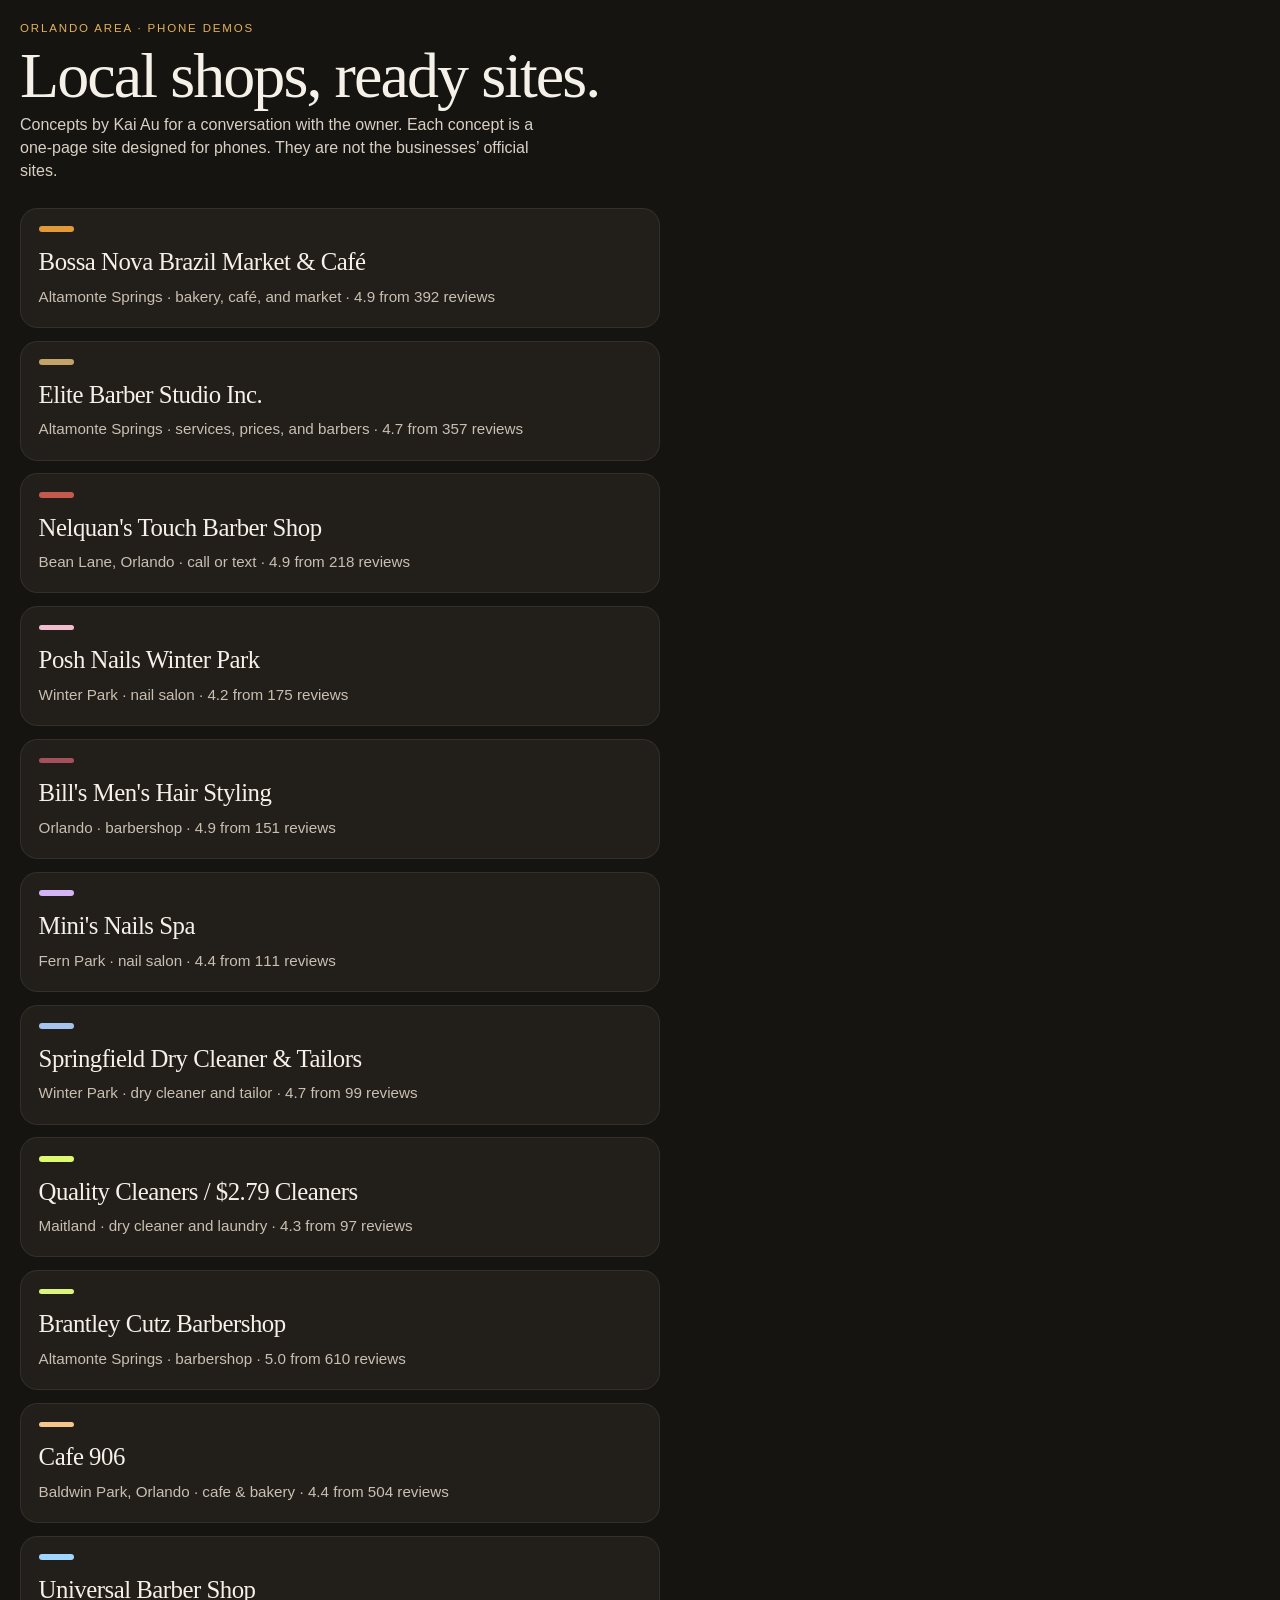
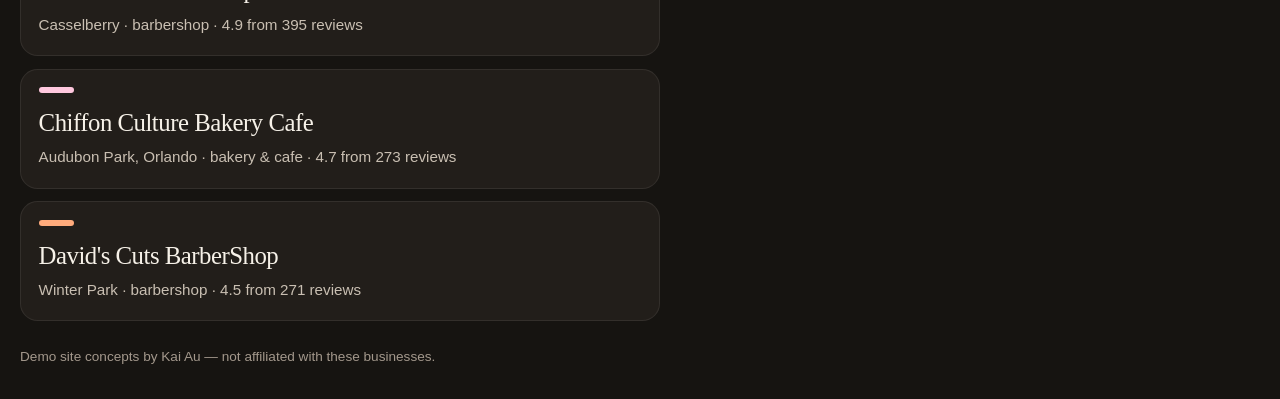
<file: index.html>
<!DOCTYPE html>
<html lang="en">
<head>
  <meta charset="utf-8">
  <meta name="viewport" content="width=device-width, initial-scale=1">
  <meta name="robots" content="noindex">
  <meta name="theme-color" content="#161411">
  <meta name="description" content="Phone-ready website concepts by Kai Au for thirteen local businesses in the Orlando area.">
  <title>Site concepts · Kai Au</title>
  <style>
    :root { color-scheme: dark; }
    * { box-sizing: border-box; }
    body {
      margin: 0;
      min-height: 100vh;
      background: #161411;
      color: #f6f1e8;
      font-family: "Iowan Old Style", Palatino, Georgia, "Liberation Serif", serif;
      line-height: 1.45;
      padding: 1.25rem 1.25rem calc(2rem + env(safe-area-inset-bottom));
    }
    a { color: inherit; }
    :focus-visible { outline: 3px solid #e1b15a; outline-offset: 3px; }
    header { max-width: 40rem; }
    .kicker {
      font-family: "Avenir Next", "Segoe UI", sans-serif;
      letter-spacing: 0.16em;
      text-transform: uppercase;
      font-size: 0.72rem;
      color: #e1b15a;
      margin: 0 0 0.6rem;
    }
    h1 {
      font-weight: 500;
      font-size: clamp(2.4rem, 11vw, 4rem);
      line-height: 0.95;
      letter-spacing: -0.03em;
      margin: 0;
    }
    .lede {
      font-family: "Avenir Next", "Segoe UI", sans-serif;
      color: #d9d0c3;
      max-width: 34rem;
    }
    main {
      display: grid;
      gap: 0.8rem;
      margin-top: 1.6rem;
      max-width: 40rem;
    }
    .card {
      display: block;
      text-decoration: none;
      background: #221e1a;
      border-radius: 1.1rem;
      padding: 1.1rem 1.1rem 1.15rem;
      border: 1px solid rgba(246, 241, 232, 0.08);
      min-height: 7.5rem;
    }
    .card:hover, .card:focus-visible { border-color: rgba(225, 177, 90, 0.7); }
    .swatch {
      width: 2.2rem;
      height: 0.35rem;
      border-radius: 99px;
      margin-bottom: 0.75rem;
    }
    .bossa { background: #e19a3a; }
    .elite { background: #c4a36a; }
    .nel { background: #c45a4e; }
    .posh-nails { background: #efbdcd; }
    .bills-mens-hair { background: #a6505c; }
    .minis-nails { background: #d3b5f5; }
    .springfield-cleaners { background: #a4c3ef; }
    .quality-cleaners { background: #dcf96f; }
    .brantley-cutz { background: #dcf37c; }
    .cafe-906 { background: #f5c58a; }
    .universal-barber { background: #9ed6ff; }
    .chiffon-culture { background: #ffc8de; }
    .davids-cuts { background: #ffab7c; }
    h2 {
      margin: 0;
      font-size: 1.55rem;
      font-weight: 500;
      letter-spacing: -0.02em;
    }
    p { margin: 0.35rem 0 0; }
    .meta {
      font-family: "Avenir Next", "Segoe UI", sans-serif;
      color: #c9bfb2;
      font-size: 0.95rem;
    }
    footer {
      max-width: 40rem;
      margin-top: 1.6rem;
      font-family: "Avenir Next", "Segoe UI", sans-serif;
      color: #a3988c;
      font-size: 0.85rem;
    }
  </style>
</head>
<body>
  <header>
    <p class="kicker">Orlando area · phone demos</p>
    <h1>Local shops, ready sites.</h1>
    <p class="lede">Concepts by Kai Au for a conversation with the owner. Each concept is a one-page site designed for phones. They are not the businesses’ official sites.</p>
  </header>
  <main>
    <a class="card" href="bossa-nova/">
      <div class="swatch bossa" aria-hidden="true"></div>
      <h2>Bossa Nova Brazil Market &amp; Café</h2>
      <p class="meta">Altamonte Springs · bakery, café, and market · 4.9 from 392 reviews</p>
    </a>
    <a class="card" href="elite-barber/">
      <div class="swatch elite" aria-hidden="true"></div>
      <h2>Elite Barber Studio Inc.</h2>
      <p class="meta">Altamonte Springs · services, prices, and barbers · 4.7 from 357 reviews</p>
    </a>
    <a class="card" href="nelquans-touch/">
      <div class="swatch nel" aria-hidden="true"></div>
      <h2>Nelquan's Touch Barber Shop</h2>
      <p class="meta">Bean Lane, Orlando · call or text · 4.9 from 218 reviews</p>
    </a>
    <a class="card" href="posh-nails/">
      <div class="swatch posh-nails" aria-hidden="true"></div>
      <h2>Posh Nails Winter Park</h2>
      <p class="meta">Winter Park · nail salon · 4.2 from 175 reviews</p>
    </a>
    <a class="card" href="bills-mens-hair/">
      <div class="swatch bills-mens-hair" aria-hidden="true"></div>
      <h2>Bill&#x27;s Men&#x27;s Hair Styling</h2>
      <p class="meta">Orlando · barbershop · 4.9 from 151 reviews</p>
    </a>
    <a class="card" href="minis-nails/">
      <div class="swatch minis-nails" aria-hidden="true"></div>
      <h2>Mini&#x27;s Nails Spa</h2>
      <p class="meta">Fern Park · nail salon · 4.4 from 111 reviews</p>
    </a>
    <a class="card" href="springfield-cleaners/">
      <div class="swatch springfield-cleaners" aria-hidden="true"></div>
      <h2>Springfield Dry Cleaner &amp; Tailors</h2>
      <p class="meta">Winter Park · dry cleaner and tailor · 4.7 from 99 reviews</p>
    </a>
    <a class="card" href="quality-cleaners/">
      <div class="swatch quality-cleaners" aria-hidden="true"></div>
      <h2>Quality Cleaners / $2.79 Cleaners</h2>
      <p class="meta">Maitland · dry cleaner and laundry · 4.3 from 97 reviews</p>
    </a>
    <a class="card" href="brantley-cutz/">
      <div class="swatch brantley-cutz" aria-hidden="true"></div>
      <h2>Brantley Cutz Barbershop</h2>
      <p class="meta">Altamonte Springs · barbershop · 5.0 from 610 reviews</p>
    </a>
    <a class="card" href="cafe-906/">
      <div class="swatch cafe-906" aria-hidden="true"></div>
      <h2>Cafe 906</h2>
      <p class="meta">Baldwin Park, Orlando · cafe &amp; bakery · 4.4 from 504 reviews</p>
    </a>
    <a class="card" href="universal-barber/">
      <div class="swatch universal-barber" aria-hidden="true"></div>
      <h2>Universal Barber Shop</h2>
      <p class="meta">Casselberry · barbershop · 4.9 from 395 reviews</p>
    </a>
    <a class="card" href="chiffon-culture/">
      <div class="swatch chiffon-culture" aria-hidden="true"></div>
      <h2>Chiffon Culture Bakery Cafe</h2>
      <p class="meta">Audubon Park, Orlando · bakery &amp; cafe · 4.7 from 273 reviews</p>
    </a>
    <a class="card" href="davids-cuts/">
      <div class="swatch davids-cuts" aria-hidden="true"></div>
      <h2>David&#x27;s Cuts BarberShop</h2>
      <p class="meta">Winter Park · barbershop · 4.5 from 271 reviews</p>
    </a>
  </main>
  <footer>
    <p>Demo site concepts by Kai Au — not affiliated with these businesses.</p>
  </footer>
</body>
</html>
</file>
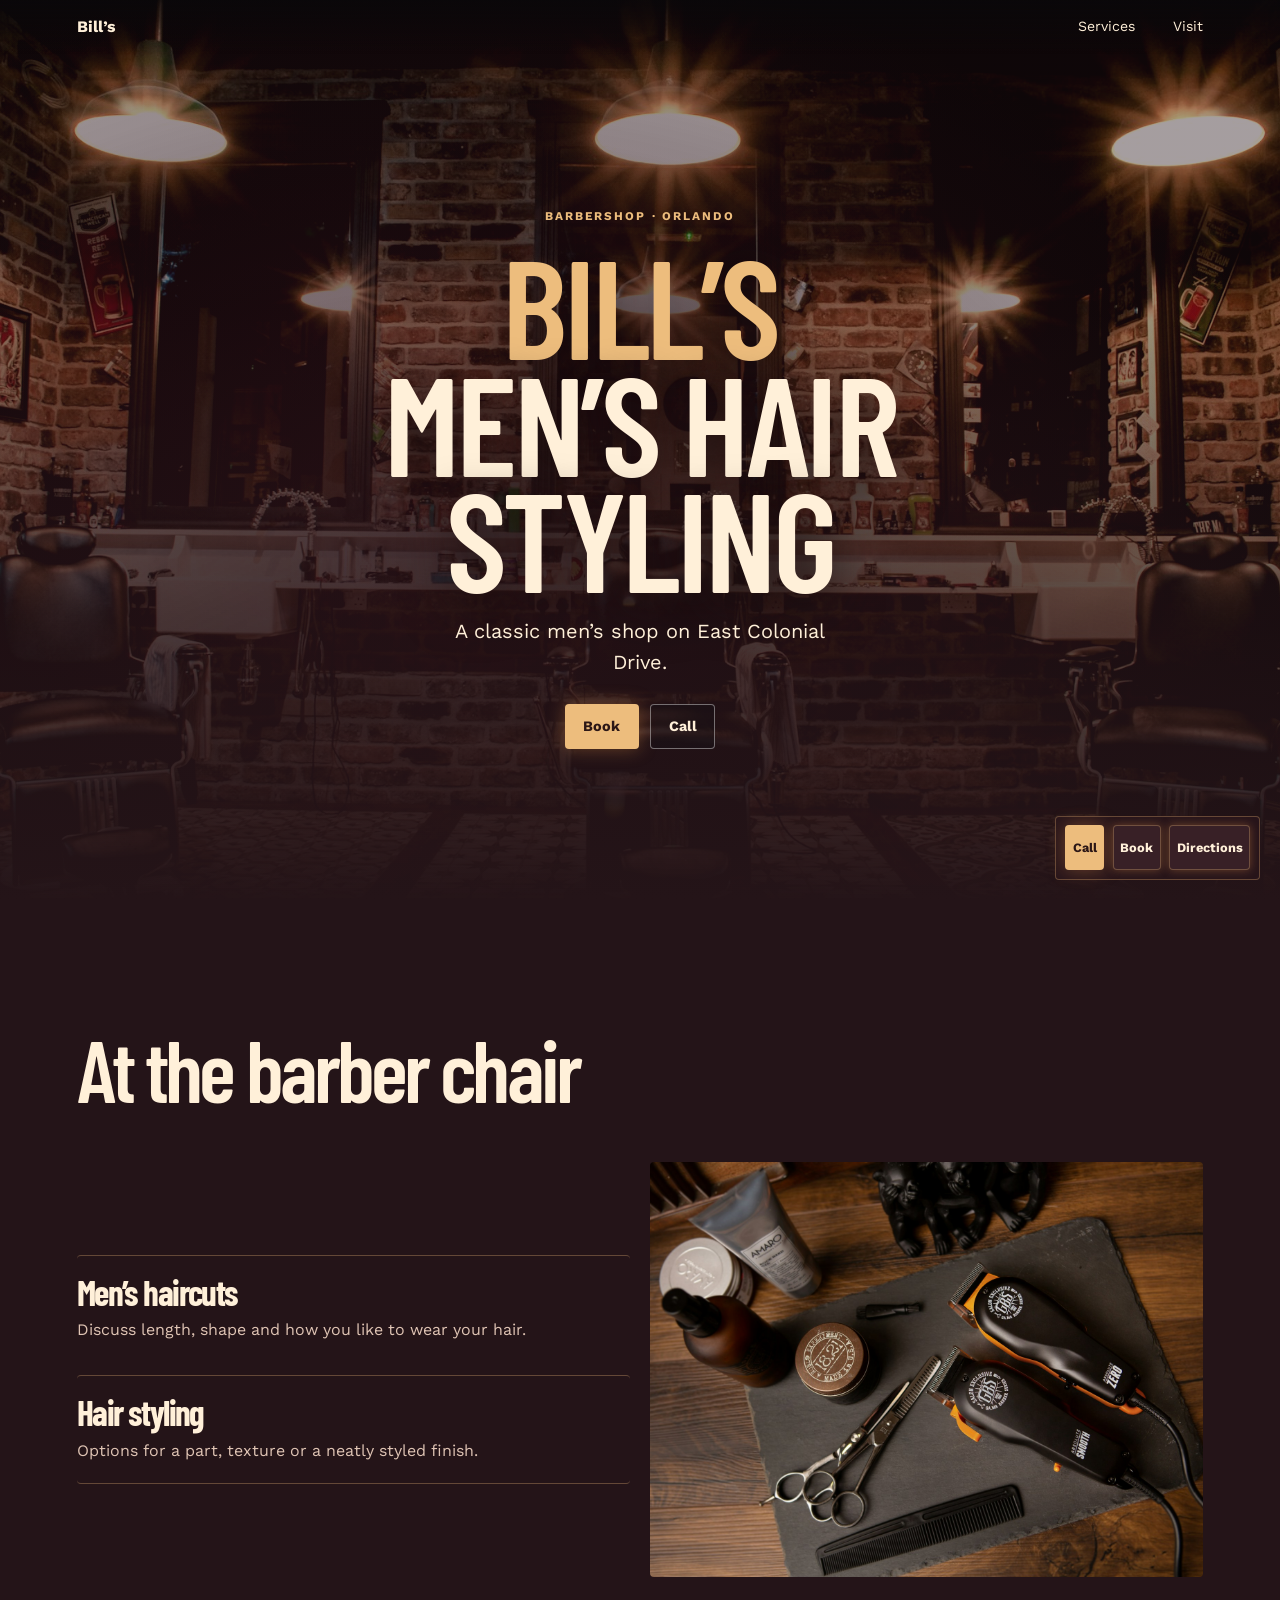
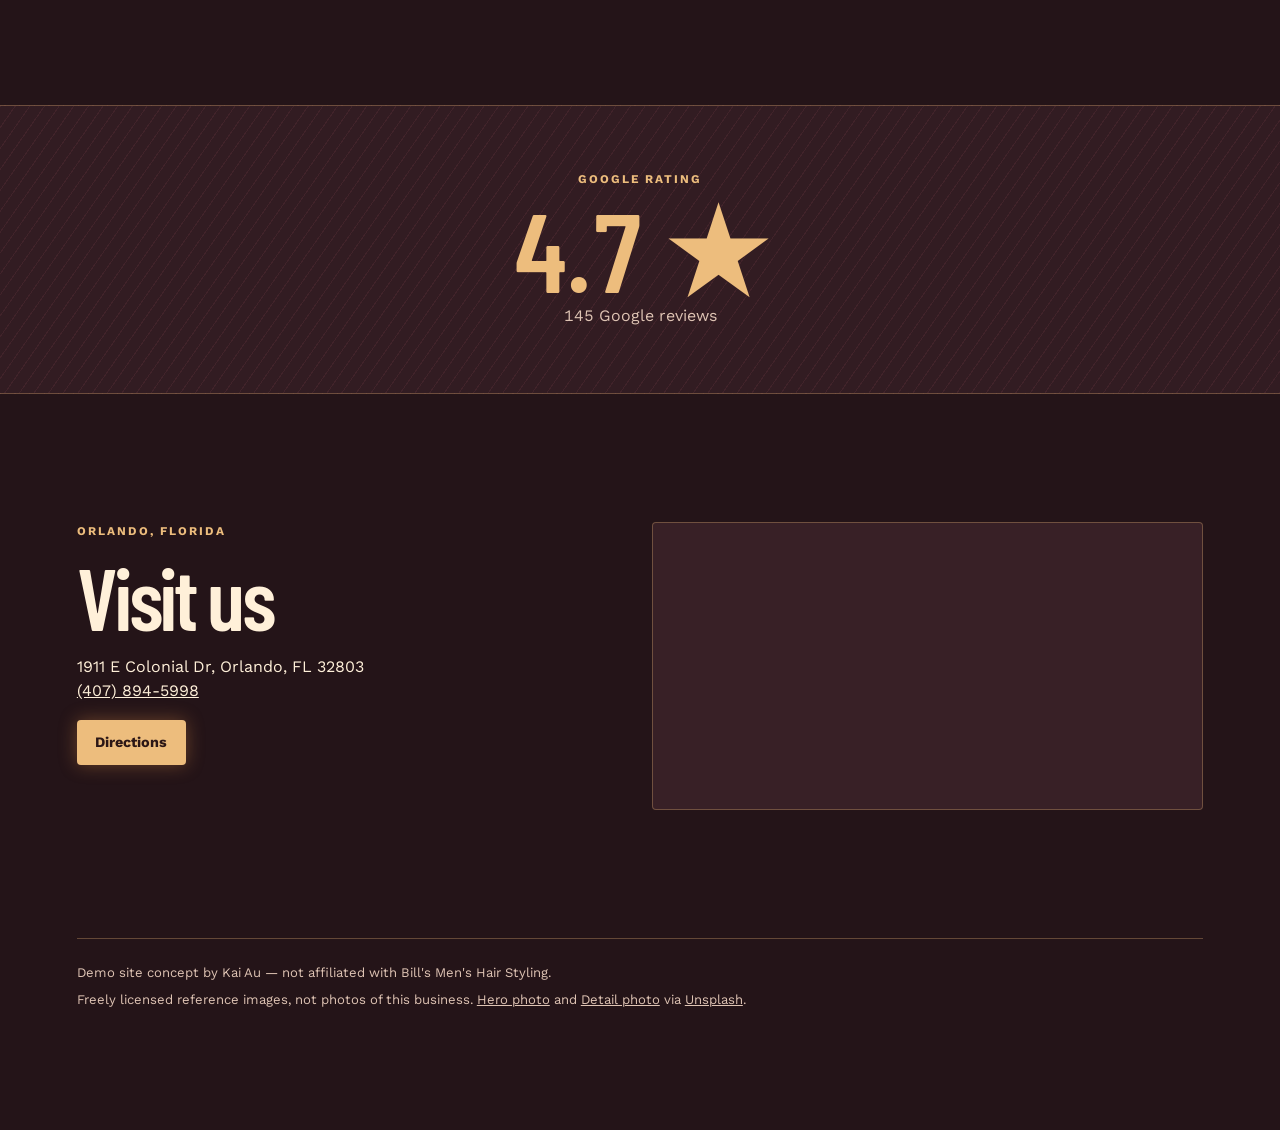
<file: bills-mens-hair/index.html>
<!DOCTYPE html>
<html lang="en">
<head>
  <meta charset="utf-8">
  <meta name="viewport" content="width=device-width, initial-scale=1, viewport-fit=cover">
  <meta name="robots" content="noindex">
  <meta name="theme-color" content="#241418">
  <meta name="description" content="Demo concept for Bill&#x27;s Men&#x27;s Hair Styling, barbershop in Orlando, Florida.">
  <title>Bill&#x27;s Men&#x27;s Hair Styling · Orlando</title>
  <link rel="icon" href="data:,">
  <link rel="preconnect" href="https://fonts.googleapis.com">
  <link rel="preconnect" href="https://fonts.gstatic.com" crossorigin>
  <link rel="stylesheet" href="https://fonts.googleapis.com/css2?family=Barlow+Condensed:wght@700&amp;family=Work+Sans:wght@400;500;700&amp;display=swap">
  <link rel="stylesheet" href="../assets/demo.css">
  <link rel="stylesheet" href="styles.css">
  <script src="../assets/demo.js" defer></script>
  <!-- Freely licensed reference photos, not photos of this business.
    img/hero.jpg — Unsplash License — https://images.unsplash.com/photo-1585747860715-2ba37e788b70
    img/detail.jpg — Unsplash License — https://images.unsplash.com/photo-1621605815971-fbc98d665033
  -->
</head>
<body>
  <a class="skip" href="#content">Skip to content</a>
  <header class="top">
    <a class="brand" href="#title">Bill’s</a>
    <nav aria-label="On this page">
      <a href="#services">Services</a>
      <a href="#visit">Visit</a>
    </nav>
  </header>

  <main id="content" tabindex="-1">
    <section class="hero" aria-labelledby="title">
      <div class="hero-media"><img src="img/hero.jpg" width="1800" height="1196" fetchpriority="high" alt="A row of barber chairs under warm lights. Reference photo, not a photo of this business."></div>
      <div class="hero-copy">
        <p class="eyebrow" data-intro>Barbershop · Orlando</p>
        <h1 id="title">
            <span data-intro style="--step: 1">Bill’s</span>
            <span data-intro style="--step: 2">Men’s Hair</span>
            <span data-intro style="--step: 3">Styling</span>
        </h1>
        <p class="lede" data-intro style="--step: 4">A classic men’s shop on East Colonial Drive.</p>
        <div class="actions" data-intro style="--step: 5">
          <a class="button primary" href="https://www.appointmentquest.com/scheduler/2050089321" target="_blank" rel="noopener noreferrer">Book</a>
          <a class="button secondary" href="tel:+14078945998">Call</a>
        </div>
      </div>
    </section>

    <section class="section wrap" id="services" aria-labelledby="services-title">
      <h2 class="section-heading" id="services-title" data-reveal>At the barber chair</h2>
      <div class="services">
        <ul class="service-list">
            <li class="service" data-reveal style="--delay: 0ms">
              <h3>Men’s haircuts</h3>
              <p>Discuss length, shape and how you like to wear your hair.</p>
            </li>
            <li class="service" data-reveal style="--delay: 100ms">
              <h3>Hair styling</h3>
              <p>Options for a part, texture or a neatly styled finish.</p>
            </li>
        </ul>
        <figure class="detail-photo" data-reveal><img src="img/detail.jpg" width="1800" height="1200" loading="lazy" decoding="async" alt="Clippers, combs and shears on a work surface. Reference photo, not a photo of this business."></figure>
      </div>
    </section>

    <section class="rating" aria-labelledby="rating-title">
      <div data-reveal>
        <p class="eyebrow" id="rating-title">Google rating</p>
        <div aria-hidden="true">
          <p class="score"><span data-count>4.9</span><span> ★</span></p>
          <p class="reviews"><span data-count>151</span> Google reviews</p>
        </div>
        <p class="sr-only">4.9 out of 5 from 151 Google reviews</p>
      </div>
    </section>

    <section class="section wrap visit" id="visit" aria-labelledby="visit-title">
      <div data-reveal>
        <p class="eyebrow">Orlando, Florida</p>
        <h2 id="visit-title">Visit us</h2>
        <address>1911 E Colonial Dr, Orlando, FL 32803<br>
          <a href="tel:+14078945998">(407) 894-5998</a>
        </address>
        <a class="button primary" href="https://www.google.com/maps/dir/?api=1&amp;destination=1911%20E%20Colonial%20Dr%2C%20Orlando%2C%20FL%2032803" target="_blank" rel="noopener noreferrer">Directions</a>
      </div>
      <iframe class="map" title="Map to Bill&#x27;s Men&#x27;s Hair Styling in Orlando" loading="lazy"
        referrerpolicy="no-referrer-when-downgrade"
        src="https://maps.google.com/maps?q=1911%20E%20Colonial%20Dr%2C%20Orlando%2C%20FL%2032803&amp;hl=en&amp;z=16&amp;output=embed"></iframe>
    </section>
  </main>

  <footer class="wrap">
    <p>Demo site concept by Kai Au — not affiliated with Bill&#x27;s Men&#x27;s Hair Styling.</p>
    <p>Freely licensed reference images, not photos of this business. <a href="https://images.unsplash.com/photo-1585747860715-2ba37e788b70">Hero photo</a> and <a href="https://images.unsplash.com/photo-1621605815971-fbc98d665033">Detail photo</a> via <a href="https://unsplash.com/license">Unsplash</a>.</p>
  </footer>

  <nav class="sticky" aria-label="Contact and directions">
    <a class="button primary" href="tel:+14078945998">Call</a>
    <a class="button secondary" href="https://www.appointmentquest.com/scheduler/2050089321" target="_blank" rel="noopener noreferrer">Book</a>
    <a class="button secondary" href="https://www.google.com/maps/dir/?api=1&amp;destination=1911%20E%20Colonial%20Dr%2C%20Orlando%2C%20FL%2032803" target="_blank" rel="noopener noreferrer">Directions</a>
  </nav>
</body>
</html>
</file>
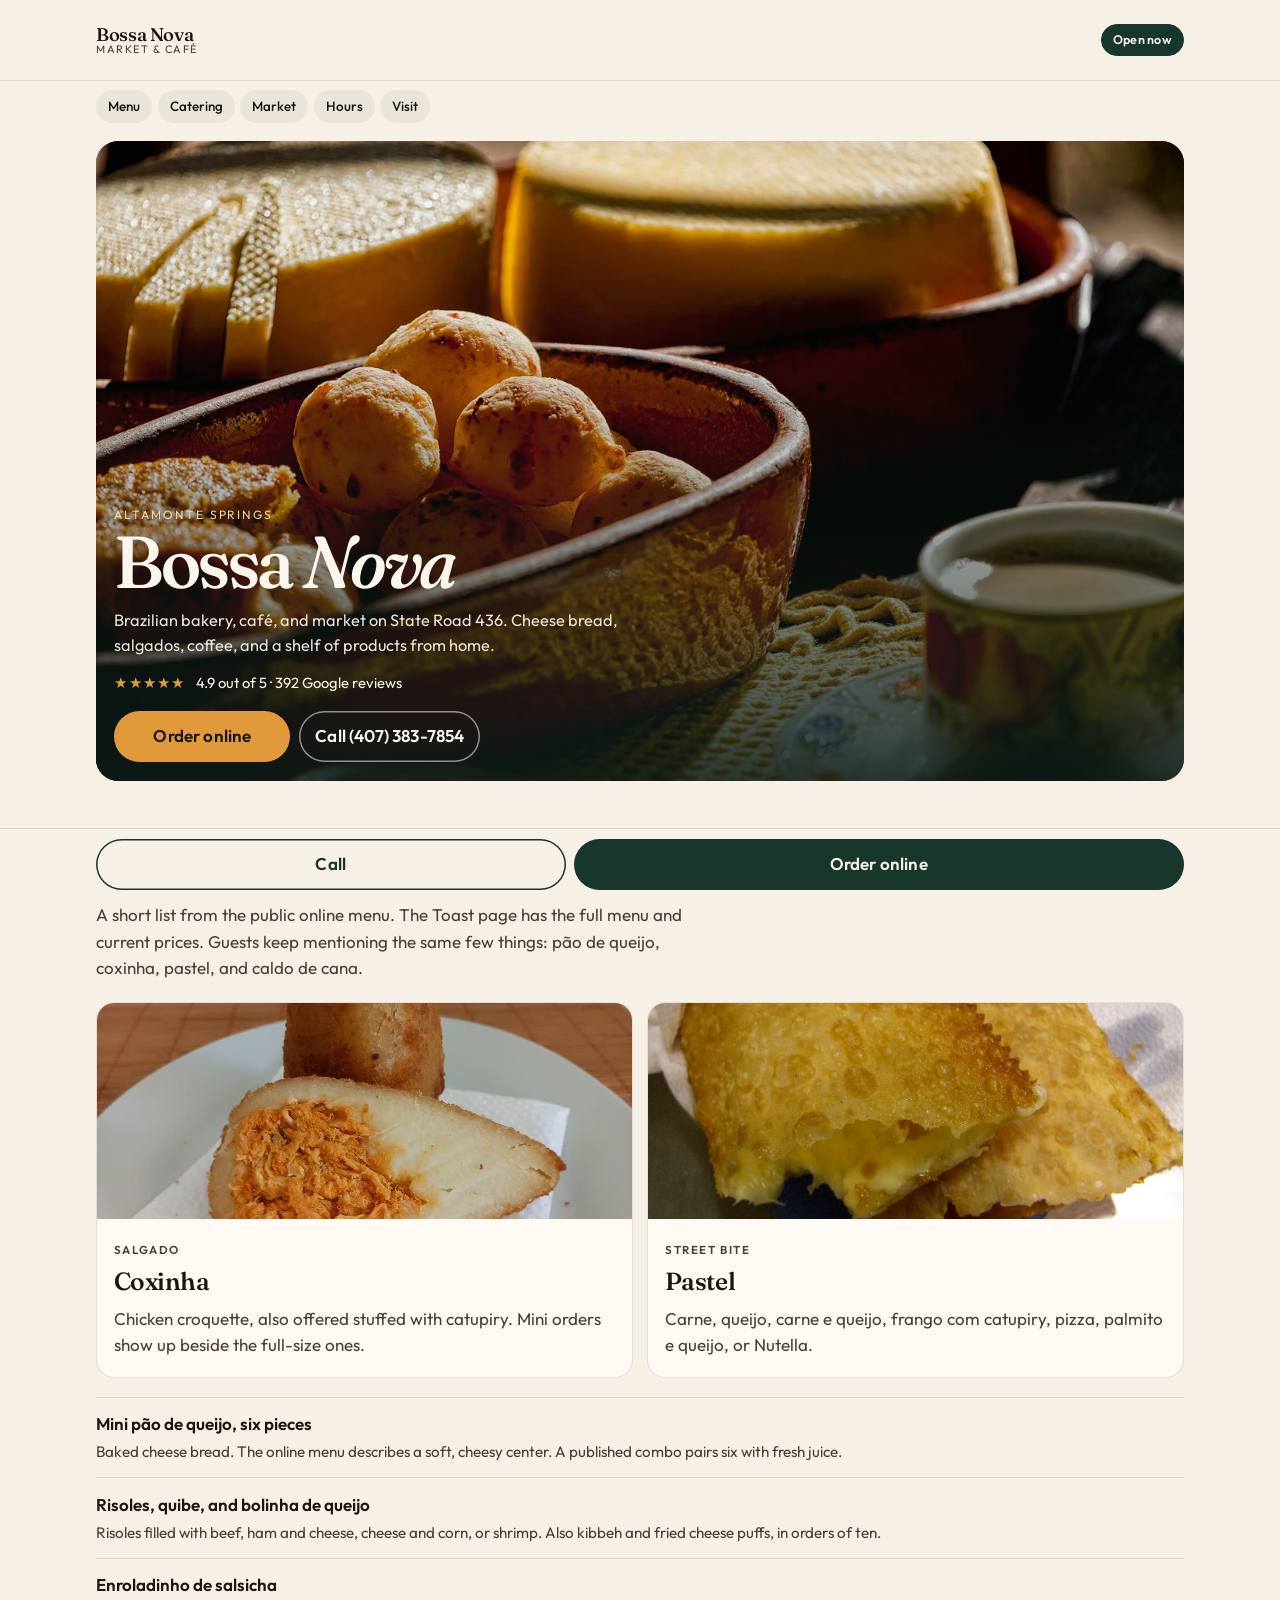
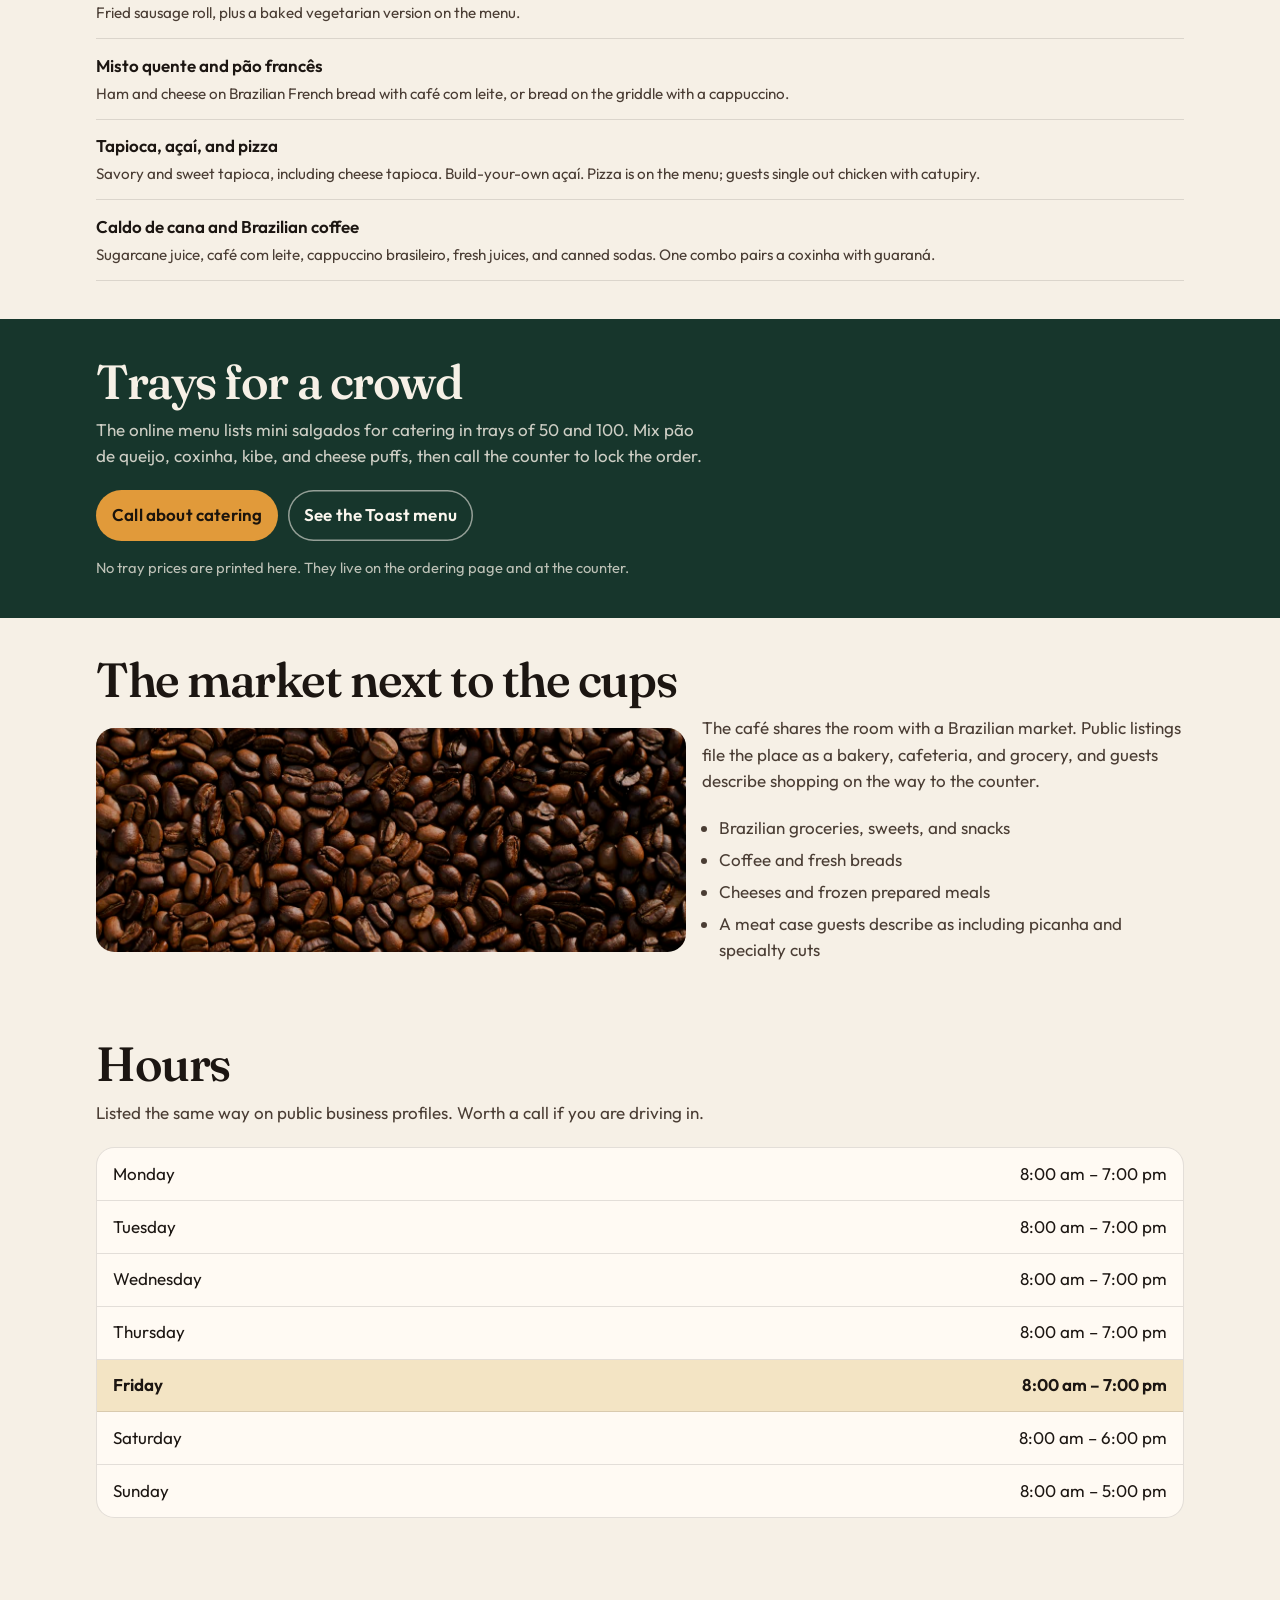
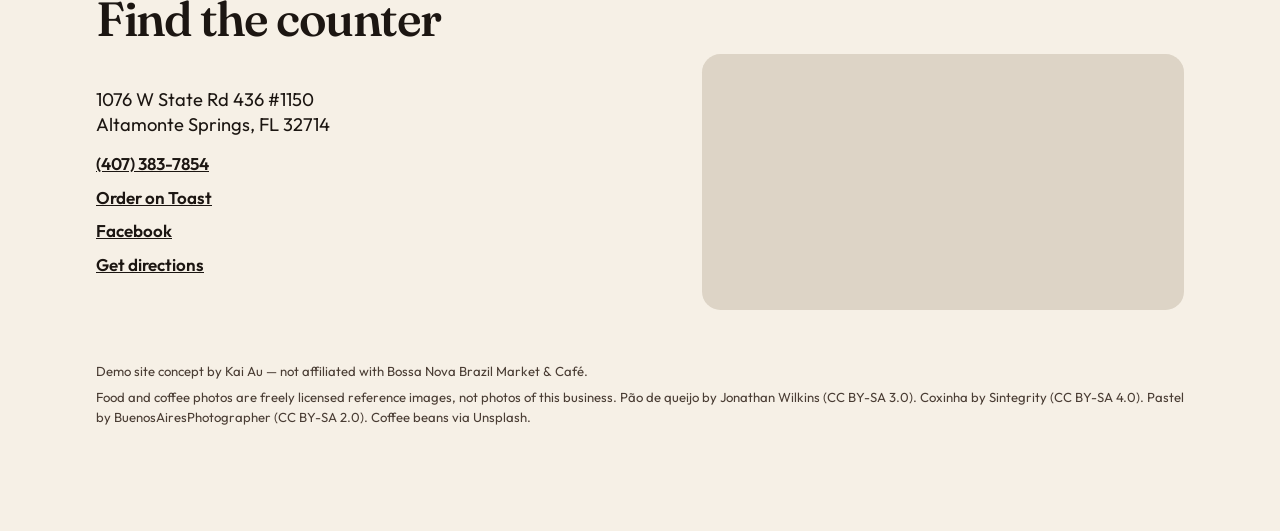
<file: bossa-nova/index.html>
<!DOCTYPE html>
<html lang="en">
<head>
  <meta charset="utf-8">
  <meta name="viewport" content="width=device-width, initial-scale=1">
  <meta name="robots" content="noindex">
  <meta name="theme-color" content="#17362c">
  <meta name="description" content="Demo concept for Bossa Nova Brazil Market &amp; Café in Altamonte Springs — bakery, café, and Brazilian market.">
  <title>Bossa Nova Brazil Market &amp; Café · Altamonte Springs</title>
  <link rel="icon" href="data:image/svg+xml,%3Csvg xmlns='http://www.w3.org/2000/svg' viewBox='0 0 32 32'%3E%3Crect width='32' height='32' rx='8' fill='%2317362c'/%3E%3Ccircle cx='16' cy='16' r='5' fill='%23e19a3a'/%3E%3C/svg%3E">
  <link rel="preconnect" href="https://fonts.googleapis.com">
  <link rel="preconnect" href="https://fonts.gstatic.com" crossorigin>
  <link href="https://fonts.googleapis.com/css2?family=Fraunces:ital,opsz,wght@0,9..144,560;1,9..144,500&family=Outfit:wght@400;500;600&display=swap" rel="stylesheet">
  <link rel="stylesheet" href="styles.css">
  <!--
    Reference photos, not pictures of this business:
    - img/pao-de-queijo.jpg — "Pão de Queijo - cheese bread" by Jonathan Wilkins, CC BY-SA 3.0
      https://commons.wikimedia.org/wiki/File:P%C3%A3o_de_Queijo_-_cheese_bread.jpg
    - img/coxinha.jpg — "Coxinha - iguaria brasileira 02" by Sintegrity, CC BY-SA 4.0
      https://commons.wikimedia.org/wiki/File:Coxinha_-_iguaria_brasileira_02.jpg
    - img/pastel.jpg — "Brazilian pastel" by BuenosAiresPhotographer, CC BY-SA 2.0
      https://commons.wikimedia.org/wiki/File:Brazilian_pastel.jpg
    - img/coffee-beans.jpg — Unsplash photo-1447933601403-0c6688de566e, Unsplash License
      https://unsplash.com/photos/1447933601403
  -->
</head>
<body>
  <a class="skip" href="#content">Skip to content</a>
  <header class="top">
    <a class="brand" href="#content">
      <strong>Bossa Nova</strong>
      <span>Market &amp; Café</span>
    </a>
    <p class="pill" id="open-state">See hours</p>
  </header>
  <nav class="nav" aria-label="On this page">
    <a href="#menu">Menu</a>
    <a href="#catering">Catering</a>
    <a href="#market">Market</a>
    <a href="#hours">Hours</a>
    <a href="#visit">Visit</a>
  </nav>

  <main id="content">
    <section class="hero" aria-labelledby="title">
      <div class="hero-photo">
        <img src="img/pao-de-queijo.jpg" width="1400" height="934" alt="Pão de queijo, cheese, and coffee. A reference photo, not taken at the café.">
        <div class="hero-copy">
          <p class="kicker">Altamonte Springs</p>
          <h1 id="title">Bossa <em>Nova</em></h1>
          <p class="lede">Brazilian bakery, café, and market on State Road 436. Cheese bread, salgados, coffee, and a shelf of products from home.</p>
          <p class="rating">
            <span class="stars" aria-hidden="true">★★★★★</span>
            <span>4.9 out of 5 · 392 Google reviews</span>
          </p>
          <div class="hero-actions">
            <a class="btn btn-primary" href="https://bossanovabrazil.toast.site/order" target="_blank" rel="noopener noreferrer">Order online</a>
            <a class="btn btn-ghost" href="tel:+14073837854">Call (407) 383-7854</a>
          </div>
        </div>
      </div>
    </section>

    <section class="section" id="menu" aria-labelledby="menu-title">
      <h2 id="menu-title">From the counter</h2>
      <p class="intro">A short list from the public online menu. The Toast page has the full menu and current prices. Guests keep mentioning the same few things: pão de queijo, coxinha, pastel, and caldo de cana.</p>
      <div class="feature-grid">
        <article class="card">
          <img src="img/coxinha.jpg" width="900" height="1200" alt="A coxinha, one whole and one cut open to show shredded chicken. Reference photo, not the café.">
          <div class="card-body">
            <p class="tag">Salgado</p>
            <h3>Coxinha</h3>
            <p>Chicken croquette, also offered stuffed with catupiry. Mini orders show up beside the full-size ones.</p>
          </div>
        </article>
        <article class="card">
          <img src="img/pastel.jpg" width="1200" height="900" alt="A Brazilian cheese pastel on a paper napkin. Reference photo, not the café.">
          <div class="card-body">
            <p class="tag">Street bite</p>
            <h3>Pastel</h3>
            <p>Carne, queijo, carne e queijo, frango com catupiry, pizza, palmito e queijo, or Nutella.</p>
          </div>
        </article>
      </div>
      <ul class="menu-list">
        <li>
          <strong>Mini pão de queijo, six pieces</strong>
          <span>Baked cheese bread. The online menu describes a soft, cheesy center. A published combo pairs six with fresh juice.</span>
        </li>
        <li>
          <strong>Risoles, quibe, and bolinha de queijo</strong>
          <span>Risoles filled with beef, ham and cheese, cheese and corn, or shrimp. Also kibbeh and fried cheese puffs, in orders of ten.</span>
        </li>
        <li>
          <strong>Enroladinho de salsicha</strong>
          <span>Fried sausage roll, plus a baked vegetarian version on the menu.</span>
        </li>
        <li>
          <strong>Misto quente and pão francês</strong>
          <span>Ham and cheese on Brazilian French bread with café com leite, or bread on the griddle with a cappuccino.</span>
        </li>
        <li>
          <strong>Tapioca, açaí, and pizza</strong>
          <span>Savory and sweet tapioca, including cheese tapioca. Build-your-own açaí. Pizza is on the menu; guests single out chicken with catupiry.</span>
        </li>
        <li>
          <strong>Caldo de cana and Brazilian coffee</strong>
          <span>Sugarcane juice, café com leite, cappuccino brasileiro, fresh juices, and canned sodas. One combo pairs a coxinha with guaraná.</span>
        </li>
      </ul>
    </section>

    <section class="section band" id="catering" aria-labelledby="catering-title">
      <h2 id="catering-title">Trays for a crowd</h2>
      <p class="intro">The online menu lists mini salgados for catering in trays of 50 and 100. Mix pão de queijo, coxinha, kibe, and cheese puffs, then call the counter to lock the order.</p>
      <div class="band-actions">
        <a class="btn btn-primary" href="tel:+14073837854">Call about catering</a>
        <a class="btn btn-ghost" href="https://bossanovabrazil.toast.site/order" target="_blank" rel="noopener noreferrer">See the Toast menu</a>
      </div>
      <p class="note">No tray prices are printed here. They live on the ordering page and at the counter.</p>
    </section>

    <section class="section" id="market" aria-labelledby="market-title">
      <h2 id="market-title">The market next to the cups</h2>
      <div class="market">
        <img src="img/coffee-beans.jpg" width="1200" height="916" alt="Roasted coffee beans. A reference photo, not the shop’s inventory.">
        <div>
          <p class="intro">The café shares the room with a Brazilian market. Public listings file the place as a bakery, cafeteria, and grocery, and guests describe shopping on the way to the counter.</p>
          <ul>
            <li>Brazilian groceries, sweets, and snacks</li>
            <li>Coffee and fresh breads</li>
            <li>Cheeses and frozen prepared meals</li>
            <li>A meat case guests describe as including picanha and specialty cuts</li>
          </ul>
        </div>
      </div>
    </section>

    <section class="section" id="hours" aria-labelledby="hours-title">
      <h2 id="hours-title">Hours</h2>
      <p class="intro">Listed the same way on public business profiles. Worth a call if you are driving in.</p>
      <ul class="hours">
        <li data-day="1"><span>Monday</span><span>8:00 am – 7:00 pm</span></li>
        <li data-day="2"><span>Tuesday</span><span>8:00 am – 7:00 pm</span></li>
        <li data-day="3"><span>Wednesday</span><span>8:00 am – 7:00 pm</span></li>
        <li data-day="4"><span>Thursday</span><span>8:00 am – 7:00 pm</span></li>
        <li data-day="5"><span>Friday</span><span>8:00 am – 7:00 pm</span></li>
        <li data-day="6"><span>Saturday</span><span>8:00 am – 6:00 pm</span></li>
        <li data-day="0"><span>Sunday</span><span>8:00 am – 5:00 pm</span></li>
      </ul>
    </section>

    <section class="section" id="visit" aria-labelledby="visit-title">
      <h2 id="visit-title">Find the counter</h2>
      <div class="visit-grid">
        <div>
          <address class="address">
            1076 W State Rd 436 #1150<br>
            Altamonte Springs, FL 32714
          </address>
          <div class="contact-links">
            <a href="tel:+14073837854">(407) 383-7854</a>
            <a href="https://bossanovabrazil.toast.site/order" target="_blank" rel="noopener noreferrer">Order on Toast</a>
            <a href="https://www.facebook.com/685400897983133" target="_blank" rel="noopener noreferrer">Facebook</a>
            <a href="https://www.google.com/maps/dir/?api=1&amp;destination=1076%20W%20State%20Rd%20436%20%231150%2C%20Altamonte%20Springs%2C%20FL%2032714" target="_blank" rel="noopener noreferrer">Get directions</a>
          </div>
        </div>
        <iframe class="map" title="Map to Bossa Nova Brazil Market and Café, 1076 W State Rd 436, Altamonte Springs" loading="lazy" referrerpolicy="no-referrer-when-downgrade" src="https://maps.google.com/maps?q=1076%20W%20State%20Rd%20436%20%231150%2C%20Altamonte%20Springs%2C%20FL%2032714&amp;hl=en&amp;z=16&amp;output=embed"></iframe>
      </div>
    </section>
  </main>

  <footer class="site-footer">
    <p>Demo site concept by Kai Au — not affiliated with Bossa Nova Brazil Market &amp; Café.</p>
    <p>Food and coffee photos are freely licensed reference images, not photos of this business. Pão de queijo by Jonathan Wilkins (CC BY-SA 3.0). Coxinha by Sintegrity (CC BY-SA 4.0). Pastel by BuenosAiresPhotographer (CC BY-SA 2.0). Coffee beans via Unsplash.</p>
  </footer>

  <div class="bar" role="navigation" aria-label="Order or call">
    <a class="btn btn-line" href="tel:+14073837854">Call</a>
    <a class="btn btn-ink" href="https://bossanovabrazil.toast.site/order" target="_blank" rel="noopener noreferrer">Order online</a>
  </div>

  <script>
    (function () {
      var schedule = {
        0: [8, 0, 17, 0],
        1: [8, 0, 19, 0],
        2: [8, 0, 19, 0],
        3: [8, 0, 19, 0],
        4: [8, 0, 19, 0],
        5: [8, 0, 19, 0],
        6: [8, 0, 18, 0]
      };
      var parts = new Intl.DateTimeFormat("en-US", {
        timeZone: "America/New_York",
        weekday: "short",
        hour: "2-digit",
        minute: "2-digit",
        hourCycle: "h23"
      }).formatToParts(new Date());
      var map = {};
      parts.forEach(function (p) { if (p.type !== "literal") map[p.type] = p.value; });
      var days = { Sun: 0, Mon: 1, Tue: 2, Wed: 3, Thu: 4, Fri: 5, Sat: 6 };
      var day = days[map.weekday];
      var mins = parseInt(map.hour, 10) * 60 + parseInt(map.minute, 10);
      var row = document.querySelector('[data-day="' + day + '"]');
      if (row) row.classList.add("is-today");
      var el = document.getElementById("open-state");
      var span = schedule[day];
      var open = !!(span && mins >= span[0] * 60 + span[1] && mins < span[2] * 60 + span[3]);
      el.textContent = open ? "Open now" : "Closed now";
      el.classList.add(open ? "is-open" : "is-closed");
    })();
  </script>
</body>
</html>
</file>
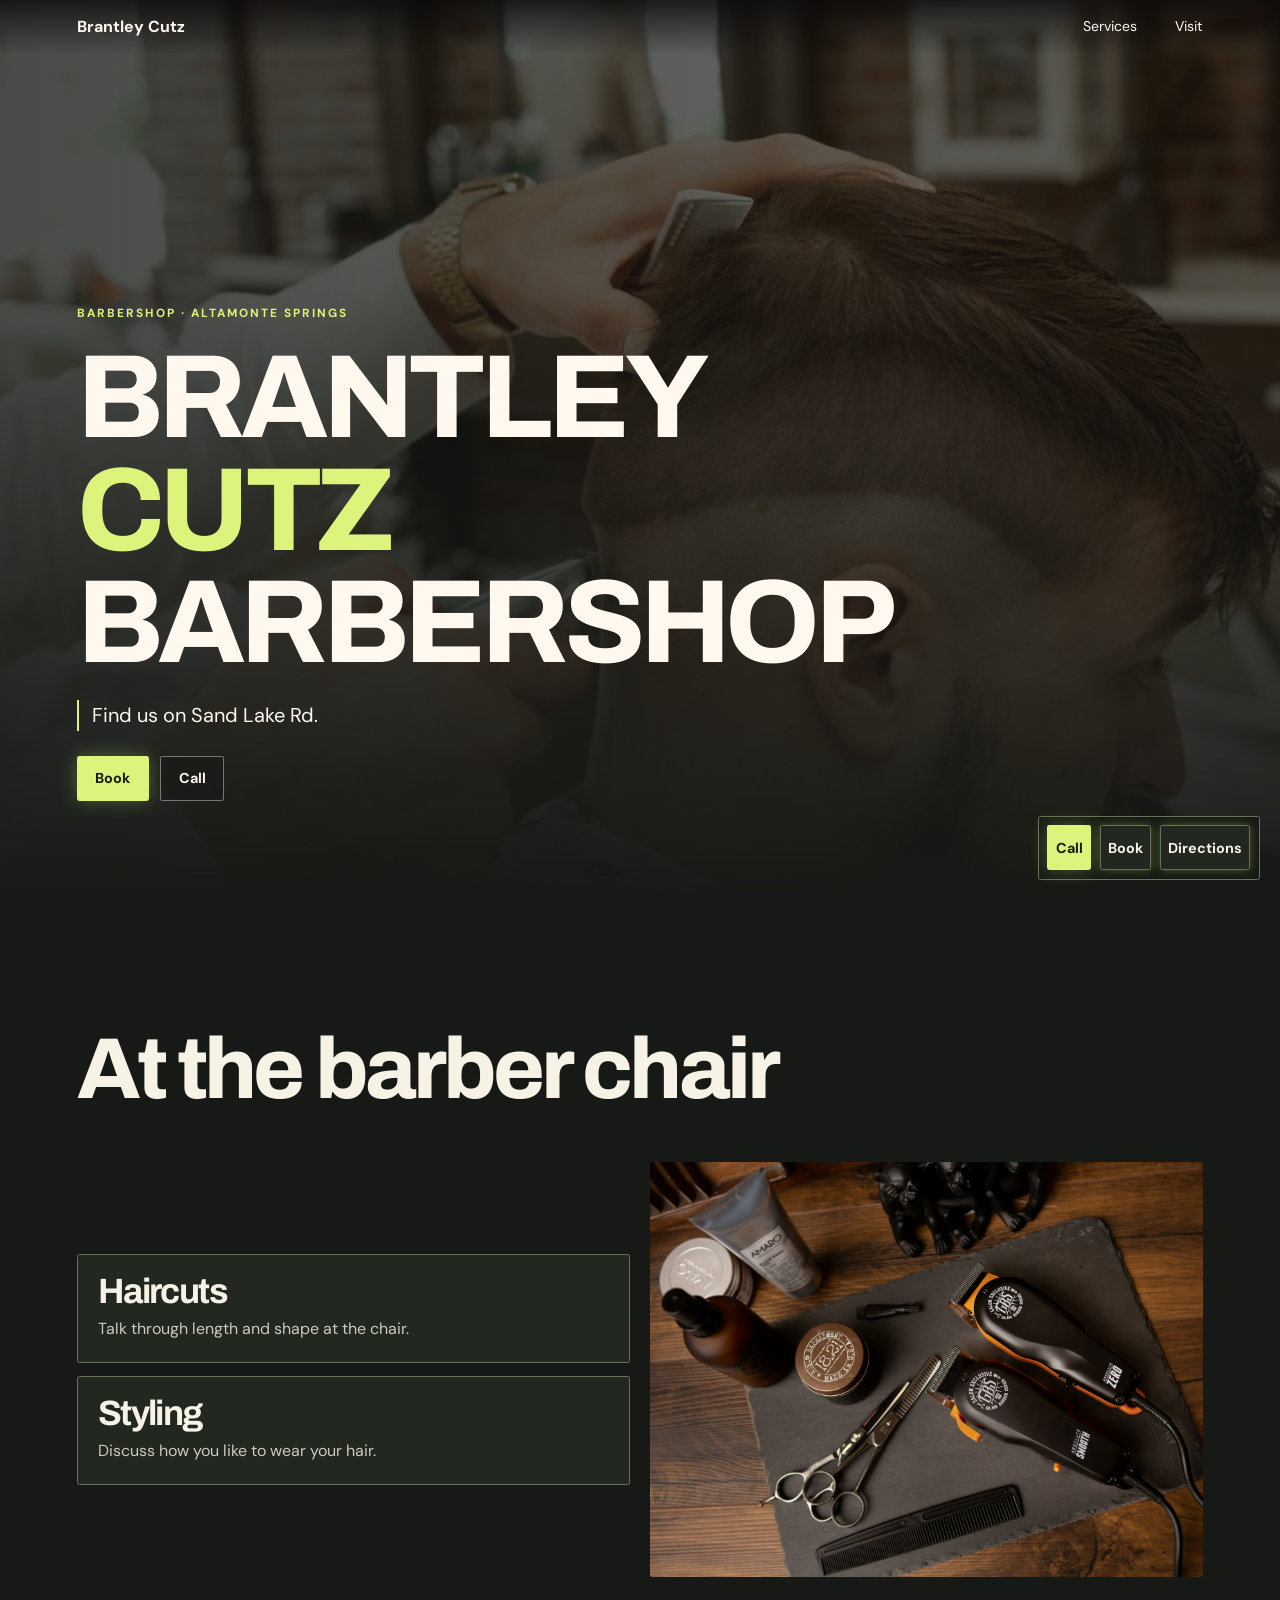
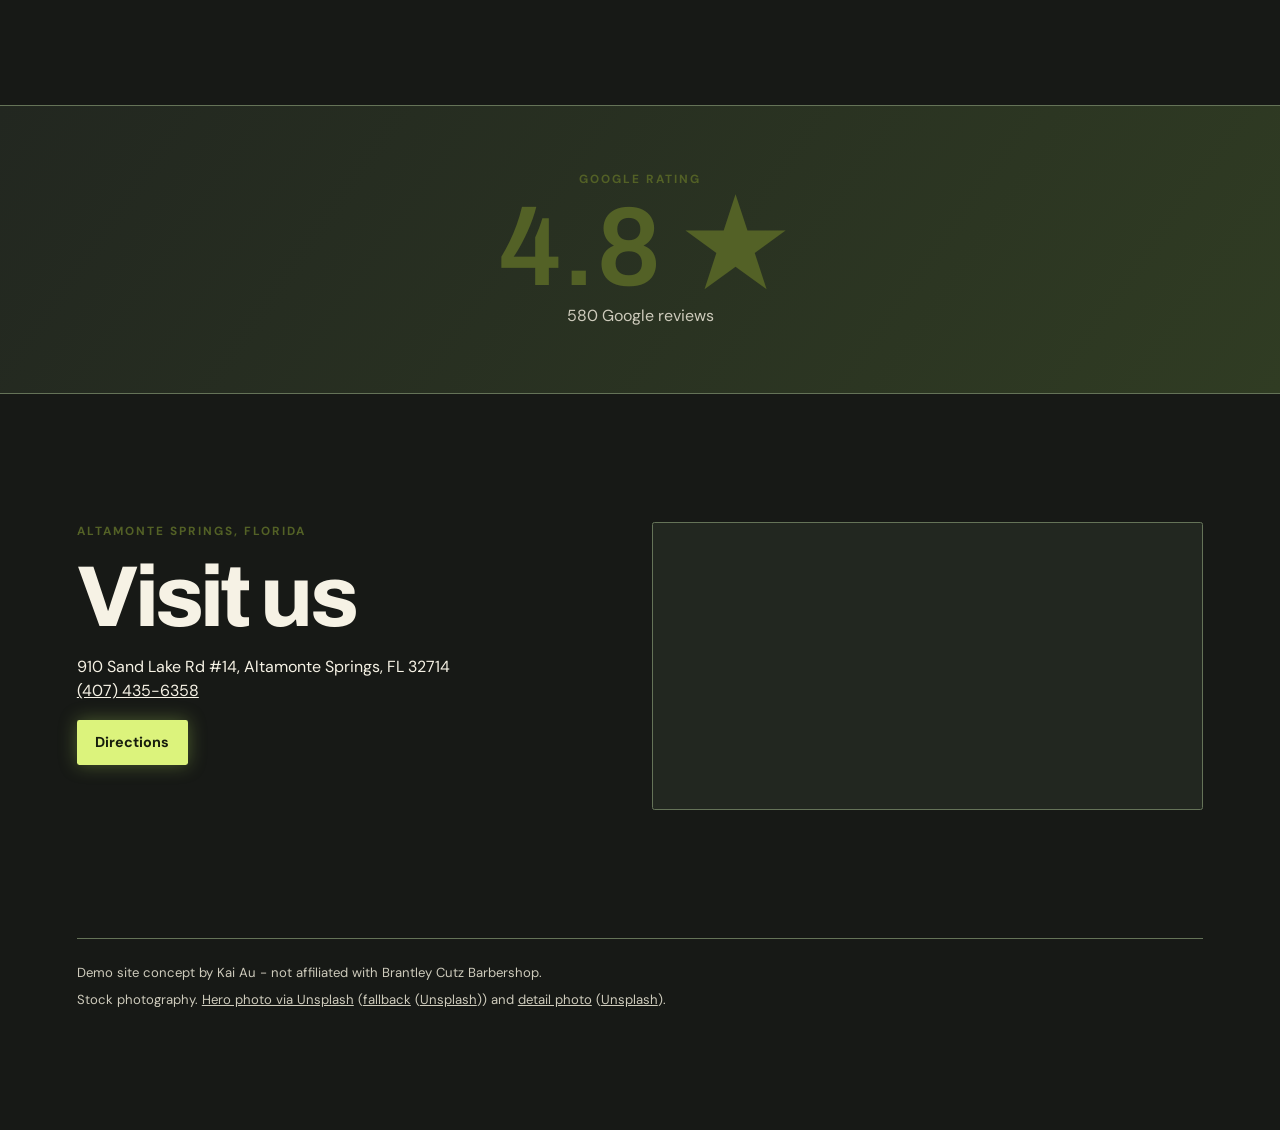
<file: brantley-cutz/index.html>
<!DOCTYPE html>
<html lang="en">
<head>
  <meta charset="utf-8">
  <meta name="viewport" content="width=device-width, initial-scale=1, viewport-fit=cover">
  <meta name="robots" content="noindex">
  <meta name="theme-color" content="#171916">
  <meta name="description" content="Demo concept for Brantley Cutz Barbershop, barbershop in Altamonte Springs, Florida.">
  <title>Brantley Cutz Barbershop · Altamonte Springs</title>
  <link rel="icon" href="data:,">
  <link rel="preconnect" href="https://fonts.googleapis.com">
  <link rel="preconnect" href="https://fonts.gstatic.com" crossorigin>
  <link rel="stylesheet" href="https://fonts.googleapis.com/css2?family=Archivo:wght@750&amp;family=DM+Sans:wght@400;700&amp;display=swap">
  <link rel="stylesheet" href="../assets/demo.css">
  <link rel="stylesheet" href="styles.css">
  <script src="../assets/demo.js" defer></script>
  <!-- Reference photos. Sources and licenses:
    Hero — Unsplash License — https://unsplash.com/photos/a-barber-is-cutting-a-clients-hair-RxEjW5oADRk
    Hero fallback — Unsplash — https://images.unsplash.com/photo-1593702275687-f8b402bf1fb5 — https://unsplash.com/license
    Detail — Unsplash — https://images.unsplash.com/photo-1621605815971-fbc98d665033 — https://unsplash.com/license
  -->
</head>
<body>
  <a class="skip" href="#content">Skip to content</a>
  <header class="top">
    <a class="brand" href="#title">Brantley Cutz</a>
    <nav aria-label="On this page">
      <a href="#services">Services</a>
      <a href="#visit">Visit</a>
    </nav>
  </header>

  <main id="content" tabindex="-1">
    <section class="hero" aria-labelledby="title">
      <div class="hero-media"><img src="https://images.unsplash.com/photo-1747832910187-f27508ac4c60?auto=format&amp;fit=max&amp;w=1800&amp;q=82" width="1400" height="934" fetchpriority="high" alt="A barber cutting hair in green and gold light. Reference photo." onerror="this.onerror=null; this.alt=&#x27;A barber lining up a fade with clippers. Reference photo.&#x27;; this.src=&#x27;../nelquans-touch/img/fade.jpg&#x27;;"></div>
      <div class="hero-copy">
        <p class="eyebrow" data-intro>Barbershop · Altamonte Springs</p>
        <h1 id="title" aria-label="Brantley Cutz Barbershop">
          <span data-intro style="--step: 1">Brantley</span>
          <span data-intro style="--step: 2">Cutz</span>
          <span data-intro style="--step: 3">Barbershop</span>
        </h1>
        <p class="lede" data-intro style="--step: 4">Find us on Sand Lake Rd.</p>
        <div class="actions" data-intro style="--step: 5">
          <a class="button primary" href="https://booksy.com/en-us/1547824_brantley-cutz-barbershop_barber-shop_16055_altamonte-springs" target="_blank" rel="noopener noreferrer">Book</a>
          <a class="button secondary" href="tel:+14074356358">Call</a>
        </div>
      </div>
    </section>

    <section class="section wrap" id="services" aria-labelledby="services-title">
      <h2 class="section-heading" id="services-title" data-reveal>At the barber chair</h2>
      <div class="services">
        <ul class="service-list">
          <li class="service" data-reveal style="--delay: 0ms">
            <h3>Haircuts</h3>
            <p>Talk through length and shape at the chair.</p>
          </li>
          <li class="service" data-reveal style="--delay: 100ms">
            <h3>Styling</h3>
            <p>Discuss how you like to wear your hair.</p>
          </li>
        </ul>
        <figure class="detail-photo" data-reveal><img src="../bills-mens-hair/img/detail.jpg" width="1800" height="1200" loading="lazy" decoding="async" alt="Clippers, combs and shears on a work surface. Reference photo."></figure>
      </div>
    </section>

    <section class="rating" aria-labelledby="rating-title">
      <div data-reveal>
        <p class="eyebrow" id="rating-title">Google rating</p>
        <div aria-hidden="true">
          <p class="score"><span data-count>5.0</span><span> ★</span></p>
          <p class="reviews"><span data-count>610</span> Google reviews</p>
        </div>
        <p class="sr-only">5.0 out of 5 from 610 Google reviews</p>
      </div>
    </section>

    <section class="section wrap visit" id="visit" aria-labelledby="visit-title">
      <div data-reveal>
        <p class="eyebrow">Altamonte Springs, Florida</p>
        <h2 id="visit-title">Visit us</h2>
        <address>910 Sand Lake Rd #14, Altamonte Springs, FL 32714<br>
          <a href="tel:+14074356358">(407) 435-6358</a>
        </address>
        <a class="button primary" href="https://www.google.com/maps/dir/?api=1&amp;destination=910%20Sand%20Lake%20Rd%20%2314%2C%20Altamonte%20Springs%2C%20FL%2032714" target="_blank" rel="noopener noreferrer">Directions</a>
      </div>
      <iframe class="map" title="Map to Brantley Cutz Barbershop" loading="lazy"
        referrerpolicy="no-referrer-when-downgrade"
        src="https://maps.google.com/maps?q=910%20Sand%20Lake%20Rd%20%2314%2C%20Altamonte%20Springs%2C%20FL%2032714&amp;hl=en&amp;z=16&amp;output=embed"></iframe>
    </section>
  </main>

  <footer class="wrap">
    <p>Demo site concept by Kai Au - not affiliated with Brantley Cutz Barbershop.</p>
    <p>Stock photography. <a href="https://unsplash.com/photos/a-barber-is-cutting-a-clients-hair-RxEjW5oADRk">Hero photo via Unsplash</a> (<a href="https://images.unsplash.com/photo-1593702275687-f8b402bf1fb5">fallback</a> (<a href="https://unsplash.com/license">Unsplash</a>)) and <a href="https://images.unsplash.com/photo-1621605815971-fbc98d665033">detail photo</a> (<a href="https://unsplash.com/license">Unsplash</a>).</p>
  </footer>

  <nav class="sticky" aria-label="Contact and directions">
    <a class="button primary" href="tel:+14074356358">Call</a>
    <a class="button secondary" href="https://booksy.com/en-us/1547824_brantley-cutz-barbershop_barber-shop_16055_altamonte-springs" target="_blank" rel="noopener noreferrer">Book</a>
    <a class="button secondary" href="https://www.google.com/maps/dir/?api=1&amp;destination=910%20Sand%20Lake%20Rd%20%2314%2C%20Altamonte%20Springs%2C%20FL%2032714" target="_blank" rel="noopener noreferrer">Directions</a>
  </nav>
</body>
</html>
</file>
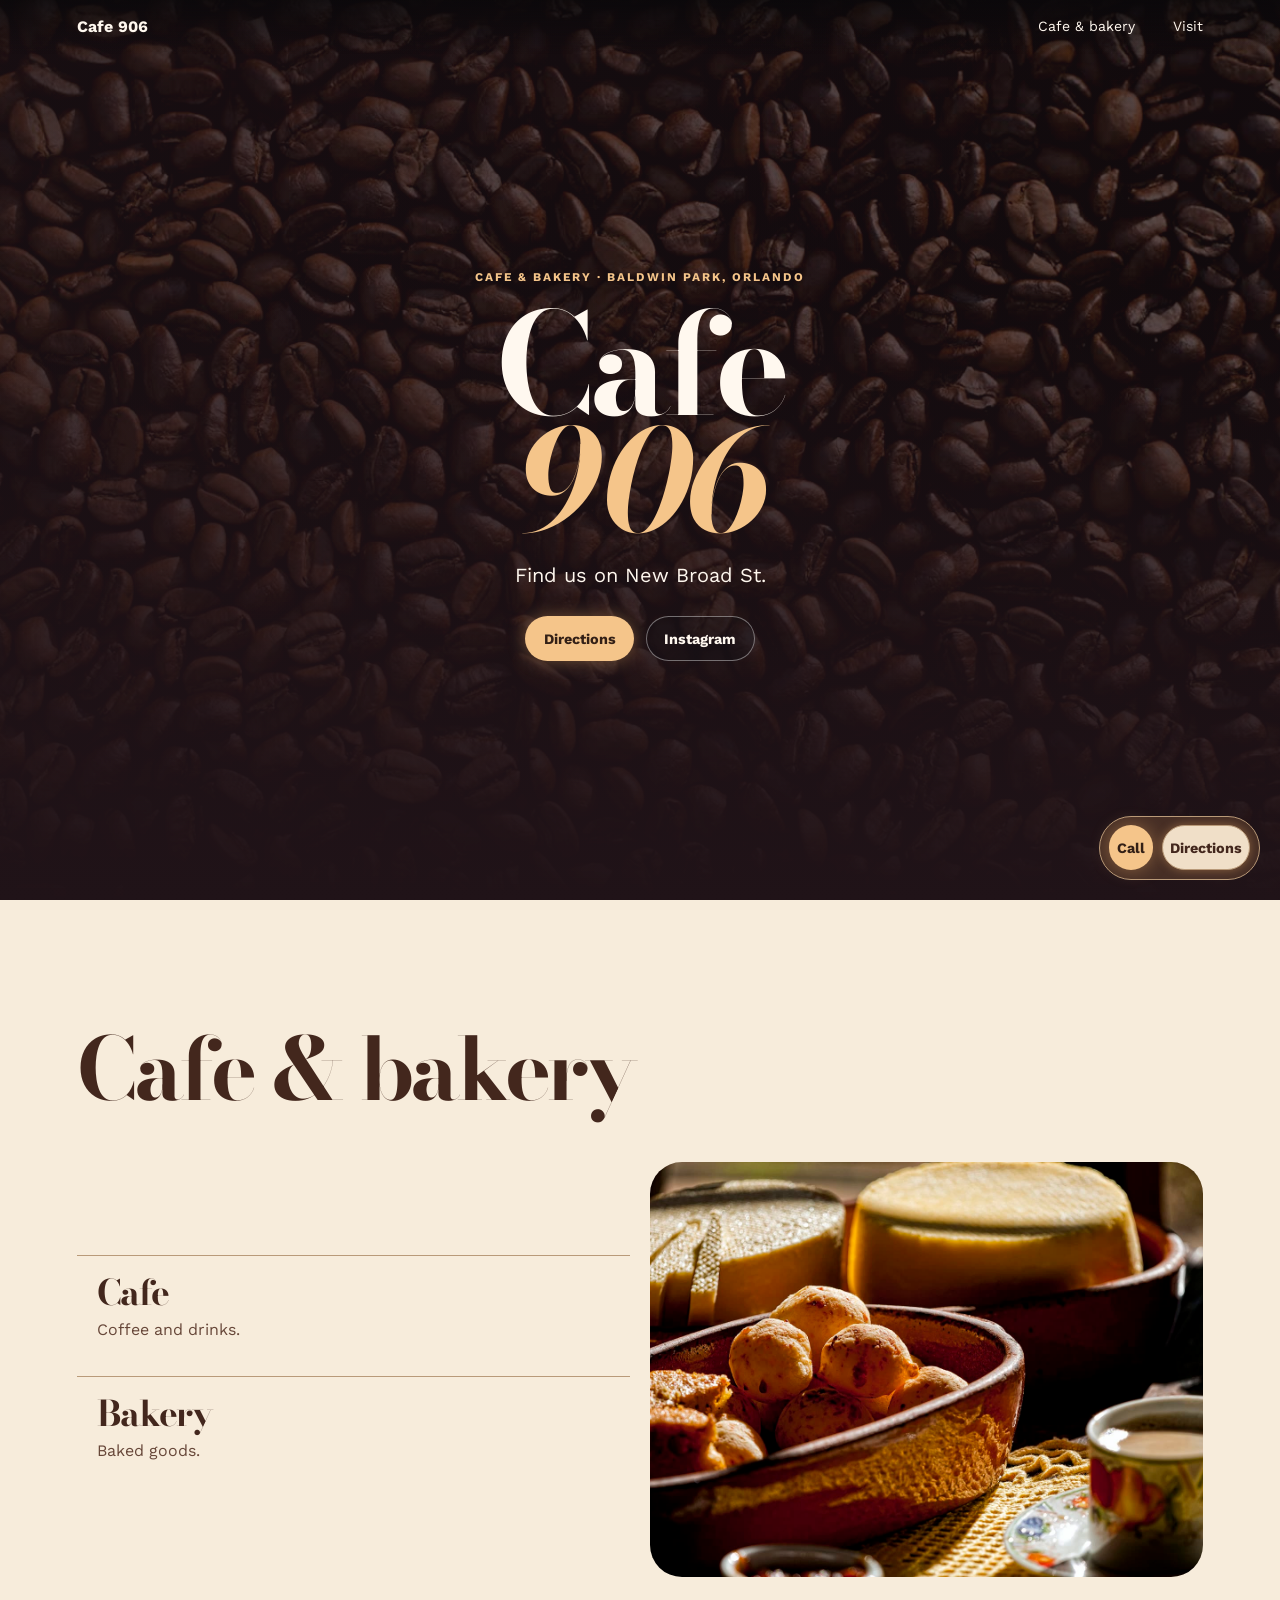
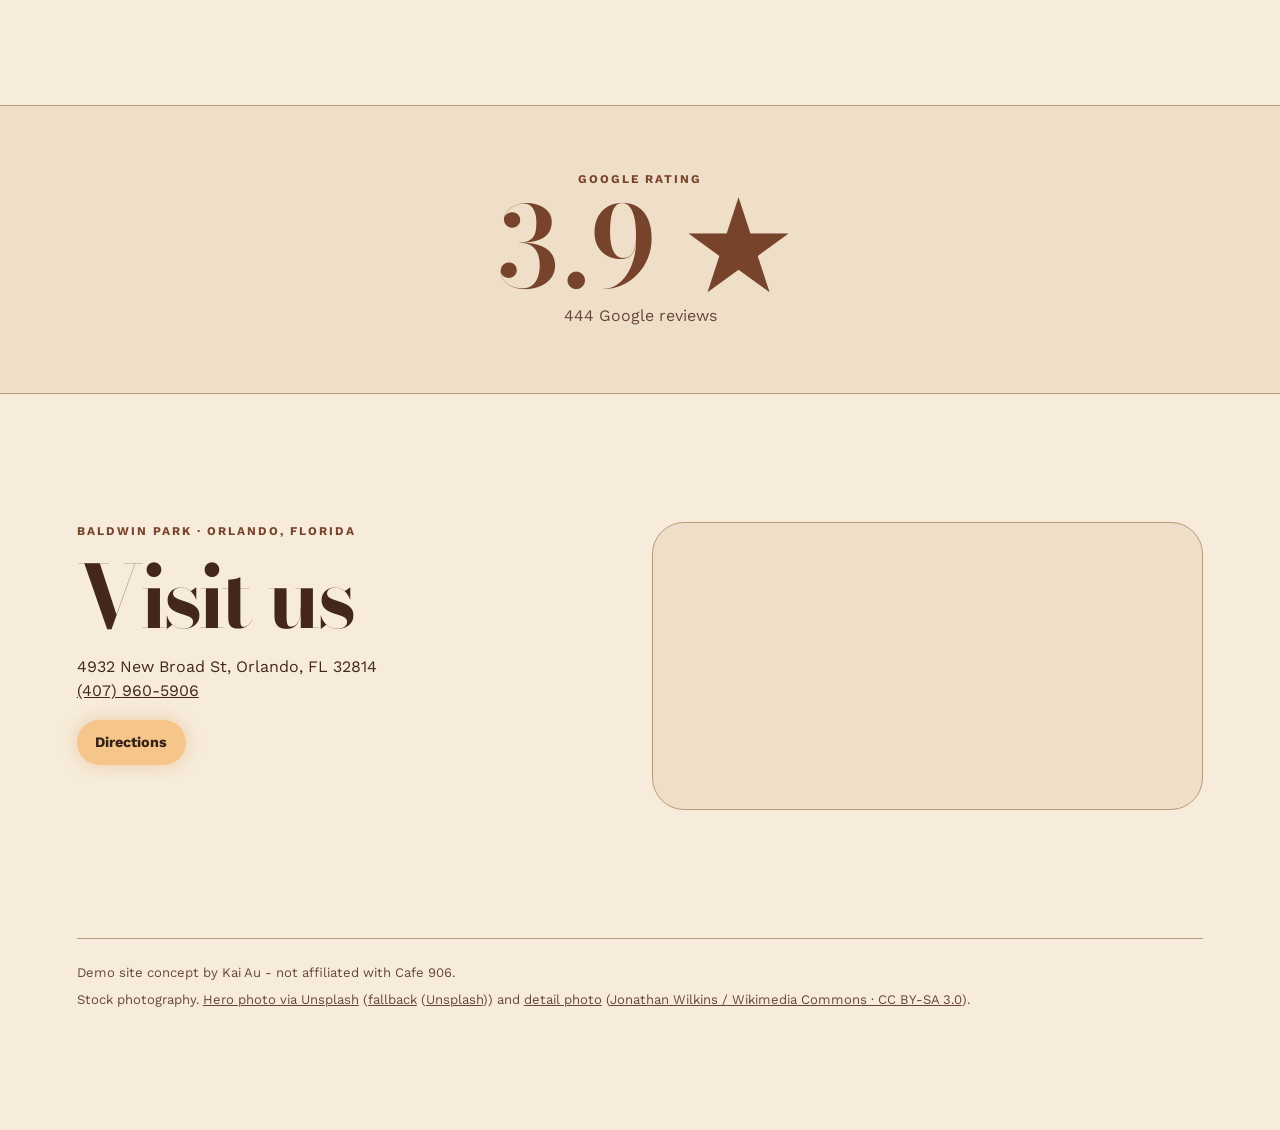
<file: cafe-906/index.html>
<!DOCTYPE html>
<html lang="en">
<head>
  <meta charset="utf-8">
  <meta name="viewport" content="width=device-width, initial-scale=1, viewport-fit=cover">
  <meta name="robots" content="noindex">
  <meta name="theme-color" content="#f7ecdb">
  <meta name="description" content="Demo concept for Cafe 906, cafe &amp; bakery in Orlando, Florida.">
  <title>Cafe 906 · Orlando</title>
  <link rel="icon" href="data:,">
  <link rel="preconnect" href="https://fonts.googleapis.com">
  <link rel="preconnect" href="https://fonts.gstatic.com" crossorigin>
  <link rel="stylesheet" href="https://fonts.googleapis.com/css2?family=Bodoni+Moda:ital,wght@0,700;1,700&amp;family=Work+Sans:wght@400;700&amp;display=swap">
  <link rel="stylesheet" href="../assets/demo.css">
  <link rel="stylesheet" href="styles.css">
  <script src="../assets/demo.js" defer></script>
  <!-- Reference photos. Sources and licenses:
    Hero — Unsplash License — https://unsplash.com/photos/interior-of-a-cafe-with-tables-and-chairs-XHjf8p3McV0
    Hero fallback — Unsplash — https://images.unsplash.com/photo-1447933601403-0c6688de566e — https://unsplash.com/license
    Detail — Jonathan Wilkins / Wikimedia Commons · CC BY-SA 3.0 — https://commons.wikimedia.org/wiki/File:P%C3%A3o_de_Queijo_-_cheese_bread.jpg — https://creativecommons.org/licenses/by-sa/3.0/
  -->
</head>
<body>
  <a class="skip" href="#content">Skip to content</a>
  <header class="top">
    <a class="brand" href="#title">Cafe 906</a>
    <nav aria-label="On this page">
      <a href="#services">Cafe &amp; bakery</a>
      <a href="#visit">Visit</a>
    </nav>
  </header>

  <main id="content" tabindex="-1">
    <section class="hero" aria-labelledby="title">
      <div class="hero-media"><img src="https://images.unsplash.com/photo-1770206124597-801bdd953e2a?auto=format&amp;fit=max&amp;w=1800&amp;q=82" width="1200" height="916" fetchpriority="high" alt="Tables and chairs in a cafe by the window. Reference photo." onerror="this.onerror=null; this.alt=&#x27;Roasted coffee beans. Reference photo.&#x27;; this.src=&#x27;../bossa-nova/img/coffee-beans.jpg&#x27;;"></div>
      <div class="hero-copy">
        <p class="eyebrow" data-intro>Cafe &amp; bakery · Baldwin Park, Orlando</p>
        <h1 id="title" aria-label="Cafe 906">
          <span data-intro style="--step: 1">Cafe</span>
          <span data-intro style="--step: 2">906</span>
        </h1>
        <p class="lede" data-intro style="--step: 3">Find us on New Broad St.</p>
        <div class="actions" data-intro style="--step: 4">
          <a class="button primary" href="https://www.google.com/maps/dir/?api=1&amp;destination=4932%20New%20Broad%20St%2C%20Orlando%2C%20FL%2032814" target="_blank" rel="noopener noreferrer">Directions</a>
          <a class="button secondary" href="https://www.instagram.com/cafe_906/" target="_blank" rel="noopener noreferrer">Instagram</a>
        </div>
      </div>
    </section>

    <section class="section wrap" id="services" aria-labelledby="services-title">
      <h2 class="section-heading" id="services-title" data-reveal>Cafe &amp; bakery</h2>
      <div class="services">
        <ul class="service-list">
          <li class="service" data-reveal style="--delay: 0ms">
            <h3>Cafe</h3>
            <p>Coffee and drinks.</p>
          </li>
          <li class="service" data-reveal style="--delay: 100ms">
            <h3>Bakery</h3>
            <p>Baked goods.</p>
          </li>
        </ul>
        <figure class="detail-photo" data-reveal><img src="../bossa-nova/img/pao-de-queijo.jpg" width="1400" height="934" loading="lazy" decoding="async" alt="Cheese bread and coffee. Reference photo."></figure>
      </div>
    </section>

    <section class="rating" aria-labelledby="rating-title">
      <div data-reveal>
        <p class="eyebrow" id="rating-title">Google rating</p>
        <div aria-hidden="true">
          <p class="score"><span data-count>4.4</span><span> ★</span></p>
          <p class="reviews"><span data-count>504</span> Google reviews</p>
        </div>
        <p class="sr-only">4.4 out of 5 from 504 Google reviews</p>
      </div>
    </section>

    <section class="section wrap visit" id="visit" aria-labelledby="visit-title">
      <div data-reveal>
        <p class="eyebrow">Baldwin Park · Orlando, Florida</p>
        <h2 id="visit-title">Visit us</h2>
        <address>4932 New Broad St, Orlando, FL 32814<br>
          <a href="tel:+14079605906">(407) 960-5906</a>
        </address>
        <a class="button primary" href="https://www.google.com/maps/dir/?api=1&amp;destination=4932%20New%20Broad%20St%2C%20Orlando%2C%20FL%2032814" target="_blank" rel="noopener noreferrer">Directions</a>
      </div>
      <iframe class="map" title="Map to Cafe 906" loading="lazy"
        referrerpolicy="no-referrer-when-downgrade"
        src="https://maps.google.com/maps?q=4932%20New%20Broad%20St%2C%20Orlando%2C%20FL%2032814&amp;hl=en&amp;z=16&amp;output=embed"></iframe>
    </section>
  </main>

  <footer class="wrap">
    <p>Demo site concept by Kai Au - not affiliated with Cafe 906.</p>
    <p>Stock photography. <a href="https://unsplash.com/photos/interior-of-a-cafe-with-tables-and-chairs-XHjf8p3McV0">Hero photo via Unsplash</a> (<a href="https://images.unsplash.com/photo-1447933601403-0c6688de566e">fallback</a> (<a href="https://unsplash.com/license">Unsplash</a>)) and <a href="https://commons.wikimedia.org/wiki/File:P%C3%A3o_de_Queijo_-_cheese_bread.jpg">detail photo</a> (<a href="https://creativecommons.org/licenses/by-sa/3.0/">Jonathan Wilkins / Wikimedia Commons · CC BY-SA 3.0</a>).</p>
  </footer>

  <nav class="sticky" aria-label="Contact and directions">
    <a class="button primary" href="tel:+14079605906">Call</a>
    <a class="button secondary" href="https://www.google.com/maps/dir/?api=1&amp;destination=4932%20New%20Broad%20St%2C%20Orlando%2C%20FL%2032814" target="_blank" rel="noopener noreferrer">Directions</a>
  </nav>
</body>
</html>
</file>
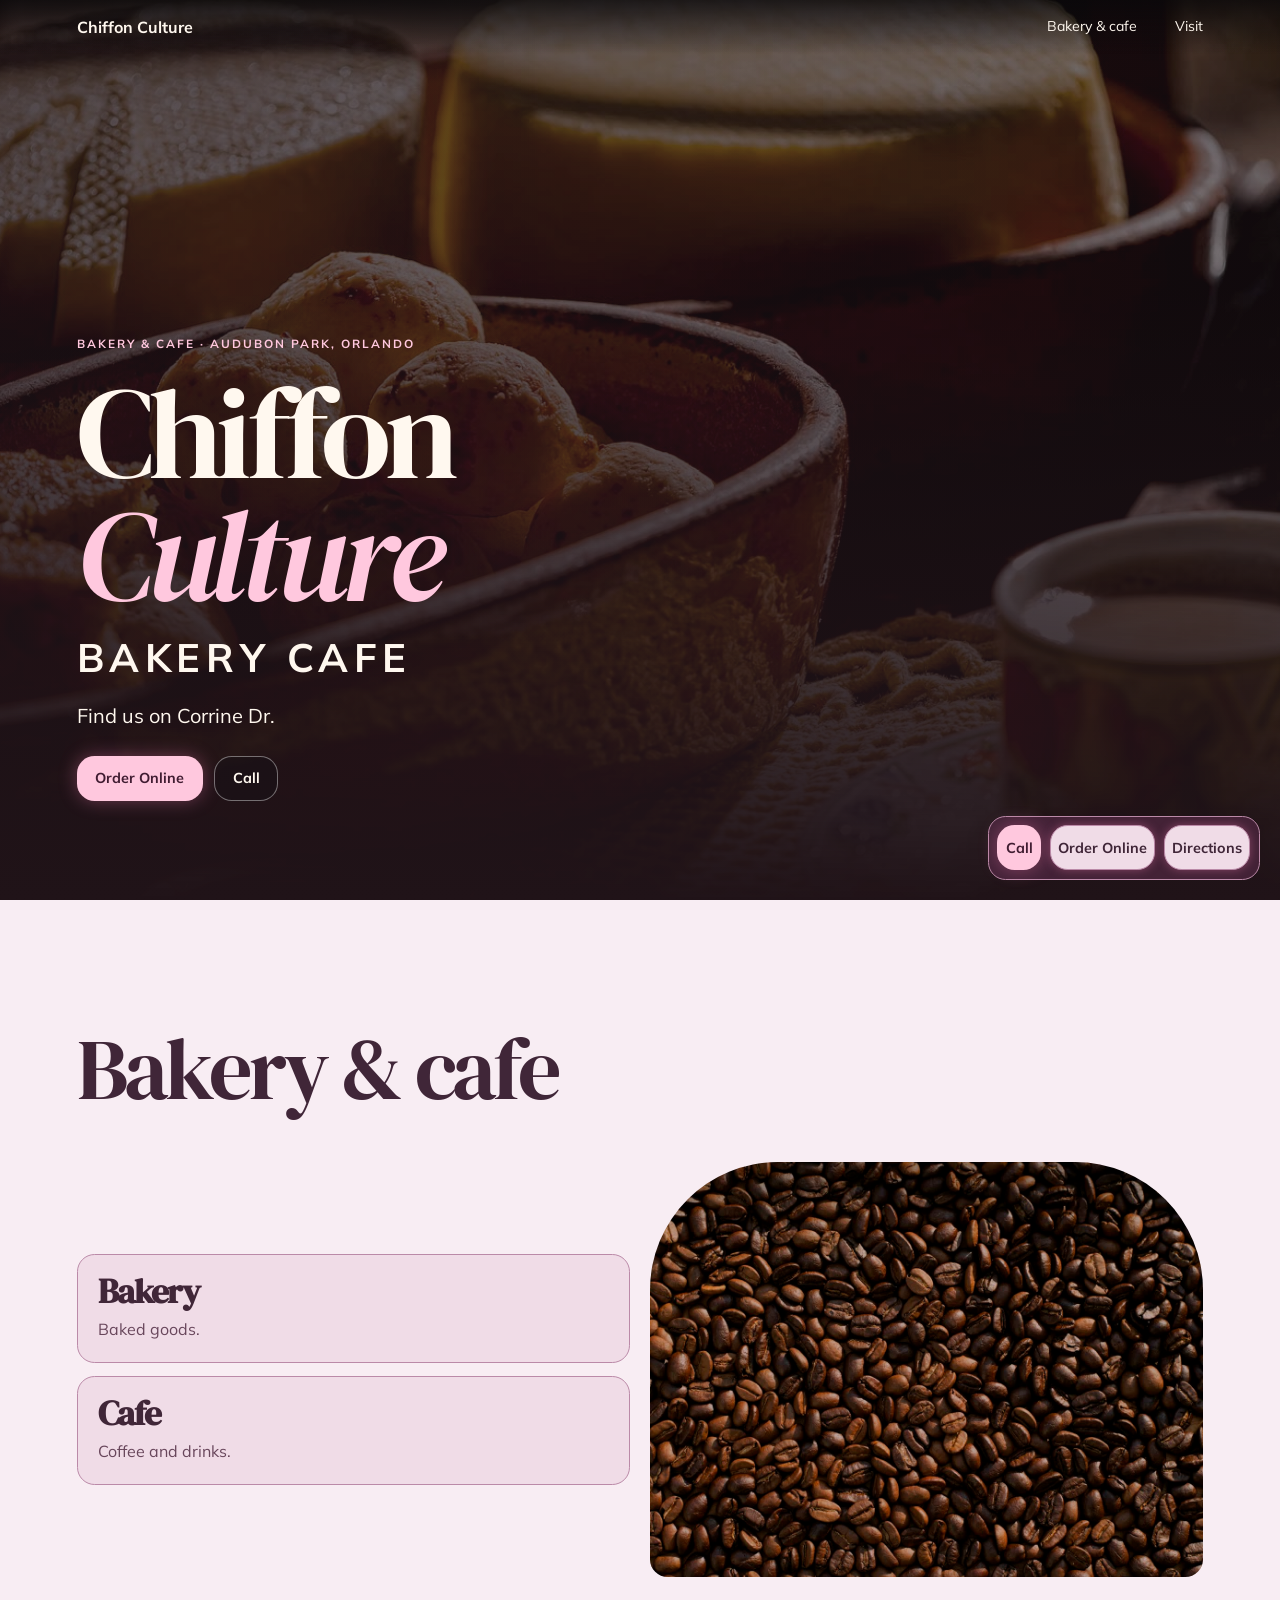
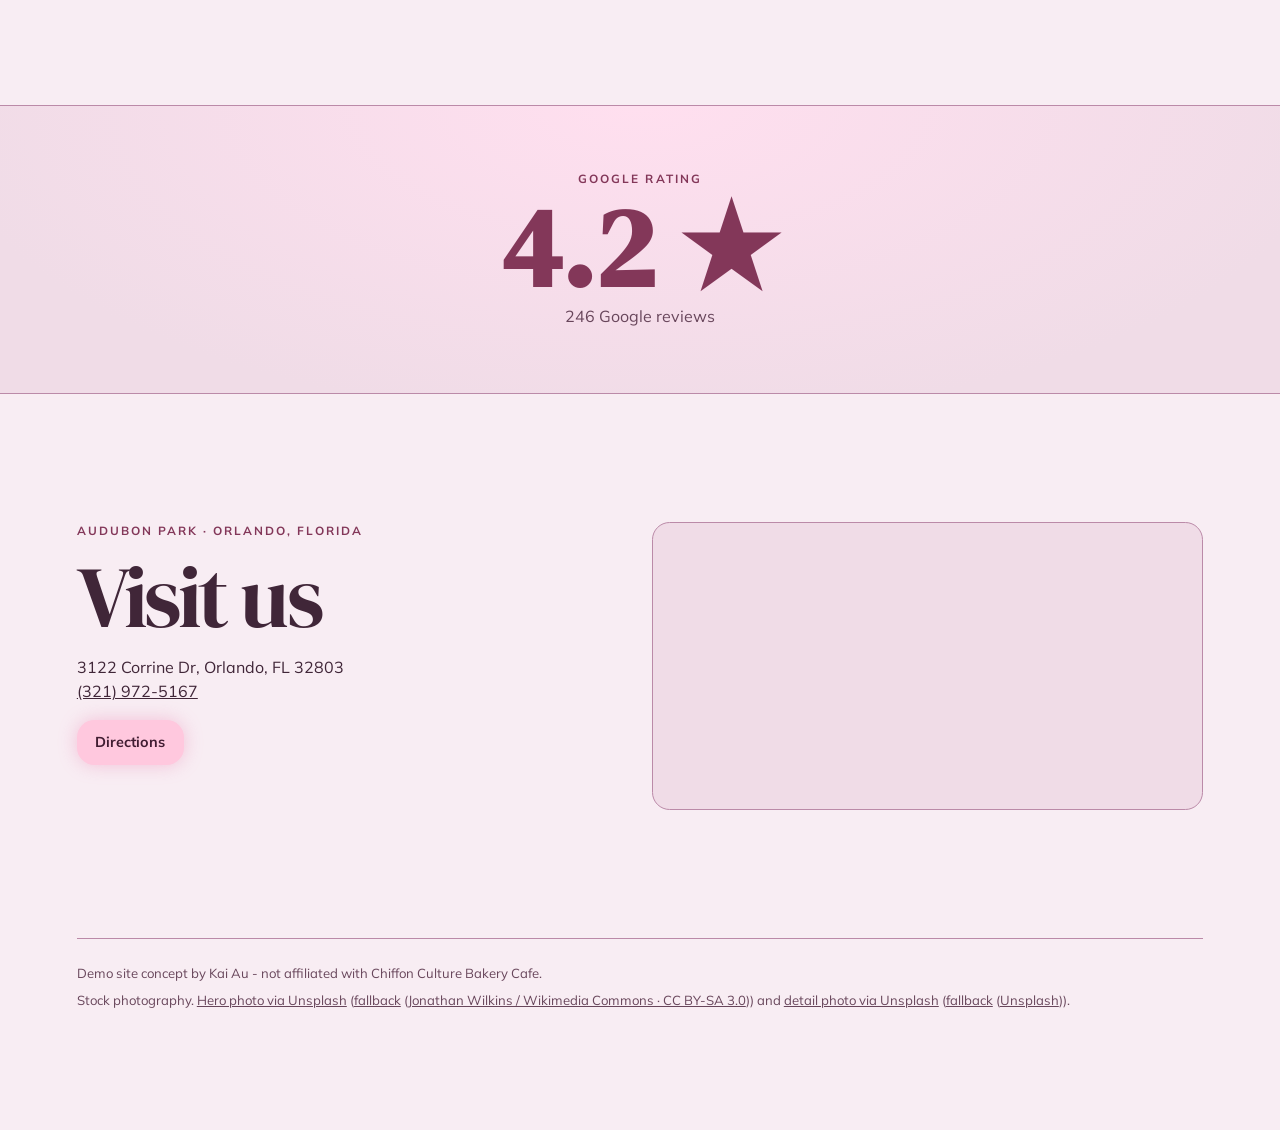
<file: chiffon-culture/index.html>
<!DOCTYPE html>
<html lang="en">
<head>
  <meta charset="utf-8">
  <meta name="viewport" content="width=device-width, initial-scale=1, viewport-fit=cover">
  <meta name="robots" content="noindex">
  <meta name="theme-color" content="#f8edf3">
  <meta name="description" content="Demo concept for Chiffon Culture Bakery Cafe, bakery &amp; cafe in Orlando, Florida.">
  <title>Chiffon Culture Bakery Cafe · Orlando</title>
  <link rel="icon" href="data:,">
  <link rel="preconnect" href="https://fonts.googleapis.com">
  <link rel="preconnect" href="https://fonts.gstatic.com" crossorigin>
  <link rel="stylesheet" href="https://fonts.googleapis.com/css2?family=DM+Serif+Display:ital@0;1&amp;family=Mulish:wght@400;700&amp;display=swap">
  <link rel="stylesheet" href="../assets/demo.css">
  <link rel="stylesheet" href="styles.css">
  <script src="../assets/demo.js" defer></script>
  <!-- Reference photos. Sources and licenses:
    Hero — Unsplash License — https://unsplash.com/photos/croissants-and-a-cup-of-coffee-on-a-kitchen-table-AEEXmjO8GzE
    Hero fallback — Jonathan Wilkins / Wikimedia Commons · CC BY-SA 3.0 — https://commons.wikimedia.org/wiki/File:P%C3%A3o_de_Queijo_-_cheese_bread.jpg — https://creativecommons.org/licenses/by-sa/3.0/
    Detail — Unsplash License — https://unsplash.com/photos/a-croissant-and-a-cup-of-coffee-on-a-table-RxMActpuDzE
    Detail fallback — Unsplash — https://images.unsplash.com/photo-1447933601403-0c6688de566e — https://unsplash.com/license
  -->
</head>
<body>
  <a class="skip" href="#content">Skip to content</a>
  <header class="top">
    <a class="brand" href="#title">Chiffon Culture</a>
    <nav aria-label="On this page">
      <a href="#services">Bakery &amp; cafe</a>
      <a href="#visit">Visit</a>
    </nav>
  </header>

  <main id="content" tabindex="-1">
    <section class="hero" aria-labelledby="title">
      <div class="hero-media"><img src="https://images.unsplash.com/photo-1672840084961-e423c2468d7a?auto=format&amp;fit=max&amp;w=1800&amp;q=82" width="1400" height="934" fetchpriority="high" alt="Baked goods and a cup of coffee on a table. Reference photo." onerror="this.onerror=null; this.alt=&#x27;Cheese bread and coffee. Reference photo.&#x27;; this.src=&#x27;../bossa-nova/img/pao-de-queijo.jpg&#x27;;"></div>
      <div class="hero-copy">
        <p class="eyebrow" data-intro>Bakery &amp; cafe · Audubon Park, Orlando</p>
        <h1 id="title" aria-label="Chiffon Culture Bakery Cafe">
          <span data-intro style="--step: 1">Chiffon</span>
          <span data-intro style="--step: 2">Culture</span>
          <span data-intro style="--step: 3">Bakery Cafe</span>
        </h1>
        <p class="lede" data-intro style="--step: 4">Find us on Corrine Dr.</p>
        <div class="actions" data-intro style="--step: 5">
          <a class="button primary" href="https://chiffonculturebakerycafe.fronteats.com/" target="_blank" rel="noopener noreferrer">Order Online</a>
          <a class="button secondary" href="tel:+13219725167">Call</a>
        </div>
      </div>
    </section>

    <section class="section wrap" id="services" aria-labelledby="services-title">
      <h2 class="section-heading" id="services-title" data-reveal>Bakery &amp; cafe</h2>
      <div class="services">
        <ul class="service-list">
          <li class="service" data-reveal style="--delay: 0ms">
            <h3>Bakery</h3>
            <p>Baked goods.</p>
          </li>
          <li class="service" data-reveal style="--delay: 100ms">
            <h3>Cafe</h3>
            <p>Coffee and drinks.</p>
          </li>
        </ul>
        <figure class="detail-photo" data-reveal><img src="https://images.unsplash.com/photo-1769138886199-7cc55bf86da5?auto=format&amp;fit=max&amp;w=1100&amp;q=82" width="1200" height="916" loading="lazy" decoding="async" alt="A pastry and a cup of coffee on a table. Reference photo." onerror="this.onerror=null; this.alt=&#x27;Roasted coffee beans. Reference photo.&#x27;; this.src=&#x27;../bossa-nova/img/coffee-beans.jpg&#x27;;"></figure>
      </div>
    </section>

    <section class="rating" aria-labelledby="rating-title">
      <div data-reveal>
        <p class="eyebrow" id="rating-title">Google rating</p>
        <div aria-hidden="true">
          <p class="score"><span data-count>4.7</span><span> ★</span></p>
          <p class="reviews"><span data-count>273</span> Google reviews</p>
        </div>
        <p class="sr-only">4.7 out of 5 from 273 Google reviews</p>
      </div>
    </section>

    <section class="section wrap visit" id="visit" aria-labelledby="visit-title">
      <div data-reveal>
        <p class="eyebrow">Audubon Park · Orlando, Florida</p>
        <h2 id="visit-title">Visit us</h2>
        <address>3122 Corrine Dr, Orlando, FL 32803<br>
          <a href="tel:+13219725167">(321) 972-5167</a>
        </address>
        <a class="button primary" href="https://www.google.com/maps/dir/?api=1&amp;destination=3122%20Corrine%20Dr%2C%20Orlando%2C%20FL%2032803" target="_blank" rel="noopener noreferrer">Directions</a>
      </div>
      <iframe class="map" title="Map to Chiffon Culture Bakery Cafe" loading="lazy"
        referrerpolicy="no-referrer-when-downgrade"
        src="https://maps.google.com/maps?q=3122%20Corrine%20Dr%2C%20Orlando%2C%20FL%2032803&amp;hl=en&amp;z=16&amp;output=embed"></iframe>
    </section>
  </main>

  <footer class="wrap">
    <p>Demo site concept by Kai Au - not affiliated with Chiffon Culture Bakery Cafe.</p>
    <p>Stock photography. <a href="https://unsplash.com/photos/croissants-and-a-cup-of-coffee-on-a-kitchen-table-AEEXmjO8GzE">Hero photo via Unsplash</a> (<a href="https://commons.wikimedia.org/wiki/File:P%C3%A3o_de_Queijo_-_cheese_bread.jpg">fallback</a> (<a href="https://creativecommons.org/licenses/by-sa/3.0/">Jonathan Wilkins / Wikimedia Commons · CC BY-SA 3.0</a>)) and <a href="https://unsplash.com/photos/a-croissant-and-a-cup-of-coffee-on-a-table-RxMActpuDzE">detail photo via Unsplash</a> (<a href="https://images.unsplash.com/photo-1447933601403-0c6688de566e">fallback</a> (<a href="https://unsplash.com/license">Unsplash</a>)).</p>
  </footer>

  <nav class="sticky" aria-label="Contact and directions">
    <a class="button primary" href="tel:+13219725167">Call</a>
    <a class="button secondary" href="https://chiffonculturebakerycafe.fronteats.com/" target="_blank" rel="noopener noreferrer">Order Online</a>
    <a class="button secondary" href="https://www.google.com/maps/dir/?api=1&amp;destination=3122%20Corrine%20Dr%2C%20Orlando%2C%20FL%2032803" target="_blank" rel="noopener noreferrer">Directions</a>
  </nav>
</body>
</html>
</file>
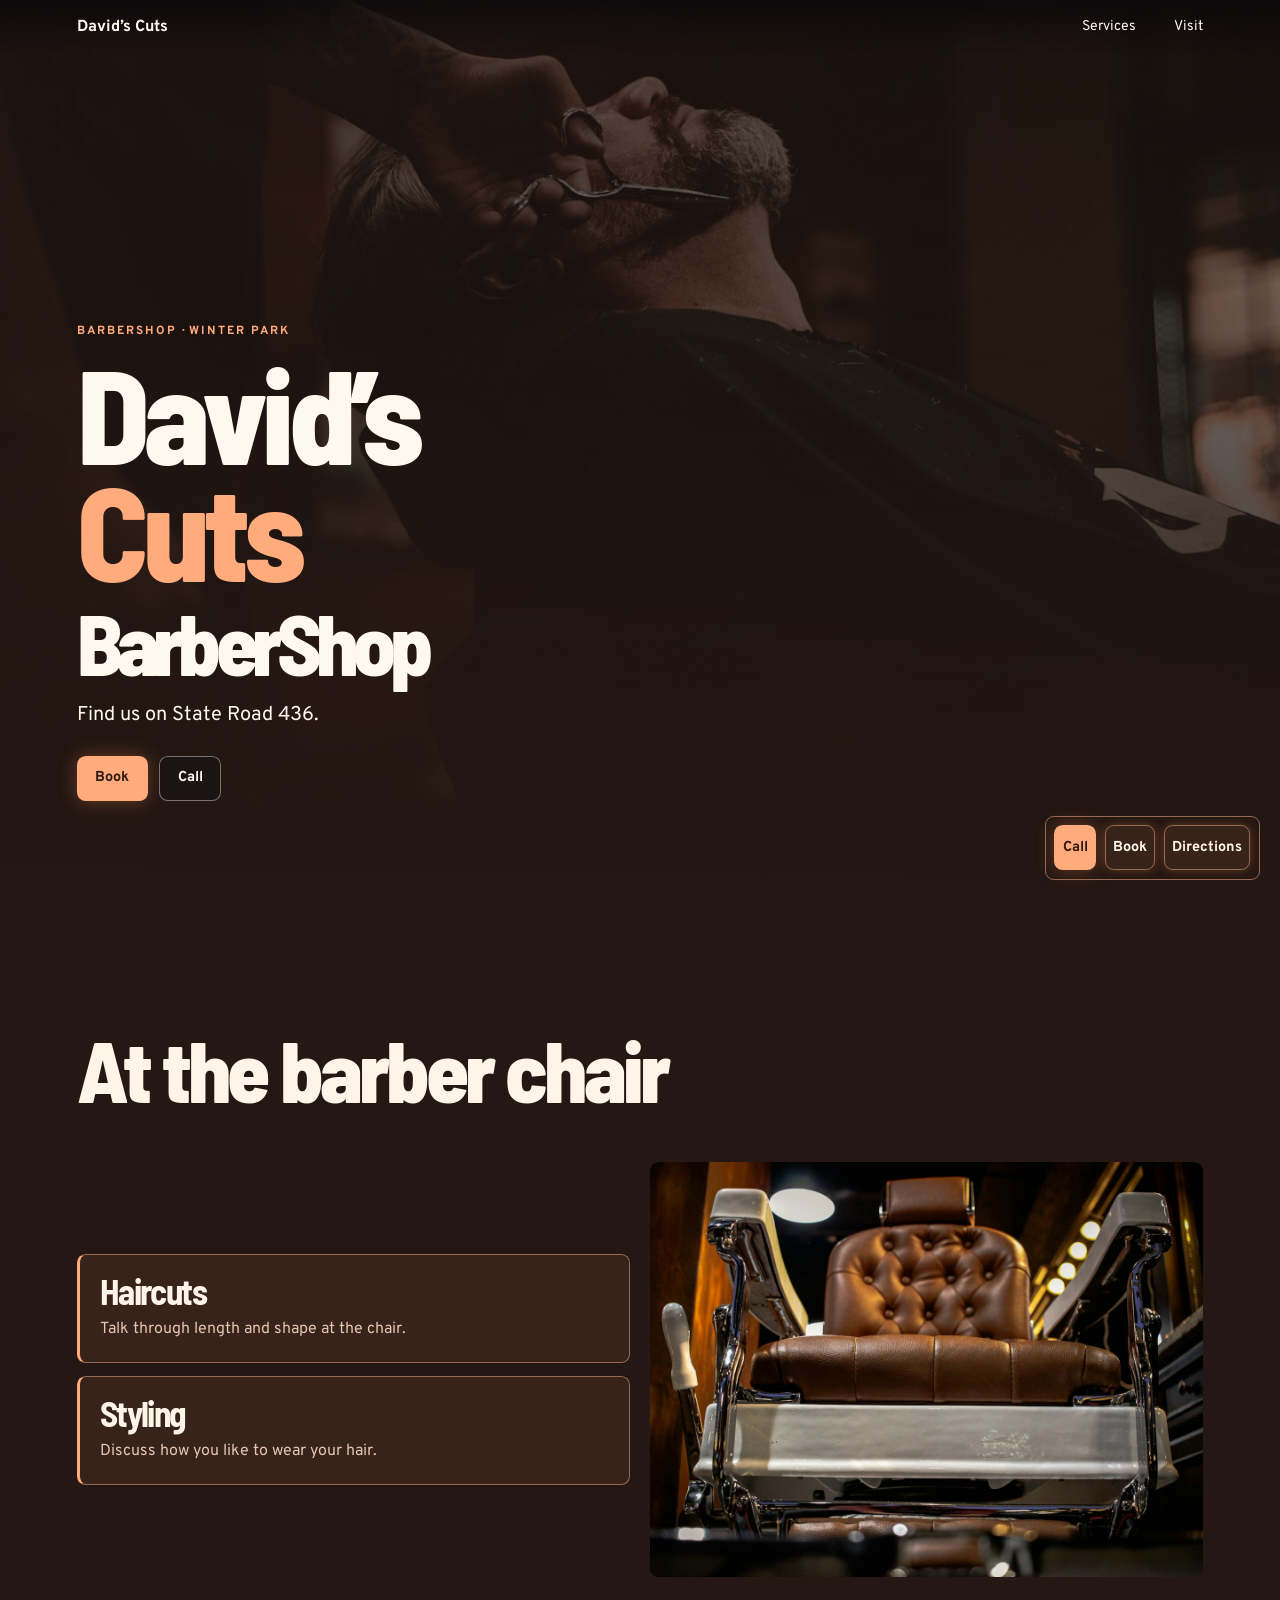
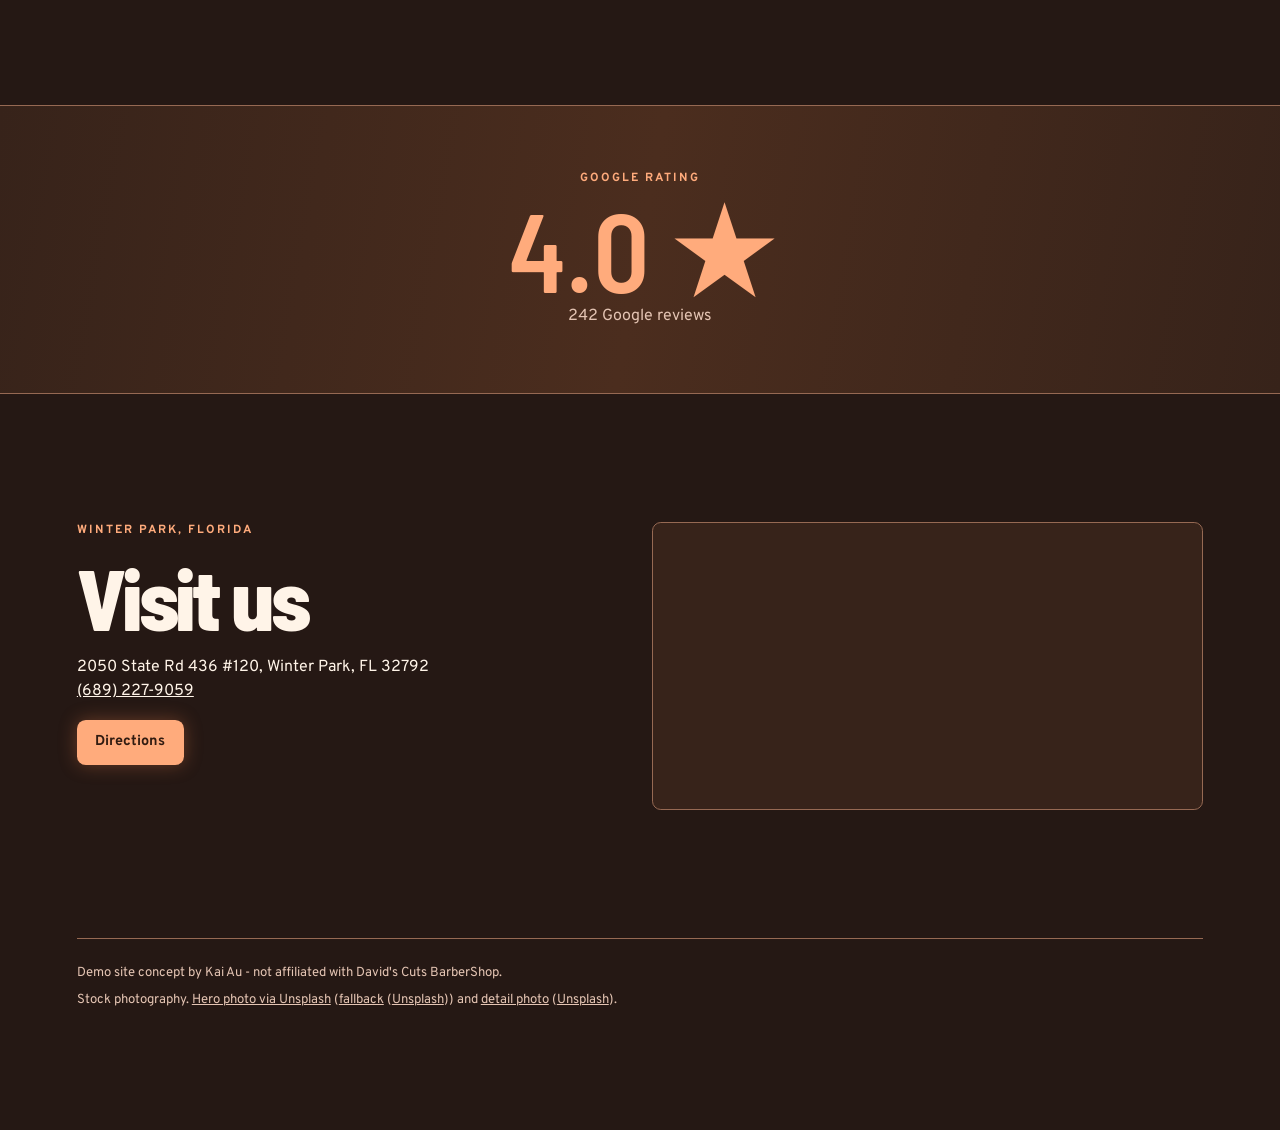
<file: davids-cuts/index.html>
<!DOCTYPE html>
<html lang="en">
<head>
  <meta charset="utf-8">
  <meta name="viewport" content="width=device-width, initial-scale=1, viewport-fit=cover">
  <meta name="robots" content="noindex">
  <meta name="theme-color" content="#251814">
  <meta name="description" content="Demo concept for David&#x27;s Cuts BarberShop, barbershop in Winter Park, Florida.">
  <title>David&#x27;s Cuts BarberShop · Winter Park</title>
  <link rel="icon" href="data:,">
  <link rel="preconnect" href="https://fonts.googleapis.com">
  <link rel="preconnect" href="https://fonts.gstatic.com" crossorigin>
  <link rel="stylesheet" href="https://fonts.googleapis.com/css2?family=Barlow+Semi+Condensed:wght@800&amp;family=Overpass:wght@400;700&amp;display=swap">
  <link rel="stylesheet" href="../assets/demo.css">
  <link rel="stylesheet" href="styles.css">
  <script src="../assets/demo.js" defer></script>
  <!-- Reference photos. Sources and licenses:
    Hero — Unsplash License — https://unsplash.com/photos/barber-cutting-hair-in-barbershop-fxrNENe2N4k
    Hero fallback — Unsplash — https://images.unsplash.com/photo-1503951914875-452162b0f3f1 — https://unsplash.com/license
    Detail — Unsplash — https://images.unsplash.com/photo-1512690459411-b9245aed614b — https://unsplash.com/license
  -->
</head>
<body>
  <a class="skip" href="#content">Skip to content</a>
  <header class="top">
    <a class="brand" href="#title">David’s Cuts</a>
    <nav aria-label="On this page">
      <a href="#services">Services</a>
      <a href="#visit">Visit</a>
    </nav>
  </header>

  <main id="content" tabindex="-1">
    <section class="hero" aria-labelledby="title">
      <div class="hero-media"><img src="https://images.unsplash.com/photo-1503951914875-452162b0f3f1?auto=format&amp;fit=max&amp;w=1800&amp;q=82" width="1400" height="934" fetchpriority="high" alt="A barber cutting a client’s hair at night. Reference photo." onerror="this.onerror=null; this.alt=&#x27;A barber at work. Reference photo.&#x27;; this.src=&#x27;../elite-barber/img/hot-towel.jpg&#x27;;"></div>
      <div class="hero-copy">
        <p class="eyebrow" data-intro>Barbershop · Winter Park</p>
        <h1 id="title" aria-label="David&#x27;s Cuts BarberShop">
          <span data-intro style="--step: 1">David’s</span>
          <span data-intro style="--step: 2">Cuts</span>
          <span data-intro style="--step: 3">BarberShop</span>
        </h1>
        <p class="lede" data-intro style="--step: 4">Find us on State Road 436.</p>
        <div class="actions" data-intro style="--step: 5">
          <a class="button primary" href="https://book.squareup.com/appointments/aktq91obrrz20i/location/LFZTKSWV3EC8T/services" target="_blank" rel="noopener noreferrer">Book</a>
          <a class="button secondary" href="tel:+16892279059">Call</a>
        </div>
      </div>
    </section>

    <section class="section wrap" id="services" aria-labelledby="services-title">
      <h2 class="section-heading" id="services-title" data-reveal>At the barber chair</h2>
      <div class="services">
        <ul class="service-list">
          <li class="service" data-reveal style="--delay: 0ms">
            <h3>Haircuts</h3>
            <p>Talk through length and shape at the chair.</p>
          </li>
          <li class="service" data-reveal style="--delay: 100ms">
            <h3>Styling</h3>
            <p>Discuss how you like to wear your hair.</p>
          </li>
        </ul>
        <figure class="detail-photo" data-reveal><img src="../elite-barber/img/chair.jpg" width="1400" height="934" loading="lazy" decoding="async" alt="A brown leather barber chair. Reference photo."></figure>
      </div>
    </section>

    <section class="rating" aria-labelledby="rating-title">
      <div data-reveal>
        <p class="eyebrow" id="rating-title">Google rating</p>
        <div aria-hidden="true">
          <p class="score"><span data-count>4.5</span><span> ★</span></p>
          <p class="reviews"><span data-count>271</span> Google reviews</p>
        </div>
        <p class="sr-only">4.5 out of 5 from 271 Google reviews</p>
      </div>
    </section>

    <section class="section wrap visit" id="visit" aria-labelledby="visit-title">
      <div data-reveal>
        <p class="eyebrow">Winter Park, Florida</p>
        <h2 id="visit-title">Visit us</h2>
        <address>2050 State Rd 436 #120, Winter Park, FL 32792<br>
          <a href="tel:+16892279059">(689) 227-9059</a>
        </address>
        <a class="button primary" href="https://www.google.com/maps/dir/?api=1&amp;destination=2050%20State%20Rd%20436%20%23120%2C%20Winter%20Park%2C%20FL%2032792" target="_blank" rel="noopener noreferrer">Directions</a>
      </div>
      <iframe class="map" title="Map to David&#x27;s Cuts BarberShop" loading="lazy"
        referrerpolicy="no-referrer-when-downgrade"
        src="https://maps.google.com/maps?q=2050%20State%20Rd%20436%20%23120%2C%20Winter%20Park%2C%20FL%2032792&amp;hl=en&amp;z=16&amp;output=embed"></iframe>
    </section>
  </main>

  <footer class="wrap">
    <p>Demo site concept by Kai Au - not affiliated with David&#x27;s Cuts BarberShop.</p>
    <p>Stock photography. <a href="https://unsplash.com/photos/barber-cutting-hair-in-barbershop-fxrNENe2N4k">Hero photo via Unsplash</a> (<a href="https://images.unsplash.com/photo-1503951914875-452162b0f3f1">fallback</a> (<a href="https://unsplash.com/license">Unsplash</a>)) and <a href="https://images.unsplash.com/photo-1512690459411-b9245aed614b">detail photo</a> (<a href="https://unsplash.com/license">Unsplash</a>).</p>
  </footer>

  <nav class="sticky" aria-label="Contact and directions">
    <a class="button primary" href="tel:+16892279059">Call</a>
    <a class="button secondary" href="https://book.squareup.com/appointments/aktq91obrrz20i/location/LFZTKSWV3EC8T/services" target="_blank" rel="noopener noreferrer">Book</a>
    <a class="button secondary" href="https://www.google.com/maps/dir/?api=1&amp;destination=2050%20State%20Rd%20436%20%23120%2C%20Winter%20Park%2C%20FL%2032792" target="_blank" rel="noopener noreferrer">Directions</a>
  </nav>
</body>
</html>
</file>
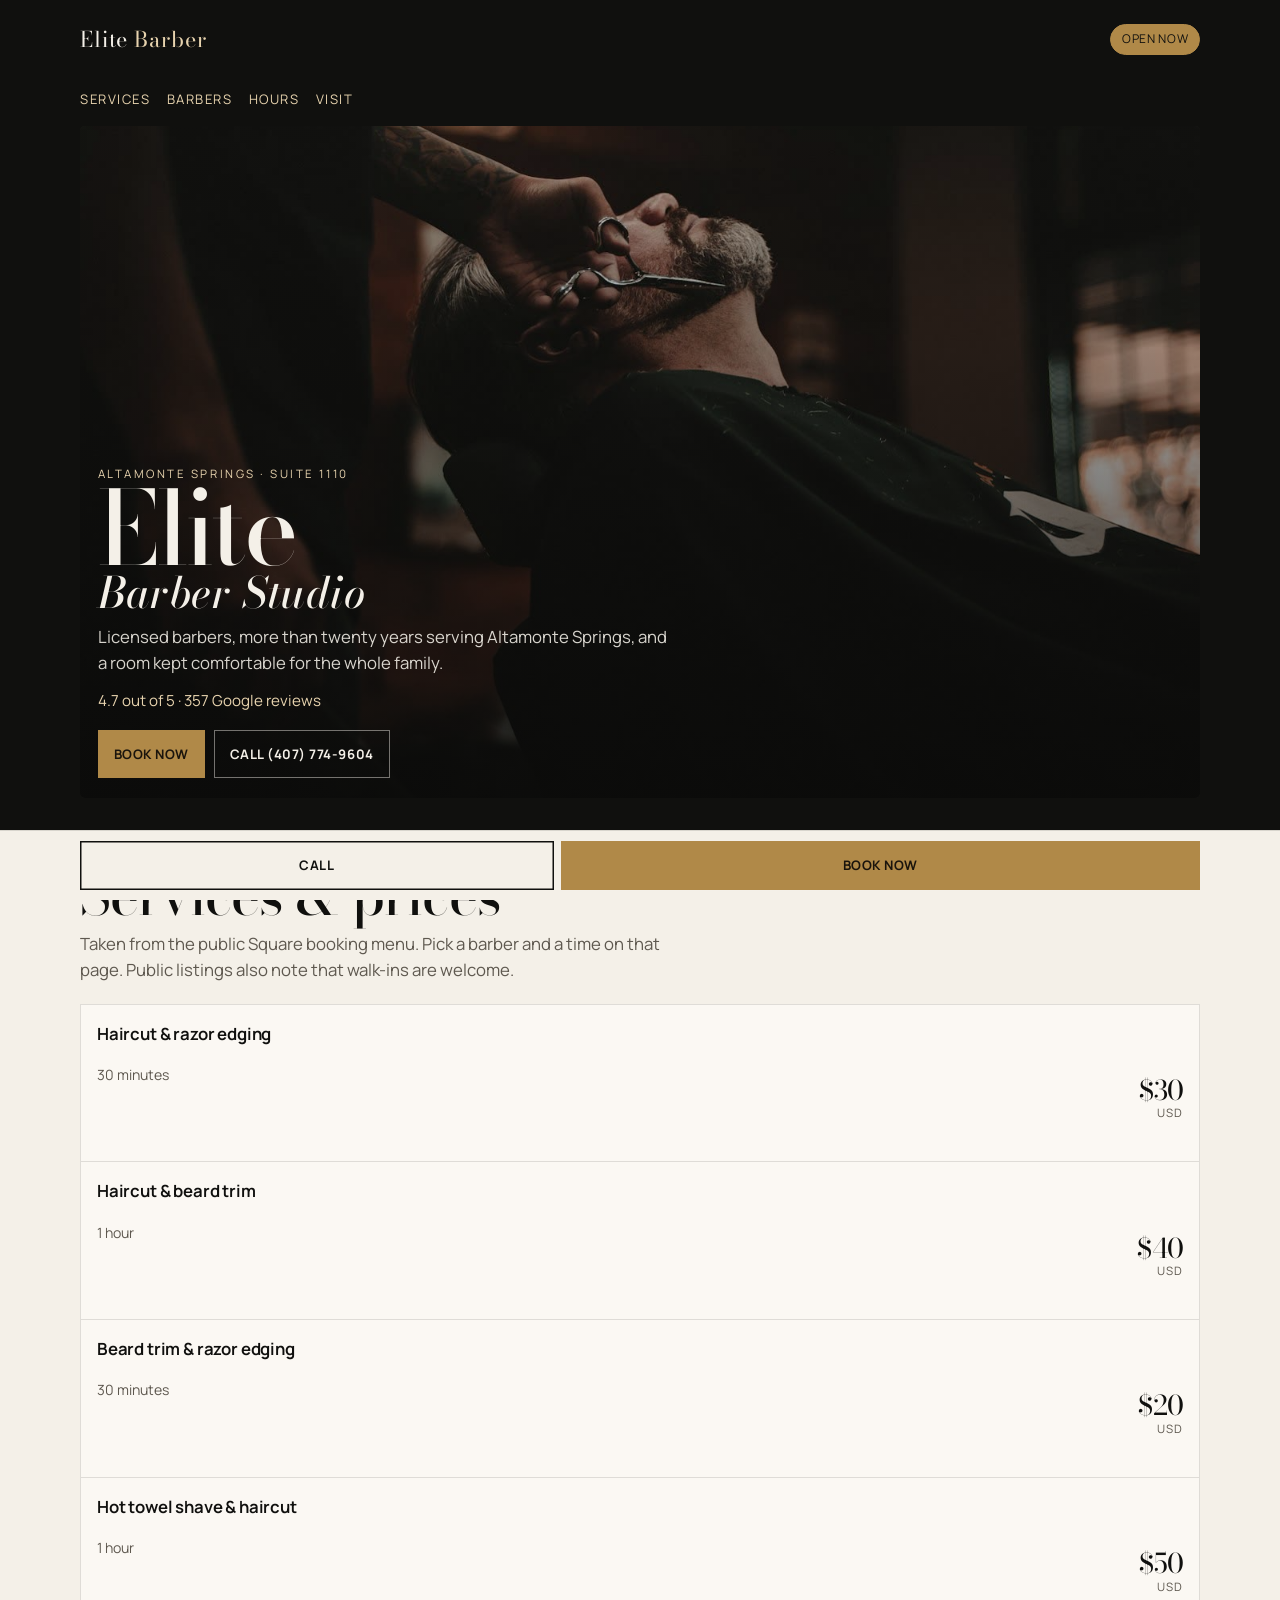
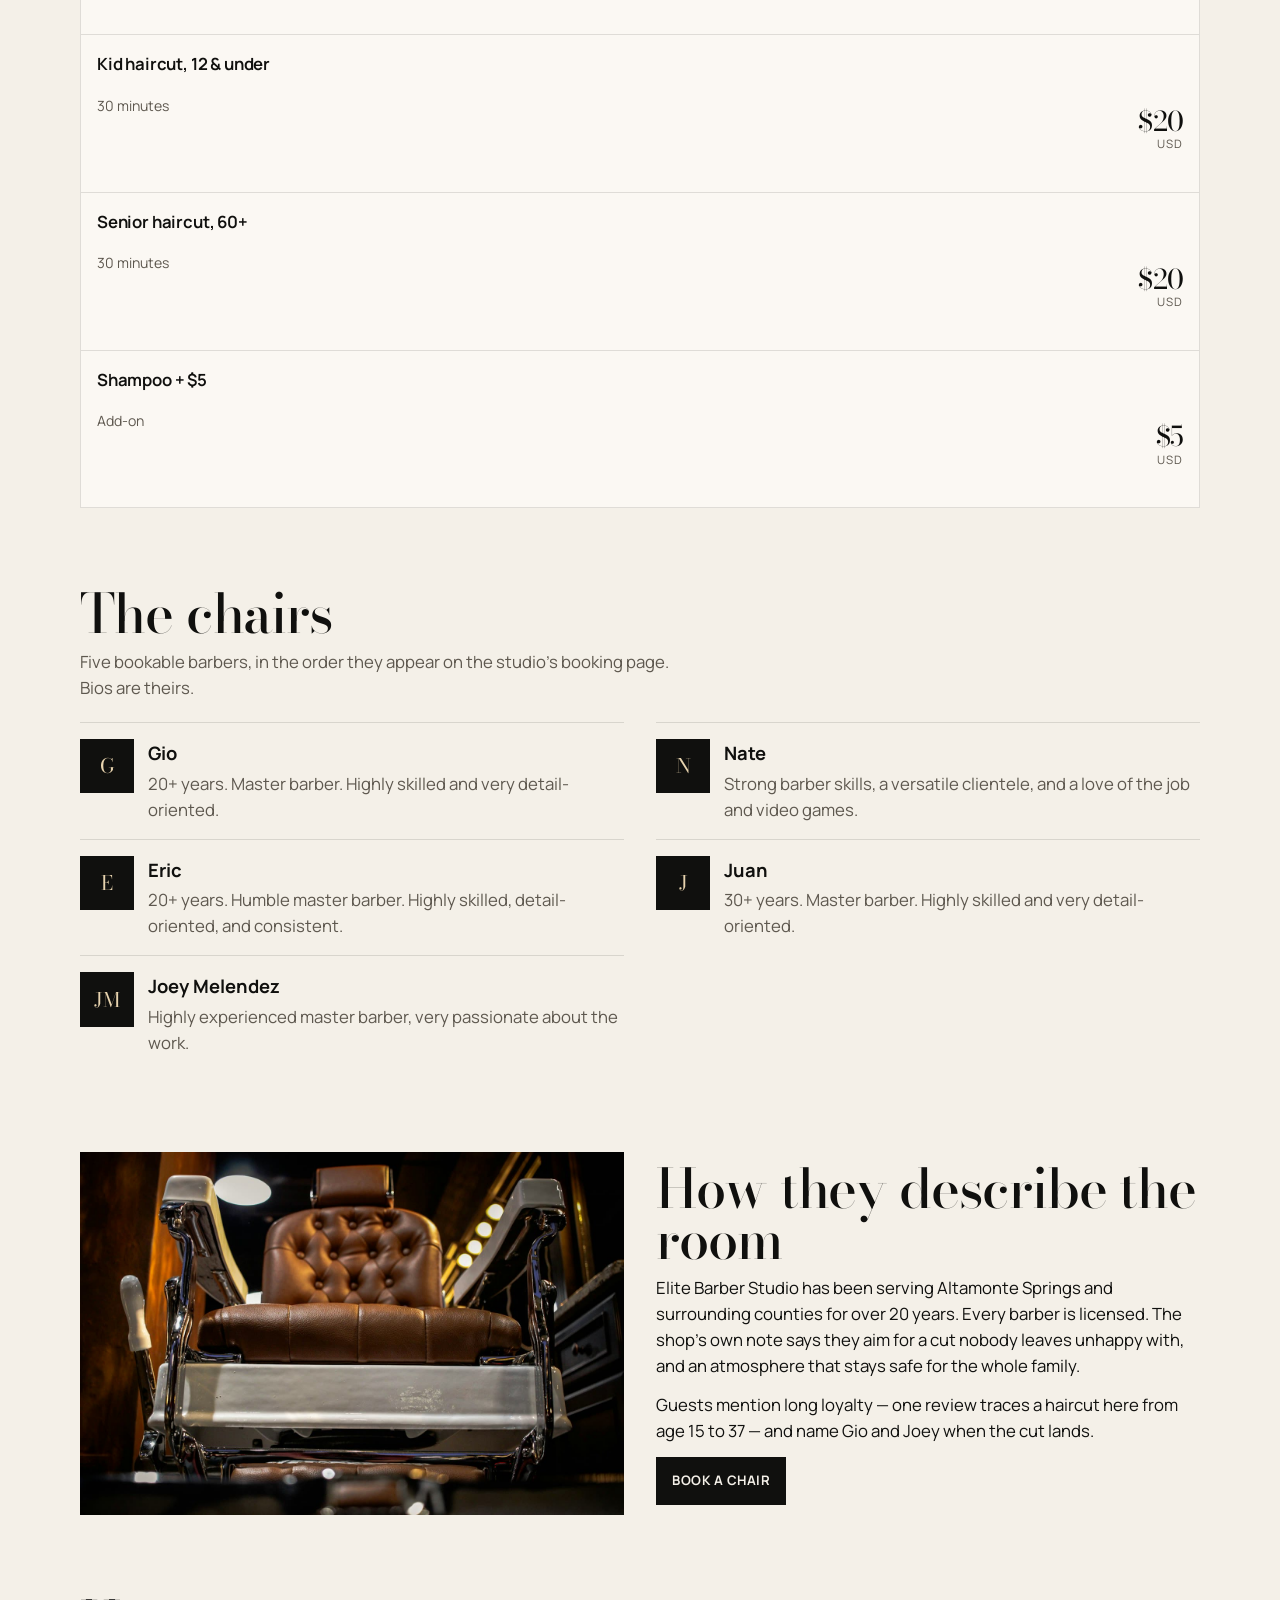
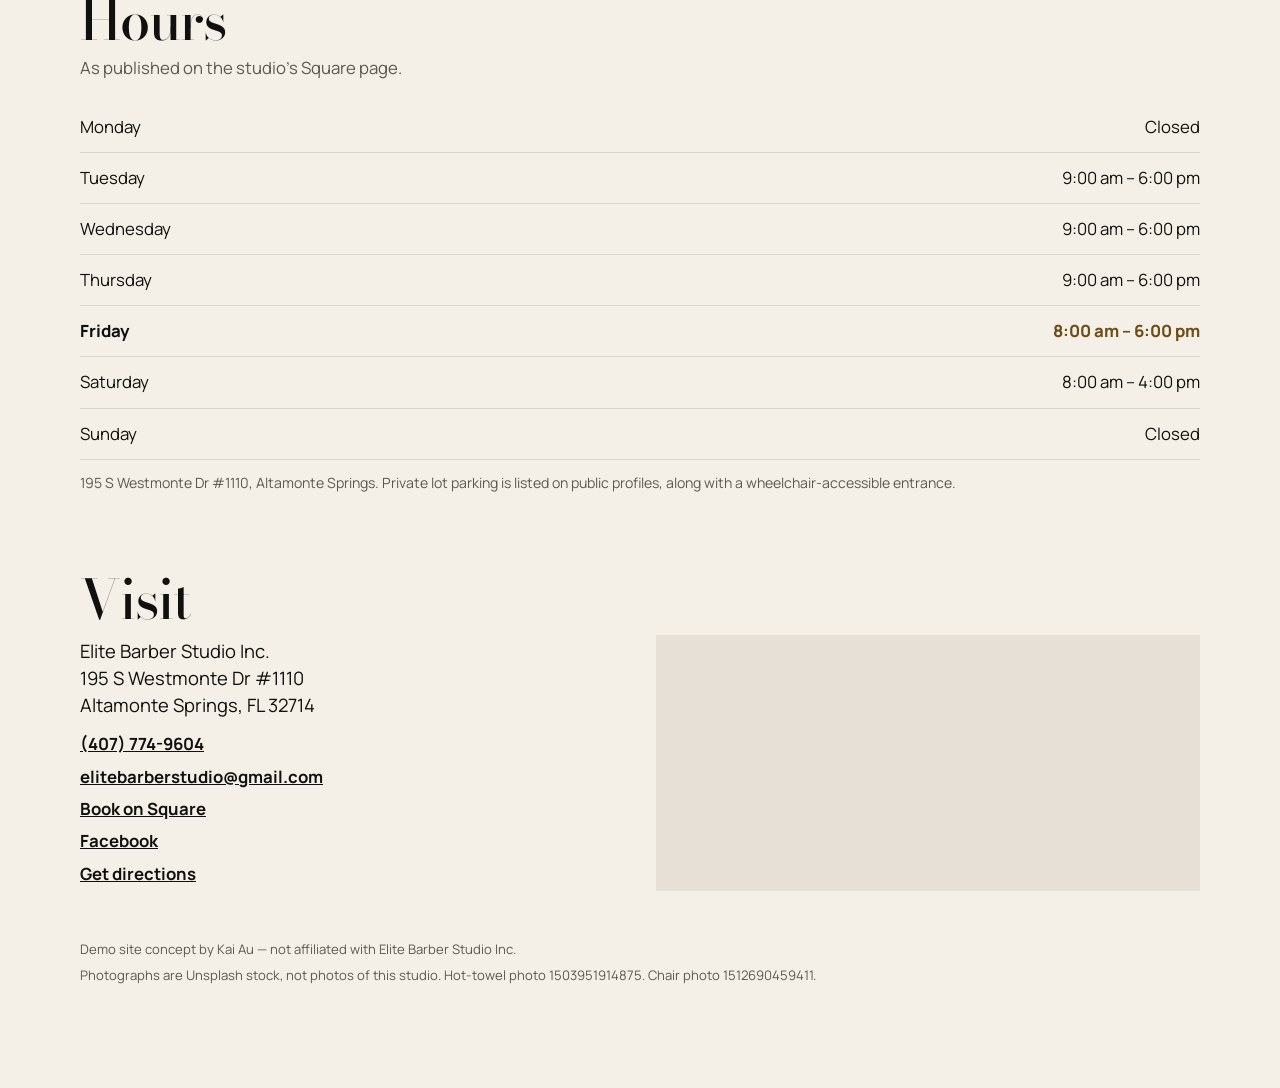
<file: elite-barber/index.html>
<!DOCTYPE html>
<html lang="en">
<head>
  <meta charset="utf-8">
  <meta name="viewport" content="width=device-width, initial-scale=1">
  <meta name="robots" content="noindex">
  <meta name="theme-color" content="#10100e">
  <meta name="description" content="Demo concept for Elite Barber Studio Inc. in Altamonte Springs — services, prices, and barbers from their public booking page.">
  <title>Elite Barber Studio Inc. · Altamonte Springs</title>
  <link rel="icon" href="data:image/svg+xml,%3Csvg xmlns='http://www.w3.org/2000/svg' viewBox='0 0 32 32'%3E%3Crect width='32' height='32' fill='%2310100e'/%3E%3Cpath d='M8 22V10h3.2l4.8 7.2L20.8 10H24v12h-2.6v-7.2L17.2 22h-2.4l-4.2-7.2V22z' fill='%23e7d3ae'/%3E%3C/svg%3E">
  <link rel="preconnect" href="https://fonts.googleapis.com">
  <link rel="preconnect" href="https://fonts.gstatic.com" crossorigin>
  <link href="https://fonts.googleapis.com/css2?family=Bodoni+Moda:ital,opsz,wght@0,6..96,500;1,6..96,500&family=Manrope:wght@400;600;700&display=swap" rel="stylesheet">
  <link rel="stylesheet" href="styles.css">
  <!--
    Reference photos, not pictures of this shop:
    - img/hot-towel.jpg — Unsplash photo-1503951914875-452162b0f3f1, Unsplash License
    - img/chair.jpg — Unsplash photo-1512690459411-b9245aed614b, Unsplash License
  -->
</head>
<body>
  <a class="skip" href="#content">Skip to content</a>
  <header class="top">
    <a class="brand" href="#content">Elite <span>Barber</span></a>
    <p class="pill" id="open-state">Hours</p>
  </header>
  <nav class="nav" aria-label="On this page">
    <a href="#services">Services</a>
    <a href="#barbers">Barbers</a>
    <a href="#hours">Hours</a>
    <a href="#visit">Visit</a>
  </nav>

  <main id="content">
    <section class="hero" aria-labelledby="title">
      <div class="hero-frame">
        <img src="img/hot-towel.jpg" width="1400" height="934" alt="A barber finishing a shave with scissors. Stock photo, not this studio.">
        <div class="hero-copy">
          <p class="eyebrow">Altamonte Springs · Suite 1110</p>
          <h1 id="title">Elite<em>Barber Studio</em></h1>
          <p class="lede">Licensed barbers, more than twenty years serving Altamonte Springs, and a room kept comfortable for the whole family.</p>
          <p class="rating">4.7 out of 5 · 357 Google reviews</p>
          <div class="hero-actions">
            <a class="btn btn-brass" href="https://elitebarberstudio.square.site/" target="_blank" rel="noopener noreferrer">Book now</a>
            <a class="btn btn-ghost" href="tel:+14077749604">Call (407) 774-9604</a>
          </div>
        </div>
      </div>
    </section>

    <section class="section" id="services" aria-labelledby="services-title">
      <h2 id="services-title">Services &amp; prices</h2>
      <p class="intro">Taken from the public Square booking menu. Pick a barber and a time on that page. Public listings also note that walk-ins are welcome.</p>
      <ul class="price-list">
        <li>
          <h3>Haircut &amp; razor edging</h3>
          <p class="meta">30 minutes</p>
          <p class="price">$30<small>USD</small></p>
        </li>
        <li>
          <h3>Haircut &amp; beard trim</h3>
          <p class="meta">1 hour</p>
          <p class="price">$40<small>USD</small></p>
        </li>
        <li>
          <h3>Beard trim &amp; razor edging</h3>
          <p class="meta">30 minutes</p>
          <p class="price">$20<small>USD</small></p>
        </li>
        <li>
          <h3>Hot towel shave &amp; haircut</h3>
          <p class="meta">1 hour</p>
          <p class="price">$50<small>USD</small></p>
        </li>
        <li>
          <h3>Kid haircut, 12 &amp; under</h3>
          <p class="meta">30 minutes</p>
          <p class="price">$20<small>USD</small></p>
        </li>
        <li>
          <h3>Senior haircut, 60+</h3>
          <p class="meta">30 minutes</p>
          <p class="price">$20<small>USD</small></p>
        </li>
        <li>
          <h3>Shampoo + $5</h3>
          <p class="meta">Add-on</p>
          <p class="price">$5<small>USD</small></p>
        </li>
      </ul>
    </section>

    <section class="section" id="barbers" aria-labelledby="barbers-title">
      <h2 id="barbers-title">The chairs</h2>
      <p class="intro">Five bookable barbers, in the order they appear on the studio’s booking page. Bios are theirs.</p>
      <ul class="roster">
        <li>
          <span class="mono" aria-hidden="true">G</span>
          <div>
            <h3>Gio</h3>
            <p>20+ years. Master barber. Highly skilled and very detail-oriented.</p>
          </div>
        </li>
        <li>
          <span class="mono" aria-hidden="true">N</span>
          <div>
            <h3>Nate</h3>
            <p>Strong barber skills, a versatile clientele, and a love of the job and video games.</p>
          </div>
        </li>
        <li>
          <span class="mono" aria-hidden="true">E</span>
          <div>
            <h3>Eric</h3>
            <p>20+ years. Humble master barber. Highly skilled, detail-oriented, and consistent.</p>
          </div>
        </li>
        <li>
          <span class="mono" aria-hidden="true">J</span>
          <div>
            <h3>Juan</h3>
            <p>30+ years. Master barber. Highly skilled and very detail-oriented.</p>
          </div>
        </li>
        <li>
          <span class="mono" aria-hidden="true">JM</span>
          <div>
            <h3>Joey Melendez</h3>
            <p>Highly experienced master barber, very passionate about the work.</p>
          </div>
        </li>
      </ul>
    </section>

    <section class="section" id="about" aria-labelledby="about-title">
      <div class="split">
        <img src="img/chair.jpg" width="1400" height="934" alt="A brown leather barber chair. Stock photo, not this studio.">
        <div class="about">
          <h2 id="about-title">How they describe the room</h2>
          <p>Elite Barber Studio has been serving Altamonte Springs and surrounding counties for over 20 years. Every barber is licensed. The shop’s own note says they aim for a cut nobody leaves unhappy with, and an atmosphere that stays safe for the whole family.</p>
          <p>Guests mention long loyalty — one review traces a haircut here from age 15 to 37 — and name Gio and Joey when the cut lands.</p>
          <a class="btn btn-ink" href="https://elitebarberstudio.square.site/" target="_blank" rel="noopener noreferrer">Book a chair</a>
        </div>
      </div>
    </section>

    <section class="section" id="hours" aria-labelledby="hours-title">
      <h2 id="hours-title">Hours</h2>
      <p class="intro">As published on the studio’s Square page.</p>
      <ul class="hours">
        <li data-day="1"><span>Monday</span><span>Closed</span></li>
        <li data-day="2"><span>Tuesday</span><span>9:00 am – 6:00 pm</span></li>
        <li data-day="3"><span>Wednesday</span><span>9:00 am – 6:00 pm</span></li>
        <li data-day="4"><span>Thursday</span><span>9:00 am – 6:00 pm</span></li>
        <li data-day="5"><span>Friday</span><span>8:00 am – 6:00 pm</span></li>
        <li data-day="6"><span>Saturday</span><span>8:00 am – 4:00 pm</span></li>
        <li data-day="0"><span>Sunday</span><span>Closed</span></li>
      </ul>
      <p class="fine">195 S Westmonte Dr #1110, Altamonte Springs. Private lot parking is listed on public profiles, along with a wheelchair-accessible entrance.</p>
    </section>

    <section class="section" id="visit" aria-labelledby="visit-title">
      <h2 id="visit-title">Visit</h2>
      <div class="visit">
        <div>
          <address>
            Elite Barber Studio Inc.<br>
            195 S Westmonte Dr #1110<br>
            Altamonte Springs, FL 32714
          </address>
          <div class="contact-links">
            <a href="tel:+14077749604">(407) 774-9604</a>
            <a href="mailto:elitebarberstudio@gmail.com">elitebarberstudio@gmail.com</a>
            <a href="https://elitebarberstudio.square.site/" target="_blank" rel="noopener noreferrer">Book on Square</a>
            <a href="https://www.facebook.com/355920341197573" target="_blank" rel="noopener noreferrer">Facebook</a>
            <a href="https://www.google.com/maps/dir/?api=1&amp;destination=195%20S%20Westmonte%20Dr%20%231110%2C%20Altamonte%20Springs%2C%20FL%2032714" target="_blank" rel="noopener noreferrer">Get directions</a>
          </div>
        </div>
        <iframe class="map" title="Map to Elite Barber Studio, 195 S Westmonte Drive, Altamonte Springs" loading="lazy" referrerpolicy="no-referrer-when-downgrade" src="https://maps.google.com/maps?q=195%20S%20Westmonte%20Dr%20%231110%2C%20Altamonte%20Springs%2C%20FL%2032714&amp;hl=en&amp;z=16&amp;output=embed"></iframe>
      </div>
    </section>
  </main>

  <footer class="site-footer">
    <p>Demo site concept by Kai Au — not affiliated with Elite Barber Studio Inc.</p>
    <p>Photographs are Unsplash stock, not photos of this studio. Hot-towel photo 1503951914875. Chair photo 1512690459411.</p>
  </footer>

  <div class="bar" role="navigation" aria-label="Book or call">
    <a class="btn btn-line" href="tel:+14077749604">Call</a>
    <a class="btn btn-brass" href="https://elitebarberstudio.square.site/" target="_blank" rel="noopener noreferrer">Book now</a>
  </div>

  <script>
    (function () {
      var schedule = {
        2: [9, 0, 18, 0],
        3: [9, 0, 18, 0],
        4: [9, 0, 18, 0],
        5: [8, 0, 18, 0],
        6: [8, 0, 16, 0]
      };
      var parts = new Intl.DateTimeFormat("en-US", {
        timeZone: "America/New_York",
        weekday: "short",
        hour: "2-digit",
        minute: "2-digit",
        hourCycle: "h23"
      }).formatToParts(new Date());
      var map = {};
      parts.forEach(function (p) { if (p.type !== "literal") map[p.type] = p.value; });
      var days = { Sun: 0, Mon: 1, Tue: 2, Wed: 3, Thu: 4, Fri: 5, Sat: 6 };
      var day = days[map.weekday];
      var mins = parseInt(map.hour, 10) * 60 + parseInt(map.minute, 10);
      var row = document.querySelector('[data-day="' + day + '"]');
      if (row) row.classList.add("is-today");
      var el = document.getElementById("open-state");
      var span = schedule[day];
      var open = !!(span && mins >= span[0] * 60 + span[1] && mins < span[2] * 60 + span[3]);
      el.textContent = open ? "Open now" : "Closed now";
      el.classList.add(open ? "is-open" : "is-closed");
    })();
  </script>
</body>
</html>
</file>
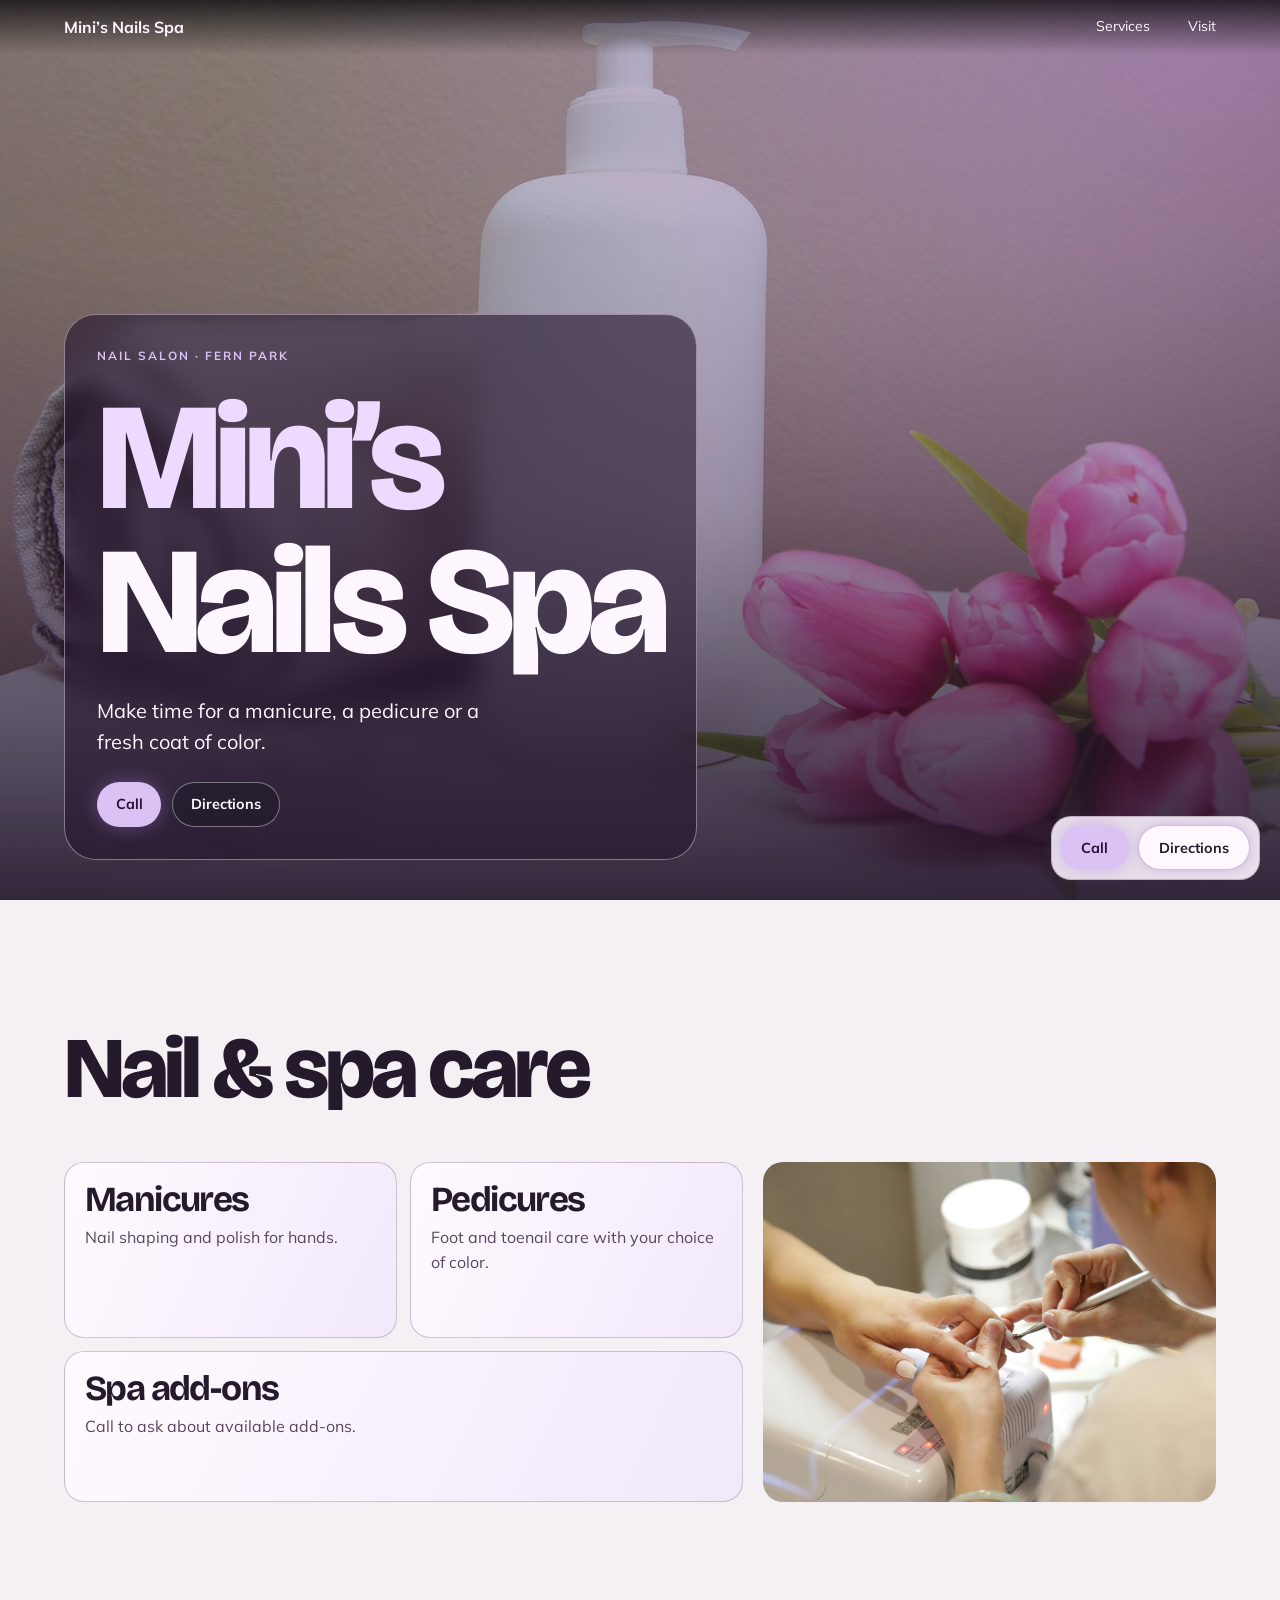
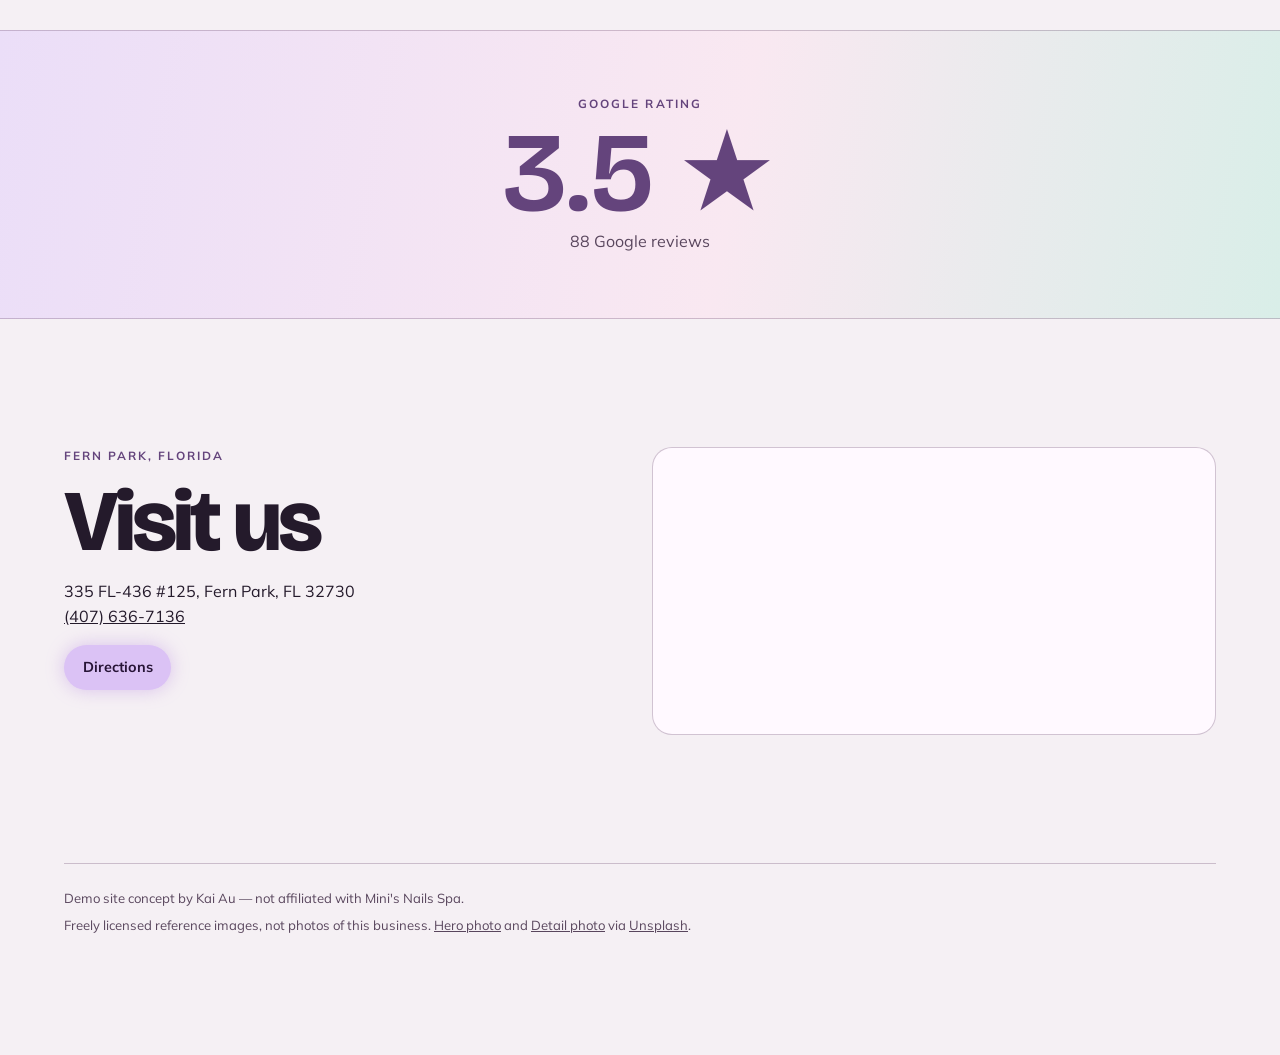
<file: minis-nails/index.html>
<!DOCTYPE html>
<html lang="en">
<head>
  <meta charset="utf-8">
  <meta name="viewport" content="width=device-width, initial-scale=1, viewport-fit=cover">
  <meta name="robots" content="noindex">
  <meta name="theme-color" content="#f5f0f4">
  <meta name="description" content="Demo concept for Mini&#x27;s Nails Spa, nail salon in Fern Park, Florida.">
  <title>Mini&#x27;s Nails Spa · Fern Park</title>
  <link rel="icon" href="data:,">
  <link rel="preconnect" href="https://fonts.googleapis.com">
  <link rel="preconnect" href="https://fonts.gstatic.com" crossorigin>
  <link rel="stylesheet" href="https://fonts.googleapis.com/css2?family=Bricolage+Grotesque:wght@600;700;800&amp;family=Mulish:wght@400;500;700&amp;display=swap">
  <link rel="stylesheet" href="../assets/demo.css">
  <link rel="stylesheet" href="styles.css">
  <script src="../assets/demo.js" defer></script>
  <!-- Freely licensed reference photos, not photos of this business.
    img/hero.jpg — Unsplash License — https://images.unsplash.com/photo-1540555700478-4be289fbecef
    img/detail.jpg — Unsplash License — https://images.unsplash.com/photo-1632345031435-8727f6897d53
  -->
</head>
<body>
  <a class="skip" href="#content">Skip to content</a>
  <header class="top">
    <a class="brand" href="#title">Mini’s Nails Spa</a>
    <nav aria-label="On this page">
      <a href="#services">Services</a>
      <a href="#visit">Visit</a>
    </nav>
  </header>

  <main id="content" tabindex="-1">
    <section class="hero" aria-labelledby="title">
      <div class="hero-media"><img src="img/hero.jpg" width="1800" height="1200" fetchpriority="high" alt="Rolled towels and orchid blooms beside a lotion bottle. Reference photo, not a photo of this business."></div>
      <div class="hero-copy">
        <p class="eyebrow" data-intro>Nail salon · Fern Park</p>
        <h1 id="title">
            <span data-intro style="--step: 1">Mini’s</span>
            <span data-intro style="--step: 2">Nails Spa</span>
        </h1>
        <p class="lede" data-intro style="--step: 3">Make time for a manicure, a pedicure or a fresh coat of color.</p>
        <div class="actions" data-intro style="--step: 4">
          <a class="button primary" href="tel:+14076367136">Call</a>
          <a class="button secondary" href="https://www.google.com/maps/dir/?api=1&amp;destination=335%20FL-436%20%23125%2C%20Fern%20Park%2C%20FL%2032730" target="_blank" rel="noopener noreferrer">Directions</a>
        </div>
      </div>
    </section>

    <section class="section wrap" id="services" aria-labelledby="services-title">
      <h2 class="section-heading" id="services-title" data-reveal>Nail &amp; spa care</h2>
      <div class="services">
        <ul class="service-list">
            <li class="service" data-reveal style="--delay: 0ms">
              <h3>Manicures</h3>
              <p>Nail shaping and polish for hands.</p>
            </li>
            <li class="service" data-reveal style="--delay: 100ms">
              <h3>Pedicures</h3>
              <p>Foot and toenail care with your choice of color.</p>
            </li>
            <li class="service" data-reveal style="--delay: 200ms">
              <h3>Spa add-ons</h3>
              <p>Call to ask about available add-ons.</p>
            </li>
        </ul>
        <figure class="detail-photo" data-reveal><img src="img/detail.jpg" width="1800" height="1200" loading="lazy" decoding="async" alt="A nail technician working on a manicure. Reference photo, not a photo of this business."></figure>
      </div>
    </section>

    <section class="rating" aria-labelledby="rating-title">
      <div data-reveal>
        <p class="eyebrow" id="rating-title">Google rating</p>
        <div aria-hidden="true">
          <p class="score"><span data-count>4.4</span><span> ★</span></p>
          <p class="reviews"><span data-count>111</span> Google reviews</p>
        </div>
        <p class="sr-only">4.4 out of 5 from 111 Google reviews</p>
      </div>
    </section>

    <section class="section wrap visit" id="visit" aria-labelledby="visit-title">
      <div data-reveal>
        <p class="eyebrow">Fern Park, Florida</p>
        <h2 id="visit-title">Visit us</h2>
        <address>335 FL-436 #125, Fern Park, FL 32730<br>
          <a href="tel:+14076367136">(407) 636-7136</a>
        </address>
        <a class="button primary" href="https://www.google.com/maps/dir/?api=1&amp;destination=335%20FL-436%20%23125%2C%20Fern%20Park%2C%20FL%2032730" target="_blank" rel="noopener noreferrer">Directions</a>
      </div>
      <iframe class="map" title="Map to Mini&#x27;s Nails Spa in Fern Park" loading="lazy"
        referrerpolicy="no-referrer-when-downgrade"
        src="https://maps.google.com/maps?q=335%20FL-436%20%23125%2C%20Fern%20Park%2C%20FL%2032730&amp;hl=en&amp;z=16&amp;output=embed"></iframe>
    </section>
  </main>

  <footer class="wrap">
    <p>Demo site concept by Kai Au — not affiliated with Mini&#x27;s Nails Spa.</p>
    <p>Freely licensed reference images, not photos of this business. <a href="https://images.unsplash.com/photo-1540555700478-4be289fbecef">Hero photo</a> and <a href="https://images.unsplash.com/photo-1632345031435-8727f6897d53">Detail photo</a> via <a href="https://unsplash.com/license">Unsplash</a>.</p>
  </footer>

  <nav class="sticky" aria-label="Contact and directions">
    <a class="button primary" href="tel:+14076367136">Call</a>
    <a class="button secondary" href="https://www.google.com/maps/dir/?api=1&amp;destination=335%20FL-436%20%23125%2C%20Fern%20Park%2C%20FL%2032730" target="_blank" rel="noopener noreferrer">Directions</a>
  </nav>
</body>
</html>
</file>
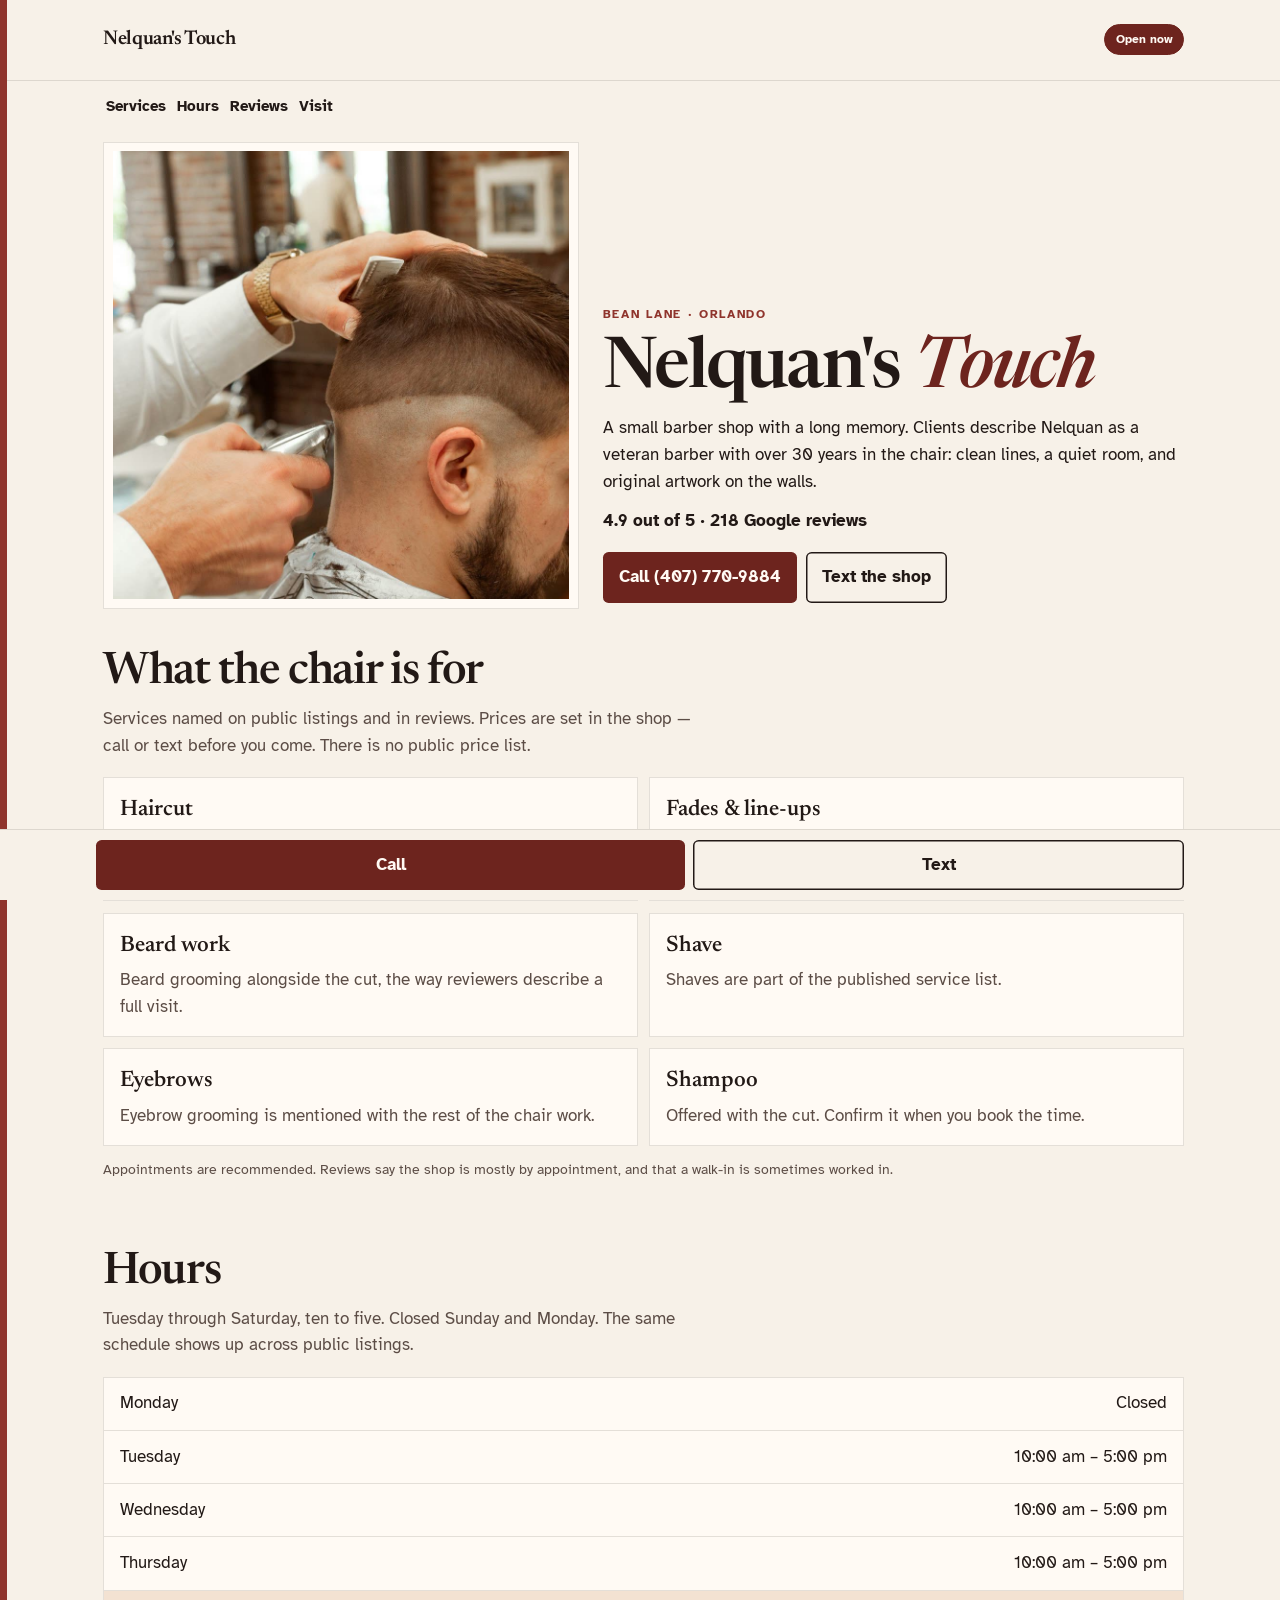
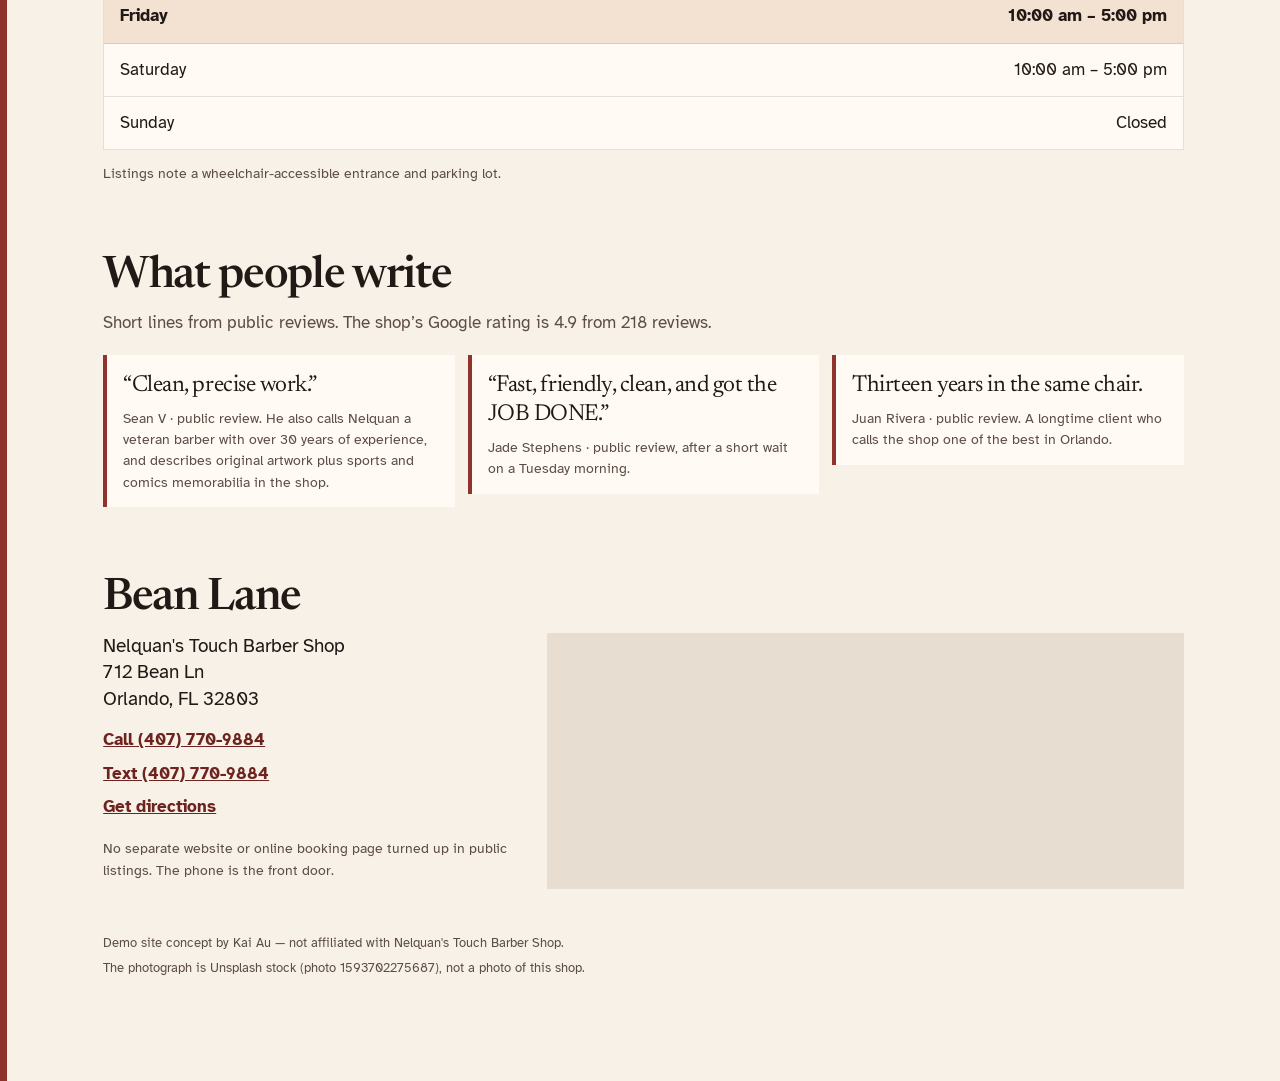
<file: nelquans-touch/index.html>
<!DOCTYPE html>
<html lang="en">
<head>
  <meta charset="utf-8">
  <meta name="viewport" content="width=device-width, initial-scale=1">
  <meta name="robots" content="noindex">
  <meta name="theme-color" content="#f7f1e8">
  <meta name="description" content="Demo concept for Nelquan's Touch Barber Shop on Bean Lane in Orlando. Call or text to get in the chair.">
  <title>Nelquan's Touch Barber Shop · Orlando</title>
  <link rel="icon" href="data:image/svg+xml,%3Csvg xmlns='http://www.w3.org/2000/svg' viewBox='0 0 32 32'%3E%3Crect width='32' height='32' fill='%23f7f1e8'/%3E%3Crect width='4' height='32' fill='%238f342c'/%3E%3Ctext x='18' y='22' text-anchor='middle' font-family='Georgia' font-size='16' fill='%23221916'%3EN%3C/text%3E%3C/svg%3E">
  <link rel="preconnect" href="https://fonts.googleapis.com">
  <link rel="preconnect" href="https://fonts.gstatic.com" crossorigin>
  <link href="https://fonts.googleapis.com/css2?family=Atkinson+Hyperlegible:wght@400;700&family=Newsreader:ital,opsz,wght@0,6..72,500;0,6..72,600;1,6..72,500&display=swap" rel="stylesheet">
  <link rel="stylesheet" href="styles.css">
  <!--
    Reference photo, not a picture of this shop:
    - img/fade.jpg — Unsplash photo-1593702275687-f8b402bf1fb5, Unsplash License
  -->
</head>
<body>
  <a class="skip" href="#content">Skip to content</a>
  <header class="top">
    <a class="brand" href="#content">Nelquan's Touch</a>
    <p class="pill" id="open-state">Hours</p>
  </header>
  <nav class="nav" aria-label="On this page">
    <a href="#services">Services</a>
    <a href="#hours">Hours</a>
    <a href="#reviews">Reviews</a>
    <a href="#visit">Visit</a>
  </nav>

  <main id="content">
    <section class="hero" aria-labelledby="title">
      <div class="hero-layout">
        <div class="frame">
          <img src="img/fade.jpg" width="1400" height="934" alt="A barber lining up a fade with clippers. Stock photo, not this shop.">
        </div>
        <div>
          <p class="kicker">Bean Lane · Orlando</p>
          <h1 id="title">Nelquan's <em>Touch</em></h1>
          <p class="lede">A small barber shop with a long memory. Clients describe Nelquan as a veteran barber with over 30 years in the chair: clean lines, a quiet room, and original artwork on the walls.</p>
          <p class="rating">4.9 out of 5 · 218 Google reviews</p>
          <div class="hero-actions">
            <a class="btn btn-brick" href="tel:+14077709884">Call (407) 770-9884</a>
            <a class="btn btn-line" href="sms:+14077709884">Text the shop</a>
          </div>
        </div>
      </div>
    </section>

    <section class="section" id="services" aria-labelledby="services-title">
      <h2 id="services-title">What the chair is for</h2>
      <p class="intro">Services named on public listings and in reviews. Prices are set in the shop — call or text before you come. There is no public price list.</p>
      <ul class="services">
        <li>
          <h3>Haircut</h3>
          <p>The reason most people sit down. Guests talk about cuts that match what they asked for, including kids.</p>
        </li>
        <li>
          <h3>Fades &amp; line-ups</h3>
          <p>Listed among the shop’s regular work. Ask for the shape you want when you call.</p>
        </li>
        <li>
          <h3>Beard work</h3>
          <p>Beard grooming alongside the cut, the way reviewers describe a full visit.</p>
        </li>
        <li>
          <h3>Shave</h3>
          <p>Shaves are part of the published service list.</p>
        </li>
        <li>
          <h3>Eyebrows</h3>
          <p>Eyebrow grooming is mentioned with the rest of the chair work.</p>
        </li>
        <li>
          <h3>Shampoo</h3>
          <p>Offered with the cut. Confirm it when you book the time.</p>
        </li>
      </ul>
      <p class="fine">Appointments are recommended. Reviews say the shop is mostly by appointment, and that a walk-in is sometimes worked in.</p>
    </section>

    <section class="section" id="hours" aria-labelledby="hours-title">
      <h2 id="hours-title">Hours</h2>
      <p class="intro">Tuesday through Saturday, ten to five. Closed Sunday and Monday. The same schedule shows up across public listings.</p>
      <ul class="hours">
        <li data-day="1"><span>Monday</span><span>Closed</span></li>
        <li data-day="2"><span>Tuesday</span><span>10:00 am – 5:00 pm</span></li>
        <li data-day="3"><span>Wednesday</span><span>10:00 am – 5:00 pm</span></li>
        <li data-day="4"><span>Thursday</span><span>10:00 am – 5:00 pm</span></li>
        <li data-day="5"><span>Friday</span><span>10:00 am – 5:00 pm</span></li>
        <li data-day="6"><span>Saturday</span><span>10:00 am – 5:00 pm</span></li>
        <li data-day="0"><span>Sunday</span><span>Closed</span></li>
      </ul>
      <p class="fine">Listings note a wheelchair-accessible entrance and parking lot.</p>
    </section>

    <section class="section" id="reviews" aria-labelledby="reviews-title">
      <h2 id="reviews-title">What people write</h2>
      <p class="intro">Short lines from public reviews. The shop’s Google rating is 4.9 from 218 reviews.</p>
      <ul class="quotes">
        <li>
          <blockquote>
            <p>“Clean, precise work.”</p>
            <footer>Sean V · public review. He also calls Nelquan a veteran barber with over 30 years of experience, and describes original artwork plus sports and comics memorabilia in the shop.</footer>
          </blockquote>
        </li>
        <li>
          <blockquote>
            <p>“Fast, friendly, clean, and got the JOB DONE.”</p>
            <footer>Jade Stephens · public review, after a short wait on a Tuesday morning.</footer>
          </blockquote>
        </li>
        <li>
          <blockquote>
            <p>Thirteen years in the same chair.</p>
            <footer>Juan Rivera · public review. A longtime client who calls the shop one of the best in Orlando.</footer>
          </blockquote>
        </li>
      </ul>
    </section>

    <section class="section" id="visit" aria-labelledby="visit-title">
      <h2 id="visit-title">Bean Lane</h2>
      <div class="visit">
        <div>
          <address>
            Nelquan's Touch Barber Shop<br>
            712 Bean Ln<br>
            Orlando, FL 32803
          </address>
          <div class="contact-links">
            <a href="tel:+14077709884">Call (407) 770-9884</a>
            <a href="sms:+14077709884">Text (407) 770-9884</a>
            <a href="https://www.google.com/maps/dir/?api=1&amp;destination=712%20Bean%20Ln%2C%20Orlando%2C%20FL%2032803" target="_blank" rel="noopener noreferrer">Get directions</a>
          </div>
          <p class="fine">No separate website or online booking page turned up in public listings. The phone is the front door.</p>
        </div>
        <iframe class="map" title="Map to Nelquan's Touch Barber Shop, 712 Bean Lane, Orlando" loading="lazy" referrerpolicy="no-referrer-when-downgrade" src="https://maps.google.com/maps?q=712%20Bean%20Ln%2C%20Orlando%2C%20FL%2032803&amp;hl=en&amp;z=16&amp;output=embed"></iframe>
      </div>
    </section>
  </main>

  <footer class="site-footer">
    <p>Demo site concept by Kai Au — not affiliated with Nelquan's Touch Barber Shop.</p>
    <p>The photograph is Unsplash stock (photo 1593702275687), not a photo of this shop.</p>
  </footer>

  <div class="bar" role="navigation" aria-label="Call or text">
    <a class="btn btn-brick" href="tel:+14077709884">Call</a>
    <a class="btn btn-line" href="sms:+14077709884">Text</a>
  </div>

  <script>
    (function () {
      var schedule = {
        2: [10, 0, 17, 0],
        3: [10, 0, 17, 0],
        4: [10, 0, 17, 0],
        5: [10, 0, 17, 0],
        6: [10, 0, 17, 0]
      };
      var parts = new Intl.DateTimeFormat("en-US", {
        timeZone: "America/New_York",
        weekday: "short",
        hour: "2-digit",
        minute: "2-digit",
        hourCycle: "h23"
      }).formatToParts(new Date());
      var map = {};
      parts.forEach(function (p) { if (p.type !== "literal") map[p.type] = p.value; });
      var days = { Sun: 0, Mon: 1, Tue: 2, Wed: 3, Thu: 4, Fri: 5, Sat: 6 };
      var day = days[map.weekday];
      var mins = parseInt(map.hour, 10) * 60 + parseInt(map.minute, 10);
      var row = document.querySelector('[data-day="' + day + '"]');
      if (row) row.classList.add("is-today");
      var el = document.getElementById("open-state");
      var span = schedule[day];
      var open = !!(span && mins >= span[0] * 60 + span[1] && mins < span[2] * 60 + span[3]);
      el.textContent = open ? "Open now" : "Closed now";
      el.classList.add(open ? "is-open" : "is-closed");
    })();
  </script>
</body>
</html>
</file>
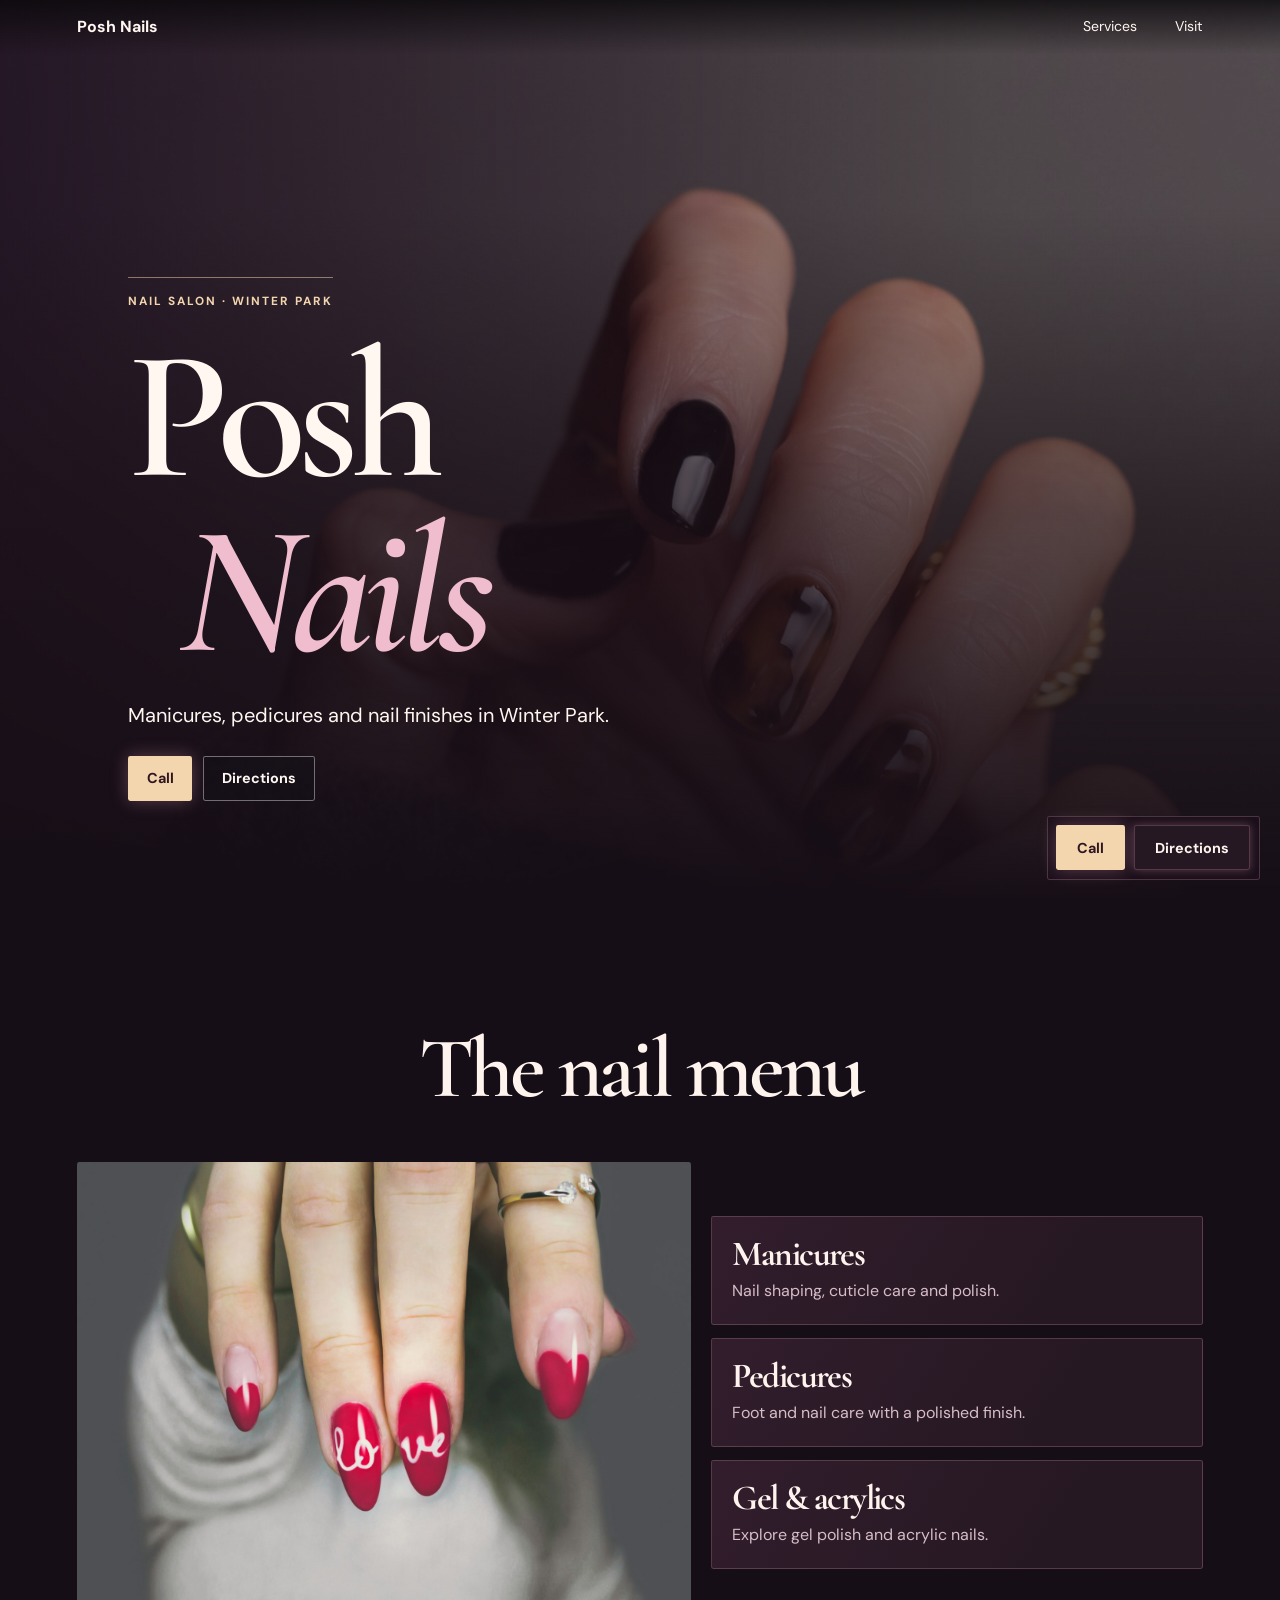
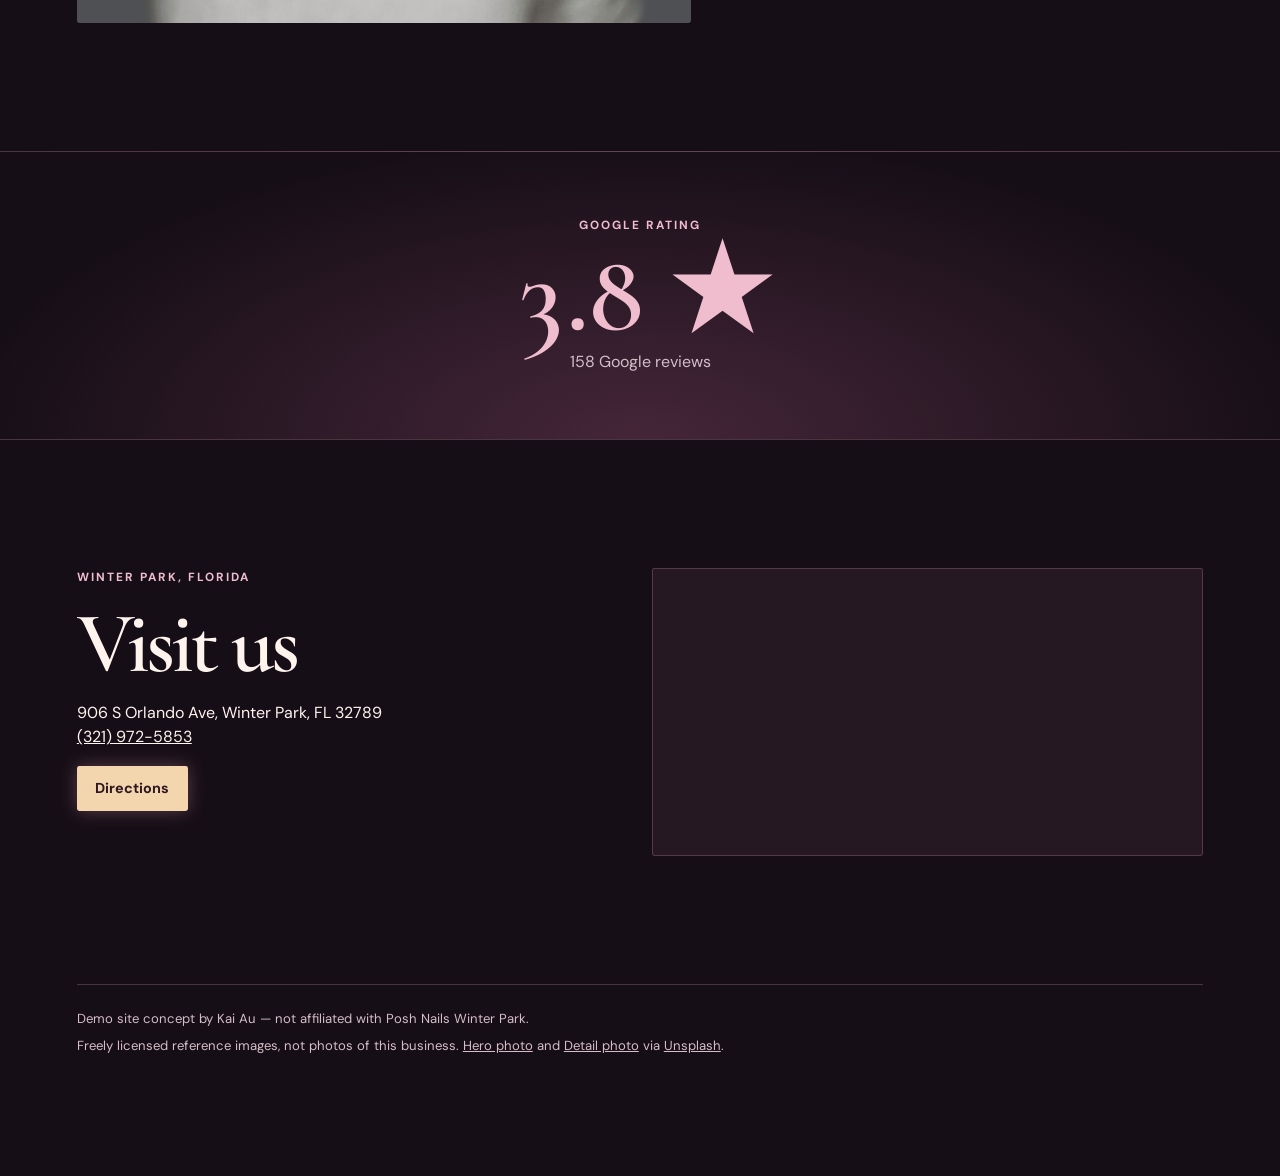
<file: posh-nails/index.html>
<!DOCTYPE html>
<html lang="en">
<head>
  <meta charset="utf-8">
  <meta name="viewport" content="width=device-width, initial-scale=1, viewport-fit=cover">
  <meta name="robots" content="noindex">
  <meta name="theme-color" content="#160e16">
  <meta name="description" content="Demo concept for Posh Nails Winter Park, nail salon in Winter Park, Florida.">
  <title>Posh Nails Winter Park · Winter Park</title>
  <link rel="icon" href="data:,">
  <link rel="preconnect" href="https://fonts.googleapis.com">
  <link rel="preconnect" href="https://fonts.gstatic.com" crossorigin>
  <link rel="stylesheet" href="https://fonts.googleapis.com/css2?family=Cormorant+Garamond:ital,wght@0,600;1,600&amp;family=DM+Sans:wght@400;500;700&amp;display=swap">
  <link rel="stylesheet" href="../assets/demo.css">
  <link rel="stylesheet" href="styles.css">
  <script src="../assets/demo.js" defer></script>
  <!-- Freely licensed reference photos, not photos of this business.
    img/hero.jpg — Unsplash License — https://images.unsplash.com/photo-1604654894610-df63bc536371
    img/detail.jpg — Unsplash License — https://images.unsplash.com/photo-1519014816548-bf5fe059798b
  -->
</head>
<body>
  <a class="skip" href="#content">Skip to content</a>
  <header class="top">
    <a class="brand" href="#title">Posh Nails</a>
    <nav aria-label="On this page">
      <a href="#services">Services</a>
      <a href="#visit">Visit</a>
    </nav>
  </header>

  <main id="content" tabindex="-1">
    <section class="hero" aria-labelledby="title">
      <div class="hero-media"><img src="img/hero.jpg" width="1800" height="2700" fetchpriority="high" alt="Dark, glossy nail art on a hand. Reference photo, not a photo of this business."></div>
      <div class="hero-copy">
        <p class="eyebrow" data-intro>Nail salon · Winter Park</p>
        <h1 id="title" aria-label="Posh Nails Winter Park">
            <span data-intro style="--step: 1">Posh</span>
            <span data-intro style="--step: 2">Nails</span>
        </h1>
        <p class="lede" data-intro style="--step: 3">Manicures, pedicures and nail finishes in Winter Park.</p>
        <div class="actions" data-intro style="--step: 4">
          <a class="button primary" href="tel:+13219725853">Call</a>
          <a class="button secondary" href="https://www.google.com/maps/dir/?api=1&amp;destination=906%20S%20Orlando%20Ave%2C%20Winter%20Park%2C%20FL%2032789" target="_blank" rel="noopener noreferrer">Directions</a>
        </div>
      </div>
    </section>

    <section class="section wrap" id="services" aria-labelledby="services-title">
      <h2 class="section-heading" id="services-title" data-reveal>The nail menu</h2>
      <div class="services">
        <ul class="service-list">
            <li class="service" data-reveal style="--delay: 0ms">
              <h3>Manicures</h3>
              <p>Nail shaping, cuticle care and polish.</p>
            </li>
            <li class="service" data-reveal style="--delay: 100ms">
              <h3>Pedicures</h3>
              <p>Foot and nail care with a polished finish.</p>
            </li>
            <li class="service" data-reveal style="--delay: 200ms">
              <h3>Gel &amp; acrylics</h3>
              <p>Explore gel polish and acrylic nails.</p>
            </li>
        </ul>
        <figure class="detail-photo" data-reveal><img src="img/detail.jpg" width="1800" height="1200" loading="lazy" decoding="async" alt="A close-up of red nail art. Reference photo, not a photo of this business."></figure>
      </div>
    </section>

    <section class="rating" aria-labelledby="rating-title">
      <div data-reveal>
        <p class="eyebrow" id="rating-title">Google rating</p>
        <div aria-hidden="true">
          <p class="score"><span data-count>4.2</span><span> ★</span></p>
          <p class="reviews"><span data-count>175</span> Google reviews</p>
        </div>
        <p class="sr-only">4.2 out of 5 from 175 Google reviews</p>
      </div>
    </section>

    <section class="section wrap visit" id="visit" aria-labelledby="visit-title">
      <div data-reveal>
        <p class="eyebrow">Winter Park, Florida</p>
        <h2 id="visit-title">Visit us</h2>
        <address>906 S Orlando Ave, Winter Park, FL 32789<br>
          <a href="tel:+13219725853">(321) 972-5853</a>
        </address>
        <a class="button primary" href="https://www.google.com/maps/dir/?api=1&amp;destination=906%20S%20Orlando%20Ave%2C%20Winter%20Park%2C%20FL%2032789" target="_blank" rel="noopener noreferrer">Directions</a>
      </div>
      <iframe class="map" title="Map to Posh Nails Winter Park in Winter Park" loading="lazy"
        referrerpolicy="no-referrer-when-downgrade"
        src="https://maps.google.com/maps?q=906%20S%20Orlando%20Ave%2C%20Winter%20Park%2C%20FL%2032789&amp;hl=en&amp;z=16&amp;output=embed"></iframe>
    </section>
  </main>

  <footer class="wrap">
    <p>Demo site concept by Kai Au — not affiliated with Posh Nails Winter Park.</p>
    <p>Freely licensed reference images, not photos of this business. <a href="https://images.unsplash.com/photo-1604654894610-df63bc536371">Hero photo</a> and <a href="https://images.unsplash.com/photo-1519014816548-bf5fe059798b">Detail photo</a> via <a href="https://unsplash.com/license">Unsplash</a>.</p>
  </footer>

  <nav class="sticky" aria-label="Contact and directions">
    <a class="button primary" href="tel:+13219725853">Call</a>
    <a class="button secondary" href="https://www.google.com/maps/dir/?api=1&amp;destination=906%20S%20Orlando%20Ave%2C%20Winter%20Park%2C%20FL%2032789" target="_blank" rel="noopener noreferrer">Directions</a>
  </nav>
</body>
</html>
</file>
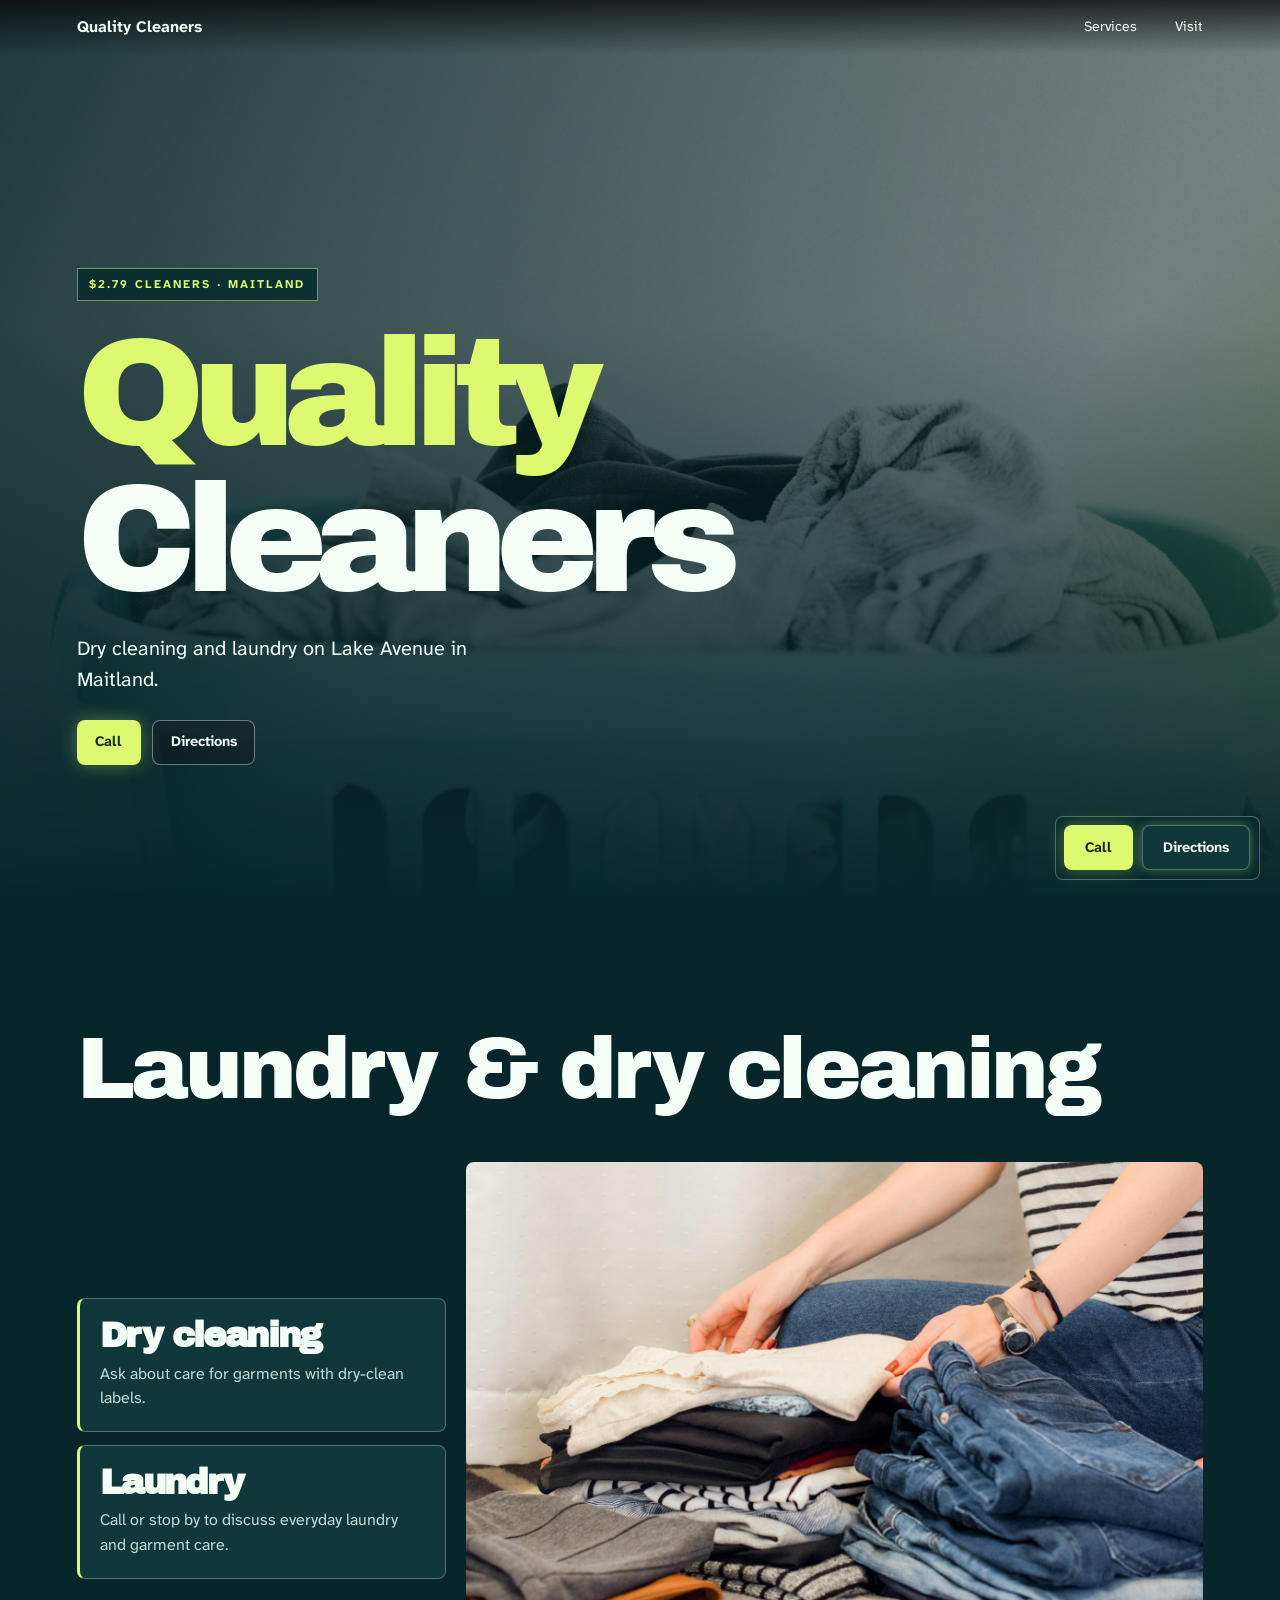
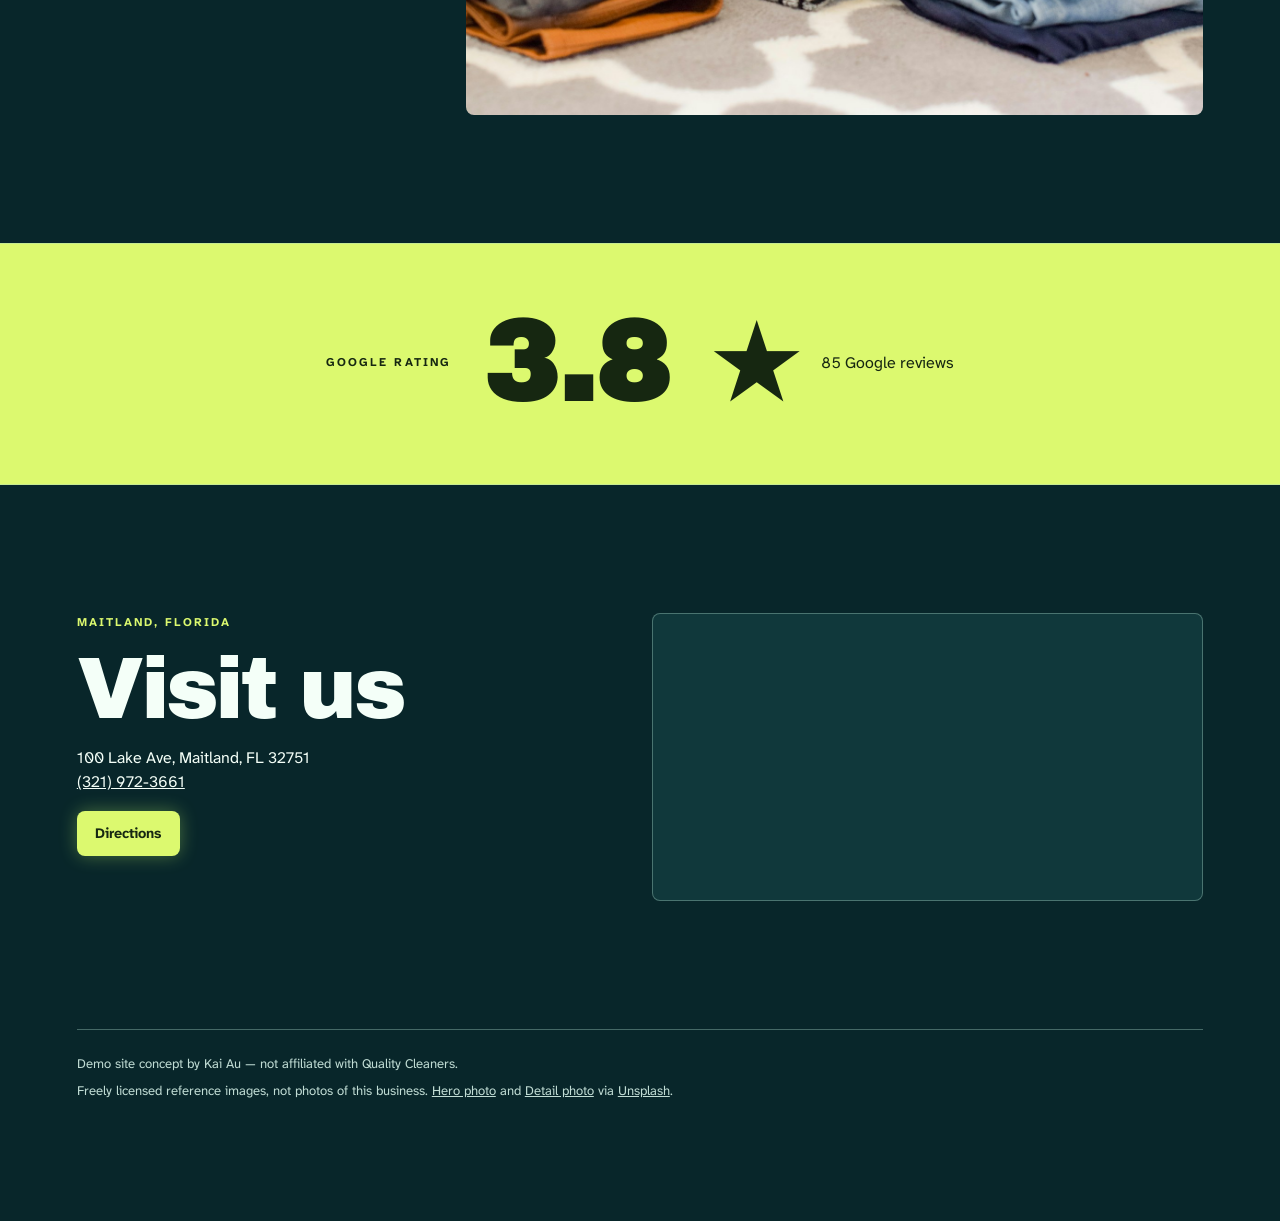
<file: quality-cleaners/index.html>
<!DOCTYPE html>
<html lang="en">
<head>
  <meta charset="utf-8">
  <meta name="viewport" content="width=device-width, initial-scale=1, viewport-fit=cover">
  <meta name="robots" content="noindex">
  <meta name="theme-color" content="#08262a">
  <meta name="description" content="Demo concept for Quality Cleaners, dry cleaner and laundry in Maitland, Florida.">
  <title>Quality Cleaners · Maitland</title>
  <link rel="icon" href="data:,">
  <link rel="preconnect" href="https://fonts.googleapis.com">
  <link rel="preconnect" href="https://fonts.gstatic.com" crossorigin>
  <link rel="stylesheet" href="https://fonts.googleapis.com/css2?family=Archivo+Black&amp;family=Atkinson+Hyperlegible+Next:wght@400;500;700&amp;display=swap">
  <link rel="stylesheet" href="../assets/demo.css">
  <link rel="stylesheet" href="styles.css">
  <script src="../assets/demo.js" defer></script>
  <!-- Freely licensed reference photos, not photos of this business.
    img/hero.jpg — Unsplash License — https://images.unsplash.com/photo-1582735689369-4fe89db7114c
    img/detail.jpg — Unsplash License — https://images.unsplash.com/photo-1567113463300-102a7eb3cb26
  -->
</head>
<body>
  <a class="skip" href="#content">Skip to content</a>
  <header class="top">
    <a class="brand" href="#title">Quality Cleaners</a>
    <nav aria-label="On this page">
      <a href="#services">Services</a>
      <a href="#visit">Visit</a>
    </nav>
  </header>

  <main id="content" tabindex="-1">
    <section class="hero" aria-labelledby="title">
      <div class="hero-media"><img src="img/hero.jpg" width="1800" height="1200" fetchpriority="high" alt="A teal laundry basket filled with clothing. Reference photo, not a photo of this business."></div>
      <div class="hero-copy">
        <p class="eyebrow" data-intro>$2.79 Cleaners · Maitland</p>
        <h1 id="title">
            <span data-intro style="--step: 1">Quality</span>
            <span data-intro style="--step: 2">Cleaners</span>
        </h1>
        <p class="lede" data-intro style="--step: 3">Dry cleaning and laundry on Lake Avenue in Maitland.</p>
        <div class="actions" data-intro style="--step: 4">
          <a class="button primary" href="tel:+13219723661">Call</a>
          <a class="button secondary" href="https://www.google.com/maps/dir/?api=1&amp;destination=100%20Lake%20Ave%2C%20Maitland%2C%20FL%2032751" target="_blank" rel="noopener noreferrer">Directions</a>
        </div>
      </div>
    </section>

    <section class="section wrap" id="services" aria-labelledby="services-title">
      <h2 class="section-heading" id="services-title" data-reveal>Laundry &amp; dry cleaning</h2>
      <div class="services">
        <ul class="service-list">
            <li class="service" data-reveal style="--delay: 0ms">
              <h3>Dry cleaning</h3>
              <p>Ask about care for garments with dry-clean labels.</p>
            </li>
            <li class="service" data-reveal style="--delay: 100ms">
              <h3>Laundry</h3>
              <p>Call or stop by to discuss everyday laundry and garment care.</p>
            </li>
        </ul>
        <figure class="detail-photo" data-reveal><img src="img/detail.jpg" width="1800" height="1200" loading="lazy" decoding="async" alt="Hands sorting a stack of folded garments. Reference photo, not a photo of this business."></figure>
      </div>
    </section>

    <section class="rating" aria-labelledby="rating-title">
      <div data-reveal>
        <p class="eyebrow" id="rating-title">Google rating</p>
        <div aria-hidden="true">
          <p class="score"><span data-count>4.3</span><span> ★</span></p>
          <p class="reviews"><span data-count>97</span> Google reviews</p>
        </div>
        <p class="sr-only">4.3 out of 5 from 97 Google reviews</p>
      </div>
    </section>

    <section class="section wrap visit" id="visit" aria-labelledby="visit-title">
      <div data-reveal>
        <p class="eyebrow">Maitland, Florida</p>
        <h2 id="visit-title">Visit us</h2>
        <address>100 Lake Ave, Maitland, FL 32751<br>
          <a href="tel:+13219723661">(321) 972-3661</a>
        </address>
        <a class="button primary" href="https://www.google.com/maps/dir/?api=1&amp;destination=100%20Lake%20Ave%2C%20Maitland%2C%20FL%2032751" target="_blank" rel="noopener noreferrer">Directions</a>
      </div>
      <iframe class="map" title="Map to Quality Cleaners in Maitland" loading="lazy"
        referrerpolicy="no-referrer-when-downgrade"
        src="https://maps.google.com/maps?q=100%20Lake%20Ave%2C%20Maitland%2C%20FL%2032751&amp;hl=en&amp;z=16&amp;output=embed"></iframe>
    </section>
  </main>

  <footer class="wrap">
    <p>Demo site concept by Kai Au — not affiliated with Quality Cleaners.</p>
    <p>Freely licensed reference images, not photos of this business. <a href="https://images.unsplash.com/photo-1582735689369-4fe89db7114c">Hero photo</a> and <a href="https://images.unsplash.com/photo-1567113463300-102a7eb3cb26">Detail photo</a> via <a href="https://unsplash.com/license">Unsplash</a>.</p>
  </footer>

  <nav class="sticky" aria-label="Contact and directions">
    <a class="button primary" href="tel:+13219723661">Call</a>
    <a class="button secondary" href="https://www.google.com/maps/dir/?api=1&amp;destination=100%20Lake%20Ave%2C%20Maitland%2C%20FL%2032751" target="_blank" rel="noopener noreferrer">Directions</a>
  </nav>
</body>
</html>
</file>
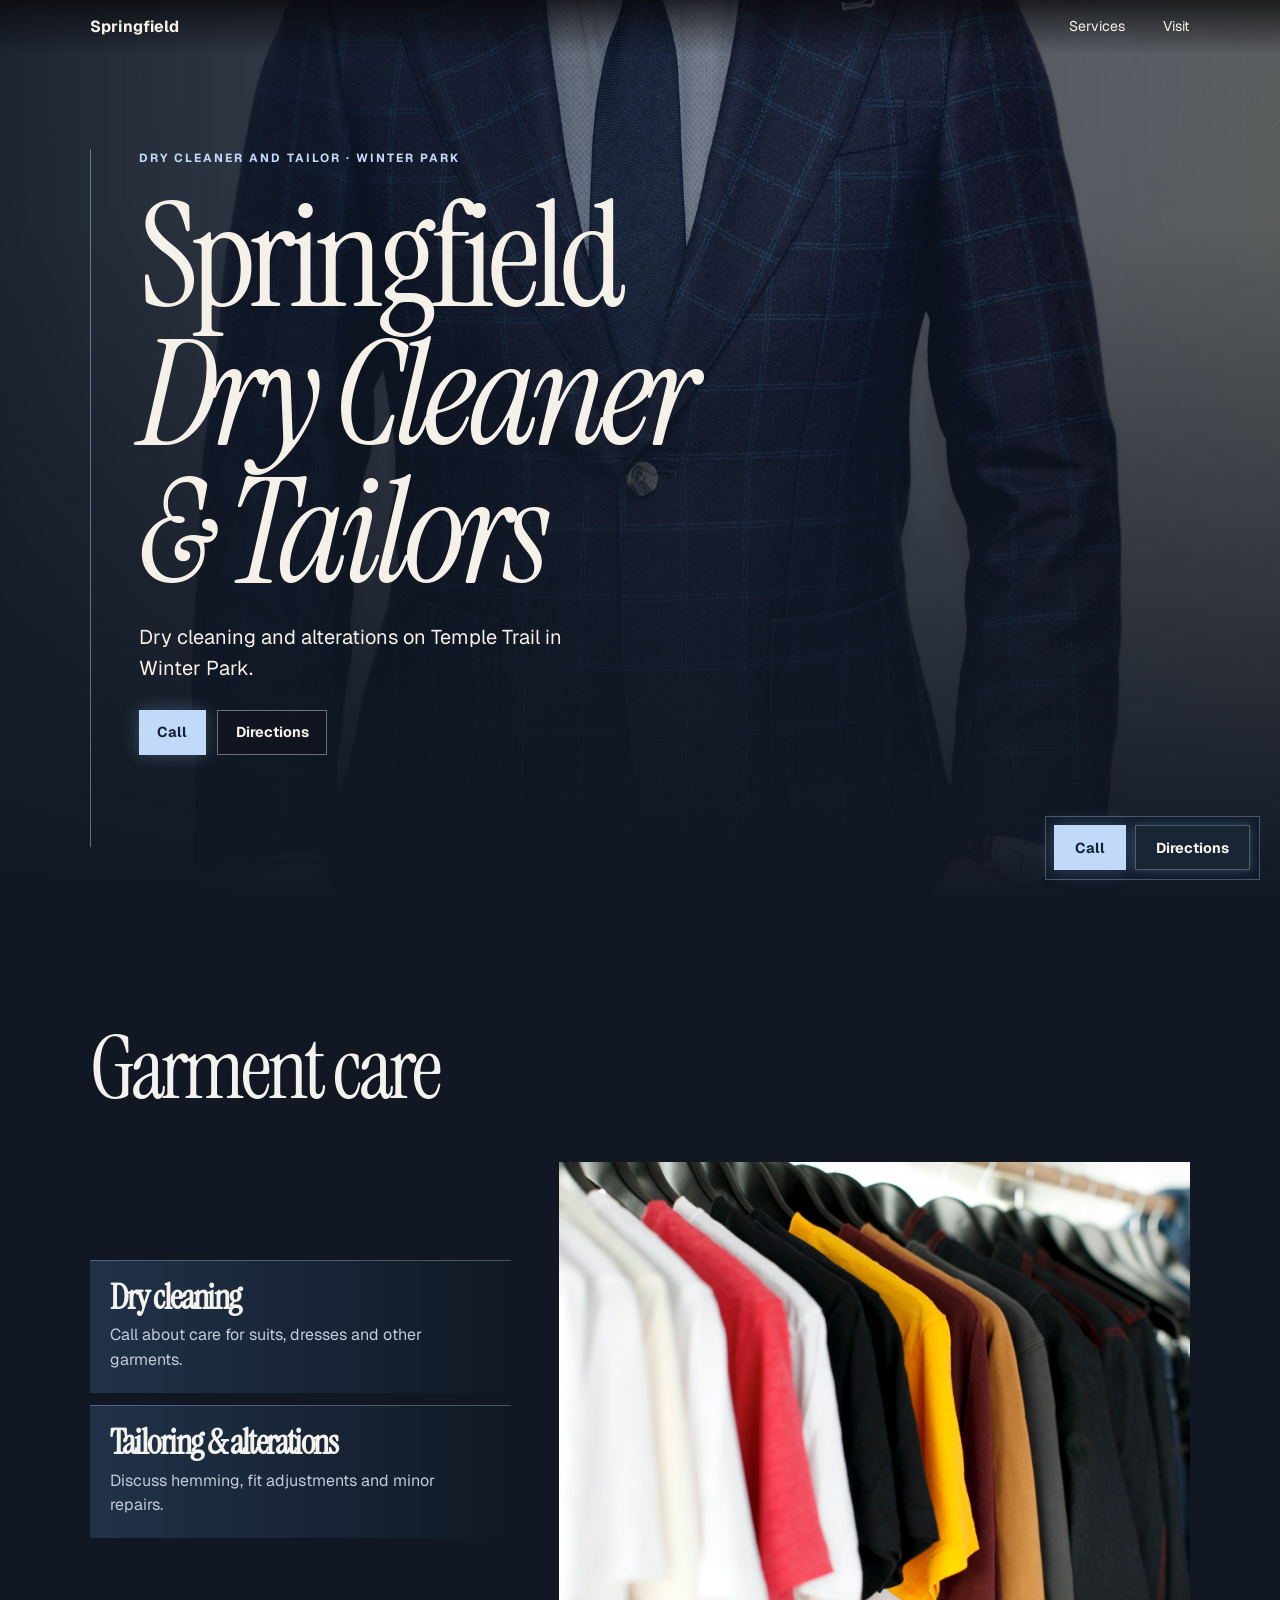
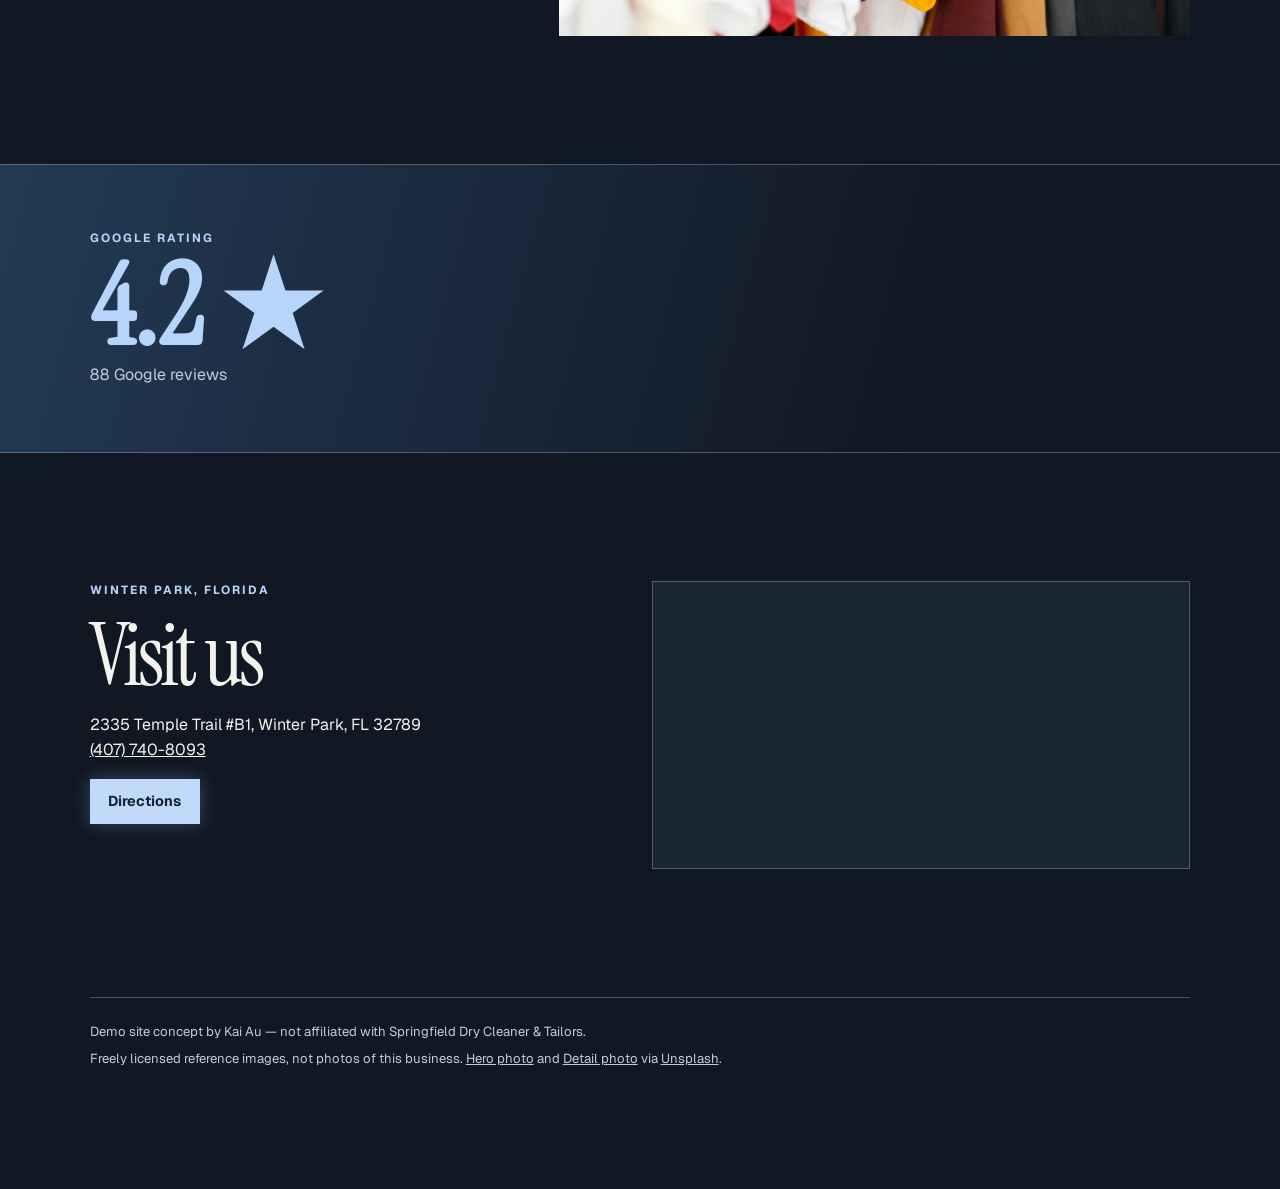
<file: springfield-cleaners/index.html>
<!DOCTYPE html>
<html lang="en">
<head>
  <meta charset="utf-8">
  <meta name="viewport" content="width=device-width, initial-scale=1, viewport-fit=cover">
  <meta name="robots" content="noindex">
  <meta name="theme-color" content="#111824">
  <meta name="description" content="Demo concept for Springfield Dry Cleaner &amp; Tailors, dry cleaner and tailor in Winter Park, Florida.">
  <title>Springfield Dry Cleaner &amp; Tailors · Winter Park</title>
  <link rel="icon" href="data:,">
  <link rel="preconnect" href="https://fonts.googleapis.com">
  <link rel="preconnect" href="https://fonts.gstatic.com" crossorigin>
  <link rel="stylesheet" href="https://fonts.googleapis.com/css2?family=Instrument+Serif:ital@0;1&amp;family=Geist:wght@400;500;700&amp;display=swap">
  <link rel="stylesheet" href="../assets/demo.css">
  <link rel="stylesheet" href="styles.css">
  <script src="../assets/demo.js" defer></script>
  <!-- Freely licensed reference photos, not photos of this business.
    img/hero.jpg — Unsplash License — https://images.unsplash.com/photo-1592878904946-b3cd8ae243d0
    img/detail.jpg — Unsplash License — https://images.unsplash.com/photo-1489987707025-afc232f7ea0f
  -->
</head>
<body>
  <a class="skip" href="#content">Skip to content</a>
  <header class="top">
    <a class="brand" href="#title">Springfield</a>
    <nav aria-label="On this page">
      <a href="#services">Services</a>
      <a href="#visit">Visit</a>
    </nav>
  </header>

  <main id="content" tabindex="-1">
    <section class="hero" aria-labelledby="title">
      <div class="hero-media"><img src="img/hero.jpg" width="1800" height="1800" fetchpriority="high" alt="A close-up of a navy checked suit jacket. Reference photo, not a photo of this business."></div>
      <div class="hero-copy">
        <p class="eyebrow" data-intro>Dry cleaner and tailor · Winter Park</p>
        <h1 id="title">
            <span data-intro style="--step: 1">Springfield</span>
            <span data-intro style="--step: 2">Dry Cleaner</span>
            <span data-intro style="--step: 3">&amp; Tailors</span>
        </h1>
        <p class="lede" data-intro style="--step: 4">Dry cleaning and alterations on Temple Trail in Winter Park.</p>
        <div class="actions" data-intro style="--step: 5">
          <a class="button primary" href="tel:+14077408093">Call</a>
          <a class="button secondary" href="https://www.google.com/maps/dir/?api=1&amp;destination=2335%20Temple%20Trail%20%23B1%2C%20Winter%20Park%2C%20FL%2032789" target="_blank" rel="noopener noreferrer">Directions</a>
        </div>
      </div>
    </section>

    <section class="section wrap" id="services" aria-labelledby="services-title">
      <h2 class="section-heading" id="services-title" data-reveal>Garment care</h2>
      <div class="services">
        <ul class="service-list">
            <li class="service" data-reveal style="--delay: 0ms">
              <h3>Dry cleaning</h3>
              <p>Call about care for suits, dresses and other garments.</p>
            </li>
            <li class="service" data-reveal style="--delay: 100ms">
              <h3>Tailoring &amp; alterations</h3>
              <p>Discuss hemming, fit adjustments and minor repairs.</p>
            </li>
        </ul>
        <figure class="detail-photo" data-reveal><img src="img/detail.jpg" width="1800" height="1200" loading="lazy" decoding="async" alt="Shirts in several colors hanging on a rail. Reference photo, not a photo of this business."></figure>
      </div>
    </section>

    <section class="rating" aria-labelledby="rating-title">
      <div data-reveal>
        <p class="eyebrow" id="rating-title">Google rating</p>
        <div aria-hidden="true">
          <p class="score"><span data-count>4.7</span><span> ★</span></p>
          <p class="reviews"><span data-count>99</span> Google reviews</p>
        </div>
        <p class="sr-only">4.7 out of 5 from 99 Google reviews</p>
      </div>
    </section>

    <section class="section wrap visit" id="visit" aria-labelledby="visit-title">
      <div data-reveal>
        <p class="eyebrow">Winter Park, Florida</p>
        <h2 id="visit-title">Visit us</h2>
        <address>2335 Temple Trail #B1, Winter Park, FL 32789<br>
          <a href="tel:+14077408093">(407) 740-8093</a>
        </address>
        <a class="button primary" href="https://www.google.com/maps/dir/?api=1&amp;destination=2335%20Temple%20Trail%20%23B1%2C%20Winter%20Park%2C%20FL%2032789" target="_blank" rel="noopener noreferrer">Directions</a>
      </div>
      <iframe class="map" title="Map to Springfield Dry Cleaner &amp; Tailors in Winter Park" loading="lazy"
        referrerpolicy="no-referrer-when-downgrade"
        src="https://maps.google.com/maps?q=2335%20Temple%20Trail%20%23B1%2C%20Winter%20Park%2C%20FL%2032789&amp;hl=en&amp;z=16&amp;output=embed"></iframe>
    </section>
  </main>

  <footer class="wrap">
    <p>Demo site concept by Kai Au — not affiliated with Springfield Dry Cleaner &amp; Tailors.</p>
    <p>Freely licensed reference images, not photos of this business. <a href="https://images.unsplash.com/photo-1592878904946-b3cd8ae243d0">Hero photo</a> and <a href="https://images.unsplash.com/photo-1489987707025-afc232f7ea0f">Detail photo</a> via <a href="https://unsplash.com/license">Unsplash</a>.</p>
  </footer>

  <nav class="sticky" aria-label="Contact and directions">
    <a class="button primary" href="tel:+14077408093">Call</a>
    <a class="button secondary" href="https://www.google.com/maps/dir/?api=1&amp;destination=2335%20Temple%20Trail%20%23B1%2C%20Winter%20Park%2C%20FL%2032789" target="_blank" rel="noopener noreferrer">Directions</a>
  </nav>
</body>
</html>
</file>
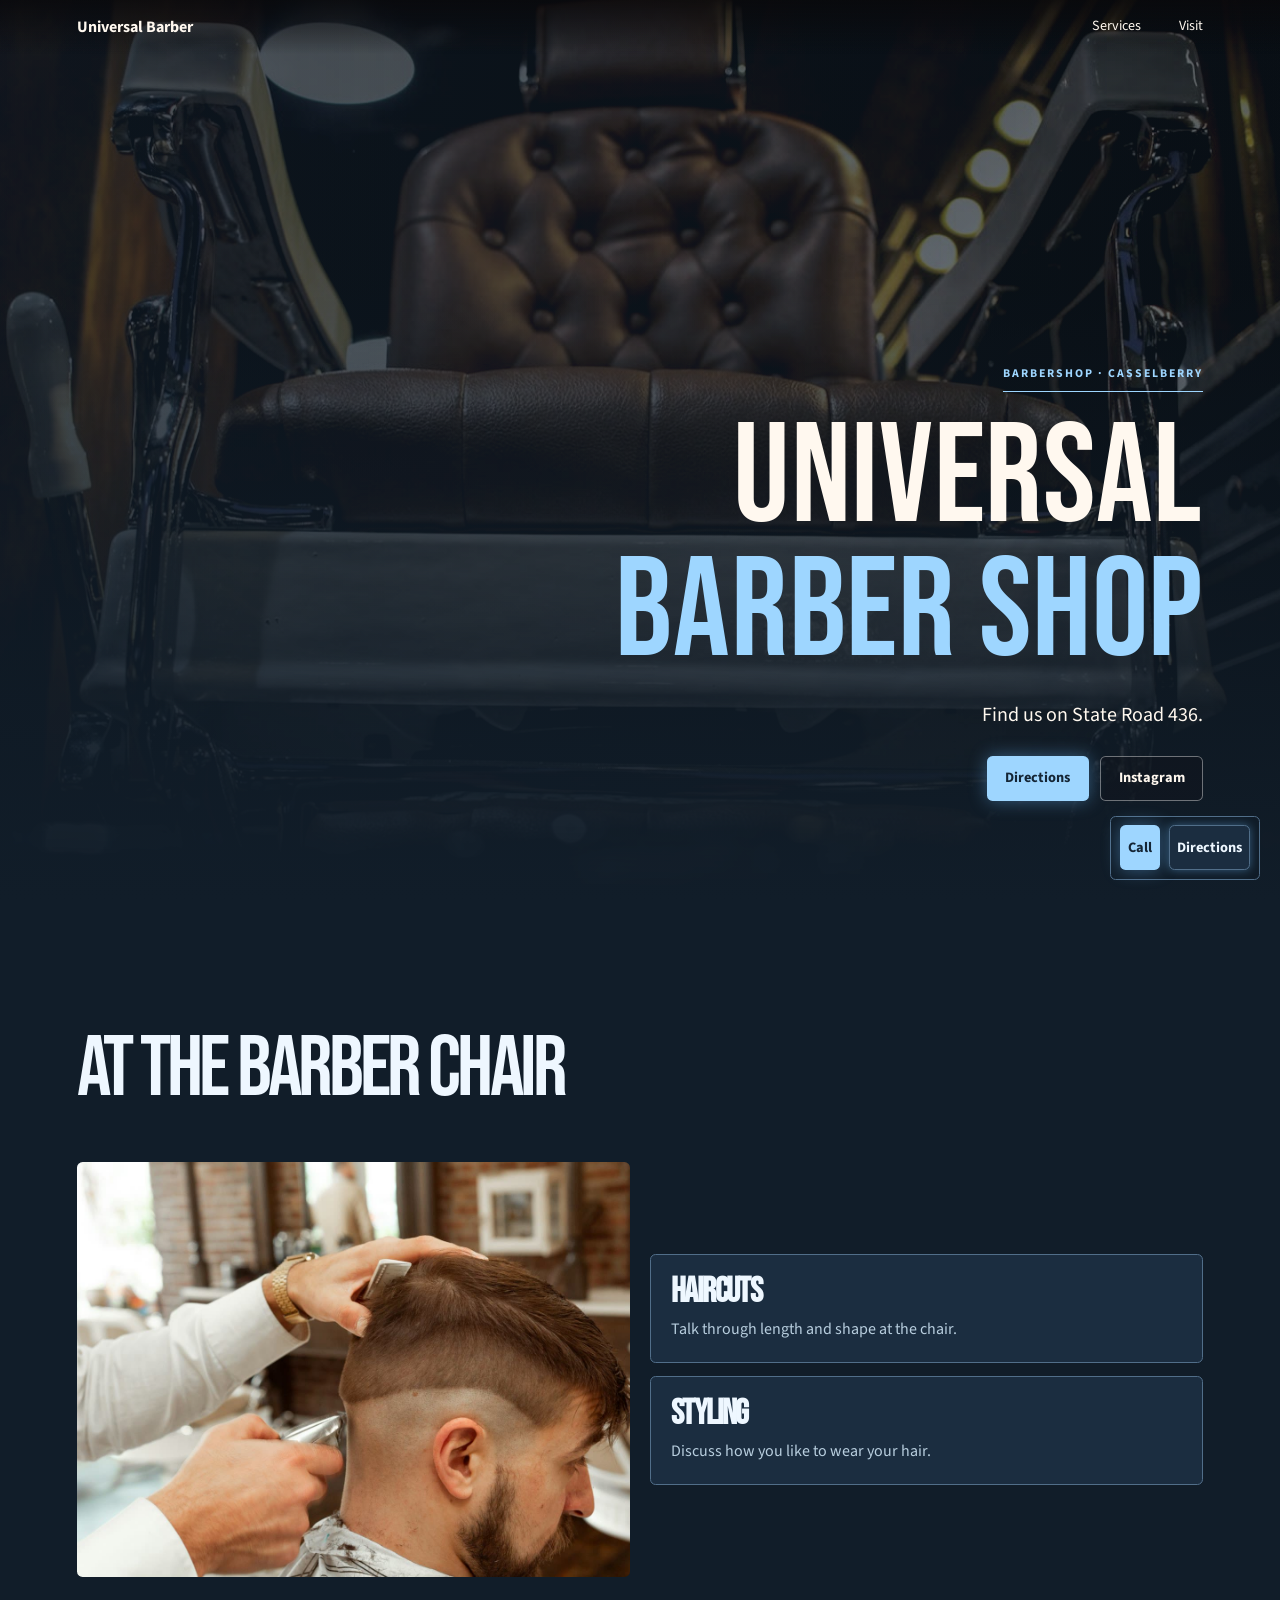
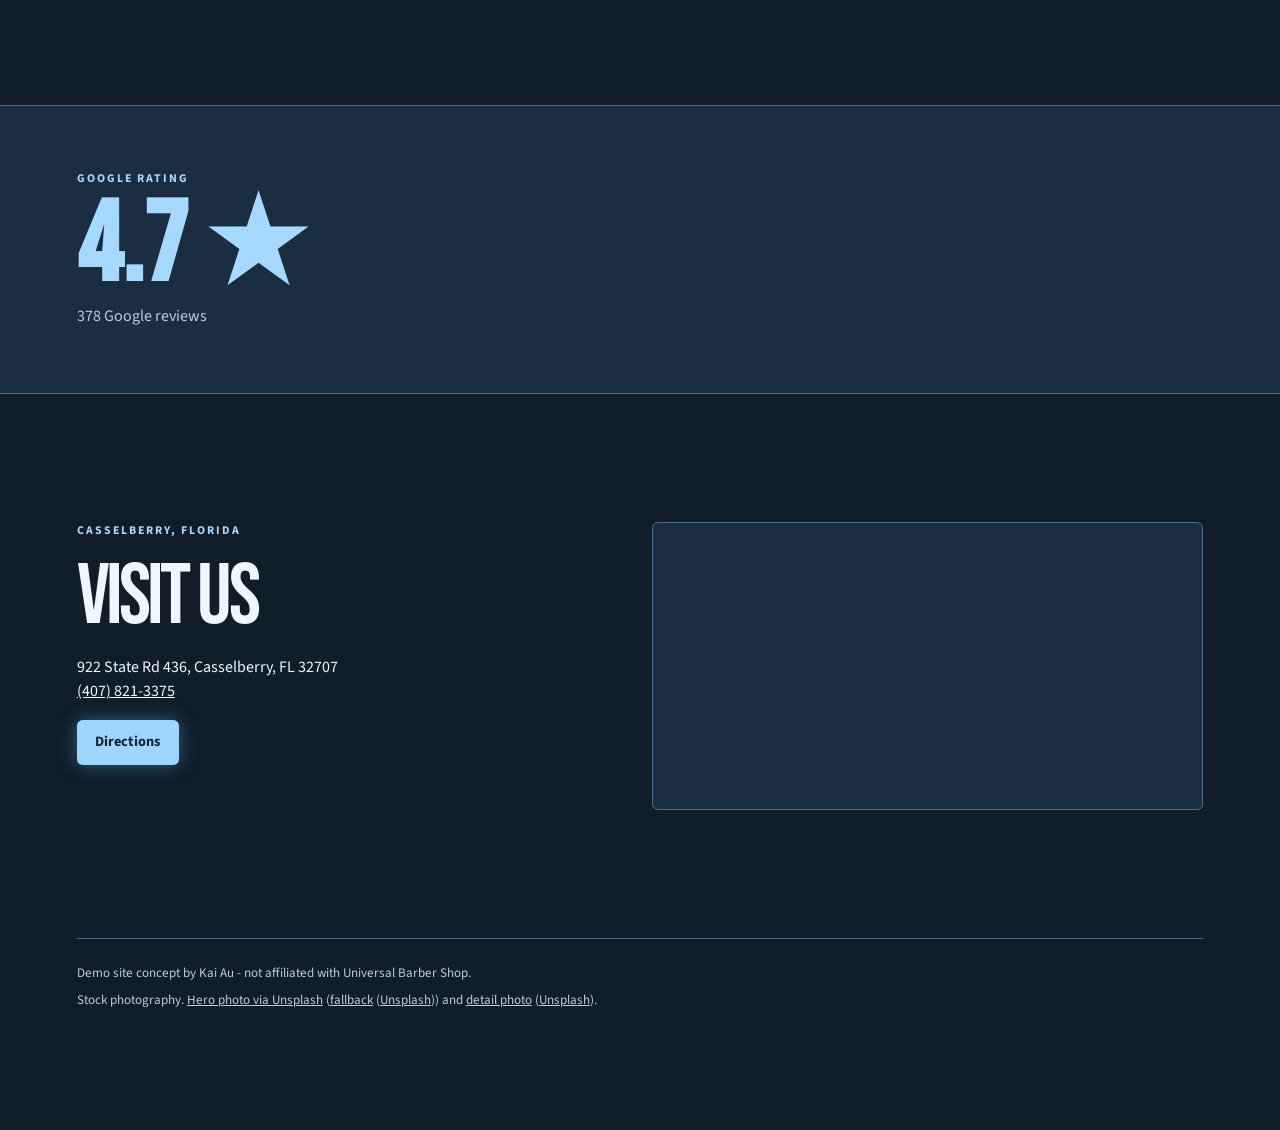
<file: universal-barber/index.html>
<!DOCTYPE html>
<html lang="en">
<head>
  <meta charset="utf-8">
  <meta name="viewport" content="width=device-width, initial-scale=1, viewport-fit=cover">
  <meta name="robots" content="noindex">
  <meta name="theme-color" content="#111d29">
  <meta name="description" content="Demo concept for Universal Barber Shop, barbershop in Casselberry, Florida.">
  <title>Universal Barber Shop · Casselberry</title>
  <link rel="icon" href="data:,">
  <link rel="preconnect" href="https://fonts.googleapis.com">
  <link rel="preconnect" href="https://fonts.gstatic.com" crossorigin>
  <link rel="stylesheet" href="https://fonts.googleapis.com/css2?family=Bebas+Neue:wght@400&amp;family=Source+Sans+3:wght@400;700&amp;display=swap">
  <link rel="stylesheet" href="../assets/demo.css">
  <link rel="stylesheet" href="styles.css">
  <script src="../assets/demo.js" defer></script>
  <!-- Reference photos. Sources and licenses:
    Hero — Unsplash License — https://unsplash.com/photos/a-barber-shop-with-a-chair-and-a-mirror-BBGyxhtPpC0
    Hero fallback — Unsplash — https://images.unsplash.com/photo-1512690459411-b9245aed614b — https://unsplash.com/license
    Detail — Unsplash — https://images.unsplash.com/photo-1593702275687-f8b402bf1fb5 — https://unsplash.com/license
  -->
</head>
<body>
  <a class="skip" href="#content">Skip to content</a>
  <header class="top">
    <a class="brand" href="#title">Universal Barber</a>
    <nav aria-label="On this page">
      <a href="#services">Services</a>
      <a href="#visit">Visit</a>
    </nav>
  </header>

  <main id="content" tabindex="-1">
    <section class="hero" aria-labelledby="title">
      <div class="hero-media"><img src="https://images.unsplash.com/photo-1702865272115-5afdbae975af?auto=format&amp;fit=max&amp;w=1800&amp;q=82" width="1400" height="934" fetchpriority="high" alt="A leather barber chair in front of a mirror. Reference photo." onerror="this.onerror=null; this.alt=&#x27;A brown leather barber chair. Reference photo.&#x27;; this.src=&#x27;../elite-barber/img/chair.jpg&#x27;;"></div>
      <div class="hero-copy">
        <p class="eyebrow" data-intro>Barbershop · Casselberry</p>
        <h1 id="title" aria-label="Universal Barber Shop">
          <span data-intro style="--step: 1">Universal</span>
          <span data-intro style="--step: 2">Barber Shop</span>
        </h1>
        <p class="lede" data-intro style="--step: 3">Find us on State Road 436.</p>
        <div class="actions" data-intro style="--step: 4">
          <a class="button primary" href="https://www.google.com/maps/dir/?api=1&amp;destination=922%20State%20Rd%20436%2C%20Casselberry%2C%20FL%2032707" target="_blank" rel="noopener noreferrer">Directions</a>
          <a class="button secondary" href="https://www.instagram.com/universalbarberstyle/" target="_blank" rel="noopener noreferrer">Instagram</a>
        </div>
      </div>
    </section>

    <section class="section wrap" id="services" aria-labelledby="services-title">
      <h2 class="section-heading" id="services-title" data-reveal>At the barber chair</h2>
      <div class="services">
        <ul class="service-list">
          <li class="service" data-reveal style="--delay: 0ms">
            <h3>Haircuts</h3>
            <p>Talk through length and shape at the chair.</p>
          </li>
          <li class="service" data-reveal style="--delay: 100ms">
            <h3>Styling</h3>
            <p>Discuss how you like to wear your hair.</p>
          </li>
        </ul>
        <figure class="detail-photo" data-reveal><img src="../nelquans-touch/img/fade.jpg" width="1400" height="934" loading="lazy" decoding="async" alt="A barber lining up a fade with clippers. Reference photo."></figure>
      </div>
    </section>

    <section class="rating" aria-labelledby="rating-title">
      <div data-reveal>
        <p class="eyebrow" id="rating-title">Google rating</p>
        <div aria-hidden="true">
          <p class="score"><span data-count>4.9</span><span> ★</span></p>
          <p class="reviews"><span data-count>395</span> Google reviews</p>
        </div>
        <p class="sr-only">4.9 out of 5 from 395 Google reviews</p>
      </div>
    </section>

    <section class="section wrap visit" id="visit" aria-labelledby="visit-title">
      <div data-reveal>
        <p class="eyebrow">Casselberry, Florida</p>
        <h2 id="visit-title">Visit us</h2>
        <address>922 State Rd 436, Casselberry, FL 32707<br>
          <a href="tel:+14078213375">(407) 821-3375</a>
        </address>
        <a class="button primary" href="https://www.google.com/maps/dir/?api=1&amp;destination=922%20State%20Rd%20436%2C%20Casselberry%2C%20FL%2032707" target="_blank" rel="noopener noreferrer">Directions</a>
      </div>
      <iframe class="map" title="Map to Universal Barber Shop" loading="lazy"
        referrerpolicy="no-referrer-when-downgrade"
        src="https://maps.google.com/maps?q=922%20State%20Rd%20436%2C%20Casselberry%2C%20FL%2032707&amp;hl=en&amp;z=16&amp;output=embed"></iframe>
    </section>
  </main>

  <footer class="wrap">
    <p>Demo site concept by Kai Au - not affiliated with Universal Barber Shop.</p>
    <p>Stock photography. <a href="https://unsplash.com/photos/a-barber-shop-with-a-chair-and-a-mirror-BBGyxhtPpC0">Hero photo via Unsplash</a> (<a href="https://images.unsplash.com/photo-1512690459411-b9245aed614b">fallback</a> (<a href="https://unsplash.com/license">Unsplash</a>)) and <a href="https://images.unsplash.com/photo-1593702275687-f8b402bf1fb5">detail photo</a> (<a href="https://unsplash.com/license">Unsplash</a>).</p>
  </footer>

  <nav class="sticky" aria-label="Contact and directions">
    <a class="button primary" href="tel:+14078213375">Call</a>
    <a class="button secondary" href="https://www.google.com/maps/dir/?api=1&amp;destination=922%20State%20Rd%20436%2C%20Casselberry%2C%20FL%2032707" target="_blank" rel="noopener noreferrer">Directions</a>
  </nav>
</body>
</html>
</file>
<file: assets/demo.css>
* { box-sizing: border-box; }
html { scroll-behavior: smooth; scroll-padding-bottom: calc(5.5rem + env(safe-area-inset-bottom, 0px)); }
body {
  margin: 0;
  background: var(--bg);
  color: var(--text);
  font: 1rem/1.55 var(--body);
  padding-bottom: calc(5.5rem + env(safe-area-inset-bottom, 0px));
}
a { color: inherit; }
img { display: block; width: 100%; object-fit: cover; }
h1, h2, h3, p { margin: 0; }
h1, h2, h3 { font-family: var(--display); line-height: .95; letter-spacing: -.045em; }
h1 { font-size: clamp(var(--title-min, 3.45rem), var(--title-fluid, 12vw), var(--title-max, 9rem)); font-weight: var(--title-weight, 600); }
h1 span { display: block; }
h2 { font-size: clamp(2.75rem, 7vw, 5.4rem); font-weight: var(--title-weight, 600); }
h3 { font-size: clamp(1.45rem, 4vw, 2.2rem); }
:focus-visible { outline: 3px solid var(--accent); outline-offset: 4px; }
.skip { position: fixed; top: .75rem; left: .75rem; z-index: 10; padding: .8rem 1rem; background: var(--accent); color: var(--button-ink); transform: translateY(-175%); }
.skip:focus { transform: none; }
.top {
  position: absolute;
  z-index: 2;
  inset: 0 0 auto;
  display: flex;
  justify-content: space-between;
  align-items: center;
  gap: 1rem;
  padding: 1rem var(--gutter);
  color: var(--hero-text);
  background: linear-gradient(#09080ac4, transparent);
}
.brand { font-weight: 700; line-height: 1.15; text-decoration: none; }
.top nav { display: flex; gap: clamp(.8rem, 3vw, 2.4rem); font-size: .88rem; }
.top nav a { text-decoration: underline transparent; text-underline-offset: .32em; transition: text-decoration-color .2s; }
.top nav a:is(:hover, :active) { text-decoration-color: var(--accent); }
.hero { position: relative; display: grid; isolation: isolate; min-height: 100vh; min-height: 100svh; overflow: hidden; color: var(--hero-text); background: #16141a; }
.hero-media, .hero::after { position: absolute; inset: 0; z-index: -1; }
.hero-media { transform: translate3d(0, var(--drift, 0px), 0); inset: -2.5rem 0; }
.hero-media img { height: 100%; object-position: var(--crop); filter: var(--grade); animation: drift var(--duration, 28s) ease-in-out infinite alternate; }
.hero::after { content: ""; background: var(--wash); }
.hero-copy { align-self: end; padding: 6.5rem var(--gutter) clamp(3.75rem, 11vh, 8rem); }
.eyebrow { font-size: .74rem; text-transform: uppercase; font-weight: 700; letter-spacing: .17em; }
.hero .eyebrow { color: var(--hero-accent, var(--accent)); margin-bottom: 1.25rem; }
.lede { max-width: 35ch; font-size: clamp(1rem, 2.3vw, 1.25rem); margin-block: 1.25rem 1.6rem; }
.actions { display: flex; flex-wrap: wrap; gap: .7rem; }
.button {
  display: inline-flex;
  align-items: center;
  justify-content: center;
  min-height: 2.8rem;
  padding: .6rem 1.1rem;
  border: 1px solid transparent;
  border-radius: var(--radius);
  font-size: .9rem;
  font-weight: 700;
  text-decoration: none;
  transition: transform .23s, box-shadow .23s, background-color .23s;
}
.primary { background: var(--accent); color: var(--button-ink); box-shadow: 0 0 1.1rem var(--glow); }
.secondary { background: var(--panel); color: var(--text); border-color: var(--line); }
.hero .secondary { background: #10101750; color: var(--hero-text); border-color: #ffffff65; backdrop-filter: blur(12px); }
.button:is(:hover, :focus-visible) { transform: translateY(-3px); box-shadow: 0 0 1.4rem var(--glow); }
.button:active { transform: scale(.97); }

.wrap { width: min(100% - 2 * var(--gutter), 74rem); margin-inline: auto; }
.section { padding-block: clamp(4rem, 10vw, 8rem); }
.section .eyebrow, .rating .eyebrow { color: var(--detail); margin-bottom: 1rem; }
.section-heading { margin-bottom: clamp(1.75rem, 5vw, 3.25rem); }
.services { display: grid; gap: 1.25rem; }
.service-list { display: grid; gap: .8rem; list-style: none; padding: 0; margin: 0; }
.service {
  padding: 1.25rem;
  border: 1px solid var(--line);
  border-radius: var(--radius);
  background: var(--panel);
  transition: border-color .25s, box-shadow .25s;
}
.service:is(:hover, :focus-within) { border-color: var(--detail); box-shadow: 0 .4rem 1.4rem var(--glow); }
.service p { margin-top: .55rem; color: var(--muted); }
.detail-photo { overflow: hidden; margin: 0; border-radius: var(--radius); }
.detail-photo img { height: 100%; min-height: 16rem; max-height: 38rem; aspect-ratio: 4/3; object-position: var(--support-crop, center); transition: scale .7s; }
.detail-photo:hover img { scale: 1.055; }
.rating { text-align: center; border-block: 1px solid var(--line); background: var(--panel); padding: clamp(2rem, 6vw, 4rem) var(--gutter); }
.rating .eyebrow { margin-bottom: .25rem; }
.score { color: var(--detail); font: 600 clamp(3.5rem, 10vw, 7rem)/1 var(--display); font-variant-numeric: tabular-nums; }
.reviews { color: var(--muted); font-variant-numeric: tabular-nums; }
.visit { display: grid; gap: 1.5rem; }
address { margin-block: 1rem; font-style: normal; }
.map { width: 100%; min-height: 18rem; height: 100%; border: 1px solid var(--line); border-radius: var(--radius); background: var(--panel); }
footer { border-top: 1px solid var(--line); padding-block: 1.5rem 2rem; font-size: .82rem; color: var(--muted); }
footer p + p { margin-top: .4rem; }
.sticky {
  z-index: 3;
  position: fixed;
  inset: auto 0 0;
  display: flex;
  justify-content: center;
  gap: .55rem;
  padding: .7rem max(.75rem, env(safe-area-inset-right, 0px)) calc(.7rem + env(safe-area-inset-bottom, 0px)) max(.75rem, env(safe-area-inset-left, 0px));
  background: var(--dock);
  border-top: 1px solid var(--line);
  backdrop-filter: blur(16px);
}
.sticky .button { flex: 1; max-width: 16rem; padding-inline: .55rem; }
.sticky .primary { animation: pulse 4s ease-in-out infinite; }
.sticky .secondary { box-shadow: 0 0 .6rem var(--glow); }

@media (min-width: 48rem) {
  .services, .visit { grid-template-columns: minmax(0, 1fr) minmax(0, 1fr); align-items: stretch; }
  .service-list { align-content: center; }
  .sticky { inset: auto 1.25rem max(1.25rem, env(safe-area-inset-bottom, 0px)) auto; border: 1px solid var(--line); border-radius: var(--radius); padding: .55rem; }
  .sticky .button { flex: auto; padding-inline: 1.25rem; }
}
@keyframes drift {
  from { transform: scale(1.02) translateX(0); }
  to { transform: scale(var(--zoom, 1.15)) translate(var(--pan-x, -2%), var(--pan-y, 1%)); }
}
@keyframes pulse {
  50% { box-shadow: 0 0 1.65rem var(--glow); }
}
@keyframes enter {
  from { opacity: 0; transform: var(--entrance, translateY(1rem)); }
  to { opacity: 1; transform: none; }
}
@media (prefers-reduced-motion: no-preference) {
  .intro [data-intro] { animation: enter .85s cubic-bezier(.18,.65,.3,1) both; animation-delay: calc(var(--step, 0) * 120ms); }
  .motion [data-reveal] { transition: opacity .65s ease, transform .75s cubic-bezier(.22,.68,.34,1); transition-delay: var(--delay, 0ms); }
  .motion [data-reveal]:not(.visible):not(:focus-within) { opacity: 0; transform: var(--entrance, translateY(1rem)); }
}
@media (prefers-reduced-motion: reduce) {
  *, *::before, *::after { animation: none !important; transition: none !important; scroll-behavior: auto !important; }
  .hero-media { transform: none; }
  .detail-photo:hover img { scale: 1; }
}
.sr-only { position: absolute; width: 1px; height: 1px; overflow: hidden; clip-path: inset(50%); white-space: nowrap; }
</file>
<file: bills-mens-hair/styles.css>
:root {
  --bg: #241418;
  --text: #fff0d9;
  --muted: #dfc4b4;
  --panel: #382026;
  --line: #c99a6863;
  --accent: #edbd7d;
  --detail: #edbd7d;
  --glow: #df8d465f;
  --button-ink: #2c1716;
  --hero-text: #fff0d9;
  --dock: #29161bf2;
  --display: "Barlow Condensed", "Arial Narrow", sans-serif;
  --body: "Work Sans", system-ui, sans-serif;
  --gutter: clamp(1.25rem, 6vw, 6rem);
  --radius: .25rem;
  --crop: 47% 46%;
  --grade: sepia(.26) contrast(1.1) brightness(.9);
  --wash: linear-gradient(0deg, #241418 0%, #29131857 66%), radial-gradient(ellipse at 35% 61%, #310e17a8, transparent 76%);
  --entrance: translateX(-1.15rem);
  --title-min: 4rem;
  --title-fluid: 11vw;
  --title-max: 8.8rem;
  --pan-x: 2%;
  --duration: 26s;
}
.hero-copy { text-align: center; align-self: center; padding-top: 7rem; padding-bottom: 3.5rem; }
.hero h1 { text-transform: uppercase; line-height: .83; letter-spacing: -.025em; text-shadow: 0 .1em .35em #190e0e; }
.hero h1 span:first-child { color: var(--accent); }
.hero .lede { margin-inline: auto; }
.hero .actions { justify-content: center; }
.service { border-width: 1px 0 0; background: transparent; padding-inline: 0; }
.service:last-child { border-bottom-width: 1px; }
.rating { background: repeating-linear-gradient(125deg, #41232a, #41232a 1px, #321c22 1px, #321c22 12px); }

.sticky .button { font-size: .8rem; padding-inline: .4rem; }
</file>
<file: bossa-nova/styles.css>
/* Bossa Nova — café palette. Fraunces + Outfit. */
:root {
  --ink: #1c1612;
  --ink-soft: #4a3d34;
  --green: #17362c;
  --green-2: #21493c;
  --cream: #f6f0e6;
  --paper: #fffaf3;
  --mango: #e19a3a;
  --mango-deep: #9a6414;
  --line: rgba(28, 22, 18, 0.12);
  --serif: "Fraunces", "Iowan Old Style", Georgia, serif;
  --sans: "Outfit", "Avenir Next", "Segoe UI", sans-serif;
  --bar: 4.75rem;
  --pad: 1.25rem;
}

*,
*::before,
*::after { box-sizing: border-box; }

html { scroll-behavior: smooth; }

body {
  margin: 0;
  background: var(--cream);
  color: var(--ink);
  font-family: var(--sans);
  font-size: 1.0625rem;
  line-height: 1.55;
  padding-bottom: calc(var(--bar) + env(safe-area-inset-bottom));
}

img { max-width: 100%; display: block; }

a { color: inherit; }

:focus-visible {
  outline: 3px solid var(--mango);
  outline-offset: 3px;
}

.skip {
  position: absolute;
  left: 1rem;
  top: -4rem;
  background: var(--ink);
  color: var(--paper);
  padding: 0.6rem 0.9rem;
  z-index: 50;
}
.skip:focus { top: 0.75rem; }

.top {
  position: sticky;
  top: 0;
  z-index: 30;
  display: flex;
  align-items: center;
  justify-content: space-between;
  gap: 0.75rem;
  padding: 0.7rem var(--pad);
  background: #f6f0e6;
  border-bottom: 1px solid var(--line);
}

.brand {
  text-decoration: none;
  display: flex;
  flex-direction: column;
  line-height: 1.05;
}
.brand strong {
  font-family: var(--serif);
  font-weight: 560;
  font-size: 1.15rem;
  letter-spacing: -0.02em;
}
.brand span {
  font-size: 0.68rem;
  letter-spacing: 0.14em;
  text-transform: uppercase;
  color: var(--ink-soft);
}

.pill {
  border: 1px solid var(--line);
  background: var(--paper);
  border-radius: 999px;
  padding: 0.35rem 0.7rem;
  font-size: 0.78rem;
  font-weight: 600;
  letter-spacing: 0.02em;
  white-space: nowrap;
}
.pill.is-open { background: var(--green); color: #f6f0e6; border-color: var(--green); }
.pill.is-closed { background: transparent; color: var(--ink-soft); }

.nav {
  display: flex;
  gap: 0.35rem;
  overflow-x: auto;
  padding: 0.55rem var(--pad) 0.7rem;
  scrollbar-width: none;
}
.nav::-webkit-scrollbar { display: none; }
.nav a {
  flex: 0 0 auto;
  text-decoration: none;
  font-size: 0.84rem;
  font-weight: 500;
  padding: 0.4rem 0.75rem;
  border-radius: 999px;
  background: rgba(23, 54, 44, 0.06);
}

.hero { padding: 0.4rem var(--pad) 1.5rem; }

.hero-photo {
  position: relative;
  border-radius: 1.4rem;
  overflow: hidden;
  min-height: 28rem;
  background: var(--green);
}
.hero-photo img {
  width: 100%;
  height: calc(100svh - 7.4rem - var(--bar));
  min-height: 28rem;
  max-height: 40rem;
  object-fit: cover;
  object-position: 50% 55%;
}
.hero-photo::after {
  content: "";
  position: absolute;
  inset: 0;
  background:
    linear-gradient(180deg, rgba(18, 32, 26, 0.05) 10%, rgba(18, 32, 26, 0.18) 40%, rgba(14, 28, 23, 0.88) 100%);
}
.hero-copy {
  position: absolute;
  left: 0;
  right: 0;
  bottom: 0;
  z-index: 1;
  padding: 1.25rem 1.15rem 1.2rem;
  color: #fbf6ee;
}
.kicker {
  margin: 0 0 0.35rem;
  font-size: 0.75rem;
  letter-spacing: 0.16em;
  text-transform: uppercase;
  color: #f0d7a4;
}
.hero h1 {
  margin: 0;
  font-family: var(--serif);
  font-weight: 560;
  font-size: clamp(3.1rem, 14vw, 4.6rem);
  letter-spacing: -0.035em;
  line-height: 0.88;
  font-variation-settings: "SOFT" 40, "WONK" 1;
}
.hero h1 em {
  font-style: italic;
  font-weight: 500;
}
.lede {
  margin: 0.8rem 0 0;
  max-width: 34rem;
  color: rgba(251, 246, 238, 0.92);
  font-size: 1.02rem;
}
.rating {
  display: flex;
  flex-wrap: wrap;
  gap: 0.45rem 0.7rem;
  align-items: center;
  margin: 0.9rem 0 0;
  font-size: 0.92rem;
}
.stars { color: var(--mango); letter-spacing: 0.08em; }

.hero-actions {
  display: flex;
  flex-direction: column;
  gap: 0.55rem;
  margin-top: 1rem;
}

.btn {
  display: inline-flex;
  align-items: center;
  justify-content: center;
  min-height: 3rem;
  padding: 0.75rem 1rem;
  border-radius: 999px;
  text-decoration: none;
  font-weight: 600;
  letter-spacing: 0.01em;
}
.btn-primary { background: var(--mango); color: #1c140c; }
.btn-ghost {
  background: transparent;
  color: #fbf6ee;
  box-shadow: inset 0 0 0 1.5px rgba(251, 246, 238, 0.55);
}
.btn-ink { background: var(--green); color: #f6f0e6; }
.btn-line {
  background: transparent;
  color: var(--green);
  box-shadow: inset 0 0 0 1.5px var(--green);
}

.section { padding: 2.4rem var(--pad); scroll-margin-top: 4.25rem; }
.section h2 {
  font-family: var(--serif);
  font-weight: 560;
  font-size: clamp(2rem, 9vw, 3rem);
  letter-spacing: -0.03em;
  line-height: 1;
  margin: 0 0 0.7rem;
}
.intro {
  margin: 0 0 1.3rem;
  color: var(--ink-soft);
  max-width: 38rem;
}

.feature-grid {
  display: grid;
  gap: 0.9rem;
}
.card {
  background: var(--paper);
  border-radius: 1.15rem;
  overflow: hidden;
  border: 1px solid var(--line);
}
.card img {
  width: 100%;
  height: 13.5rem;
  object-fit: cover;
}
.card-body { padding: 1rem 1.05rem 1.15rem; }
.card h3 {
  margin: 0;
  font-family: var(--serif);
  font-size: 1.55rem;
  font-weight: 560;
  letter-spacing: -0.02em;
}
.card p { margin: 0.35rem 0 0; color: var(--ink-soft); }
.tag {
  display: inline-block;
  margin-bottom: 0.35rem;
  font-size: 0.72rem;
  letter-spacing: 0.14em;
  text-transform: uppercase;
  color: var(--mango-deep);
  font-weight: 600;
}

.menu-list {
  list-style: none;
  margin: 1.2rem 0 0;
  padding: 0;
  border-top: 1px solid var(--line);
}
.menu-list li {
  display: grid;
  gap: 0.15rem;
  padding: 0.85rem 0;
  border-bottom: 1px solid var(--line);
}
.menu-list strong {
  font-weight: 600;
}
.menu-list span { color: var(--ink-soft); font-size: 0.95rem; }

.band {
  background: var(--green);
  color: #f6f0e6;
}
.band h2 { color: #f6f0e6; }
.band .intro { color: rgba(246, 240, 230, 0.82); }
.band-actions {
  display: flex;
  flex-direction: column;
  gap: 0.6rem;
  margin-top: 1.2rem;
}
.note {
  margin: 1rem 0 0;
  font-size: 0.92rem;
  color: rgba(246, 240, 230, 0.75);
}

.market {
  display: grid;
  gap: 1rem;
}
.market img {
  width: 100%;
  height: 14rem;
  object-fit: cover;
  border-radius: 1.15rem;
}
.market ul {
  margin: 0.4rem 0 0;
  padding-left: 1.1rem;
  color: var(--ink-soft);
}
.market li + li { margin-top: 0.35rem; }

.hours {
  list-style: none;
  margin: 0;
  padding: 0;
  background: var(--paper);
  border-radius: 1.15rem;
  border: 1px solid var(--line);
  overflow: hidden;
}
.hours li {
  display: flex;
  justify-content: space-between;
  gap: 1rem;
  padding: 0.8rem 1rem;
  border-bottom: 1px solid var(--line);
}
.hours li:last-child { border-bottom: 0; }
.hours .is-today {
  background: #f3e4c4;
  font-weight: 650;
}
.fine {
  margin: 0.8rem 0 0;
  color: var(--ink-soft);
  font-size: 0.88rem;
}

.visit-grid { display: grid; gap: 1rem; }
.address {
  font-style: normal;
  font-size: 1.15rem;
  line-height: 1.4;
}
.address a { text-decoration-thickness: 1px; text-underline-offset: 0.18em; }
.contact-links {
  display: flex;
  flex-direction: column;
  gap: 0.45rem;
  margin-top: 0.8rem;
}
.contact-links a { font-weight: 600; }

.map {
  border: 0;
  width: 100%;
  height: 16rem;
  border-radius: 1.15rem;
  background: #ddd4c6;
}

.site-footer {
  padding: 0.4rem var(--pad) 1.4rem;
  color: var(--ink-soft);
  font-size: 0.82rem;
}
.site-footer p { margin: 0.35rem 0; }
.site-footer a { color: var(--ink-soft); }

.bar {
  position: fixed;
  left: 0;
  right: 0;
  bottom: 0;
  z-index: 40;
  display: grid;
  grid-template-columns: 1fr 1.3fr;
  gap: 0.5rem;
  padding: 0.65rem var(--pad) calc(0.65rem + env(safe-area-inset-bottom));
  background: #f6f0e6;
  border-top: 1px solid var(--line);
}
.bar .btn { min-height: 3.1rem; }

@media (min-width: 720px) {
  :root { --pad: 2rem; }
  .hero-actions, .band-actions { flex-direction: row; }
  .hero-actions .btn, .band-actions .btn { min-width: 11rem; }
  .feature-grid { grid-template-columns: 1fr 1fr; }
  .market, .visit-grid { grid-template-columns: 1.1fr 0.9fr; align-items: center; }
  .section { padding-inline: max(var(--pad), calc((100% - 68rem) / 2)); }
  .hero, .top, .nav, .site-footer, .bar {
    padding-left: max(var(--pad), calc((100% - 68rem) / 2));
    padding-right: max(var(--pad), calc((100% - 68rem) / 2));
  }
  .hero-photo img { height: min(40rem, calc(100svh - 8rem)); }
}

@media (prefers-reduced-motion: reduce) {
  html { scroll-behavior: auto; }
  * { transition: none !important; }
}
</file>
<file: brantley-cutz/styles.css>
:root {
  --bg: #171916;
  --text: #f6f2e5;
  --muted: #cecbbc;
  --panel: #222720;
  --line: #657358;
  --accent: #dcf37c;
  --detail: #536126;
  --glow: #a4cf555f;
  --button-ink: #171d0d;
  --hero-text: #fff8ef;
  --dock: #171916f5;
  --display: "Archivo", "Arial Narrow", sans-serif;
  --body: "DM Sans", system-ui, sans-serif;
  --gutter: clamp(1.2rem, 6vw, 6rem);
  --radius: .15rem;
  --crop: 63% 43%;
  --grade: saturate(.8) contrast(1.08) brightness(.78);
  --wash: linear-gradient(0deg, #171916 0%, #17191666 68%), linear-gradient(90deg, #17191685, #17191630);
  --entrance: translateX(-1rem);
  --title-min: 2.55rem;
  --title-fluid: 11vw;
  --title-max: 7.4rem;
  --title-weight: 750;
  --pan-x: -2%;
  --duration: 25s;
}
.hero h1 { text-transform: uppercase; line-height: .95; }
.hero h1 span:nth-child(2) { color: var(--accent); }
.hero .lede { border-left: 2px solid var(--accent); padding-left: .85rem; }
.rating { background: linear-gradient(125deg, #222720, #303c23); }

.sticky .button { padding-inline: .45rem; }
</file>
<file: cafe-906/styles.css>
:root {
  --bg: #f7ecdb;
  --text: #43271d;
  --muted: #674739;
  --panel: #f0dfc8;
  --line: #b99a79;
  --accent: #f5c58a;
  --detail: #77432b;
  --glow: #dfa16270;
  --button-ink: #332016;
  --hero-text: #fff8ef;
  --dock: #483027f5;
  --display: "Bodoni Moda", Georgia, serif;
  --body: "Work Sans", system-ui, sans-serif;
  --gutter: clamp(1.2rem, 6vw, 6rem);
  --radius: 2rem;
  --crop: 48% 52%;
  --grade: saturate(.85) brightness(.83);
  --wash: linear-gradient(0deg, #201318 0%, #20131866 68%), linear-gradient(90deg, #20131885, #20131830);
  --entrance: translateY(.9rem);
  --title-min: 4.8rem;
  --title-fluid: 11vw;
  --title-max: 10rem;
  --title-weight: 700;
  --pan-x: 2%;
  --duration: 32s;
}
.hero-copy { text-align: center; align-self: center; padding-top: 8rem; }
.hero h1 { line-height: .83; }
.hero h1 span:last-child { color: var(--accent); font-style: italic; }
.hero .lede { margin-inline: auto; }
.hero .actions { justify-content: center; }
.service { border-width: 1px 0 0; border-radius: 0; background: transparent; }
.sticky .secondary { background: #f0dfc8; }

.sticky .button { padding-inline: .45rem; }
</file>
<file: chiffon-culture/styles.css>
:root {
  --bg: #f8edf3;
  --text: #402638;
  --muted: #68465b;
  --panel: #f0dce7;
  --line: #bb8aa8;
  --accent: #ffc8de;
  --detail: #833759;
  --glow: #e975a761;
  --button-ink: #411d32;
  --hero-text: #fff8ef;
  --dock: #452439f5;
  --display: "DM Serif Display", Georgia, serif;
  --body: "Mulish", system-ui, sans-serif;
  --gutter: clamp(1.2rem, 6vw, 6rem);
  --radius: 1.1rem;
  --crop: 62% 56%;
  --grade: saturate(.85) brightness(.83);
  --wash: linear-gradient(0deg, #201318 0%, #20131866 68%), linear-gradient(90deg, #20131885, #20131830);
  --entrance: translateY(1.25rem);
  --title-min: 3.15rem;
  --title-fluid: 11vw;
  --title-max: 8rem;
  --title-weight: 400;
  --pan-x: -2%;
  --duration: 30s;
}
.hero h1 span:nth-child(2) { color: var(--accent); font-style: italic; }
.hero h1 span:last-child { margin-top: .5em; font: 700 .31em/1.1 var(--body); text-transform: uppercase; letter-spacing: .14em; }
.detail-photo { border-radius: 8rem 8rem var(--radius) var(--radius); }
.rating { background: radial-gradient(ellipse at top, #ffdfef, #f0dce7 78%); }
.sticky .secondary { background: #f0dce7; }

.sticky .button { padding-inline: .45rem; }
</file>
<file: davids-cuts/styles.css>
:root {
  --bg: #251814;
  --text: #fff4e8;
  --muted: #e4c4b3;
  --panel: #37231a;
  --line: #966953;
  --accent: #ffab7c;
  --detail: #ffab7c;
  --glow: #dc78465e;
  --button-ink: #311b11;
  --hero-text: #fff8ef;
  --dock: #251814f5;
  --display: "Barlow Semi Condensed", "Arial Narrow", sans-serif;
  --body: "Overpass", system-ui, sans-serif;
  --gutter: clamp(1.2rem, 6vw, 6rem);
  --radius: .55rem;
  --crop: 62% 50%;
  --grade: saturate(.8) contrast(1.08) brightness(.78);
  --wash: linear-gradient(0deg, #251814 0%, #25181466 68%), linear-gradient(90deg, #25181485, #25181430);
  --entrance: translateY(.85rem);
  --title-min: 3.1rem;
  --title-fluid: 11vw;
  --title-max: 8.3rem;
  --title-weight: 800;
  --pan-x: -2%;
  --duration: 23s;
}
.hero h1 { line-height: .88; }
.hero h1 span:nth-child(2) { display: inline-block; color: var(--accent); }
.hero h1 span:last-child { margin-top: .2em; font-size: .64em; }
.hero .eyebrow { margin-bottom: .8rem; }
.service { border-left: 3px solid var(--accent); }
.rating { background: linear-gradient(100deg, #37231a, #4b2d1e, #37231a); }

.sticky .button { padding-inline: .45rem; }
</file>
<file: elite-barber/styles.css>
/* Elite Barber Studio — ink, bone, brass. Bodoni Moda + Manrope. */
:root {
  --ink: #10100e;
  --bone: #f4f0e8;
  --paper: #fbf8f3;
  --brass: #b08948;
  --brass-soft: #e7d3ae;
  --muted: #5e584f;
  --line: rgba(16, 16, 14, 0.12);
  --serif: "Bodoni Moda", "Didot", "Bodoni MT", serif;
  --sans: "Manrope", "Avenir Next", "Segoe UI", sans-serif;
  --bar: 4.75rem;
  --pad: 1.25rem;
}

*,
*::before,
*::after { box-sizing: border-box; }

html { scroll-behavior: smooth; }

body {
  margin: 0;
  background: var(--bone);
  color: var(--ink);
  font-family: var(--sans);
  font-size: 1.05rem;
  line-height: 1.55;
  padding-bottom: calc(var(--bar) + env(safe-area-inset-bottom));
}

img { max-width: 100%; display: block; }
a { color: inherit; }

:focus-visible {
  outline: 3px solid var(--brass);
  outline-offset: 3px;
}

.skip {
  position: absolute;
  left: 1rem;
  top: -4rem;
  background: var(--brass);
  color: var(--ink);
  padding: 0.6rem 0.9rem;
  z-index: 50;
}
.skip:focus { top: 0.75rem; }

.top {
  position: sticky;
  top: 0;
  z-index: 30;
  display: flex;
  align-items: center;
  justify-content: space-between;
  gap: 0.75rem;
  padding: 0.75rem var(--pad);
  background: #10100e;
  color: var(--bone);
}

.brand {
  text-decoration: none;
  font-family: var(--serif);
  font-size: 1.35rem;
  letter-spacing: 0.04em;
  line-height: 1;
}
.brand span { color: var(--brass-soft); }

.pill {
  border: 1px solid rgba(244, 240, 232, 0.28);
  border-radius: 999px;
  padding: 0.32rem 0.65rem;
  font-size: 0.75rem;
  letter-spacing: 0.06em;
  text-transform: uppercase;
  color: var(--brass-soft);
}
.pill.is-open { background: var(--brass); color: var(--ink); border-color: var(--brass); }
.pill.is-closed { color: rgba(244, 240, 232, 0.72); }

.nav {
  display: flex;
  gap: 1rem;
  overflow-x: auto;
  padding: 0.65rem var(--pad);
  background: var(--ink);
  color: var(--bone);
  scrollbar-width: none;
}
.nav::-webkit-scrollbar { display: none; }
.nav a {
  color: var(--brass-soft);
  text-decoration: none;
  font-size: 0.82rem;
  letter-spacing: 0.12em;
  text-transform: uppercase;
  white-space: nowrap;
}

.hero {
  background: var(--ink);
  color: var(--bone);
  padding: 0.4rem var(--pad) 2rem;
}
.hero-frame {
  position: relative;
  min-height: 32rem;
  border-radius: 0.3rem;
  overflow: hidden;
  background: #1a1a17;
}
.hero-frame img {
  width: 100%;
  height: calc(100svh - 7.6rem - var(--bar));
  min-height: 30rem;
  max-height: 42rem;
  object-fit: cover;
  object-position: 50% 30%;
  filter: saturate(0.85);
}
.hero-frame::after {
  content: "";
  position: absolute;
  inset: 0;
  background: linear-gradient(180deg, rgba(10, 10, 9, 0.15), rgba(10, 10, 9, 0.82));
}
.hero-copy {
  position: absolute;
  inset: auto 0 0 0;
  z-index: 1;
  padding: 1.3rem 1.1rem 1.25rem;
}
.eyebrow {
  margin: 0;
  letter-spacing: 0.22em;
  text-transform: uppercase;
  font-size: 0.72rem;
  color: var(--brass-soft);
}
.hero h1 {
  margin: 0.3rem 0 0;
  font-family: var(--serif);
  font-weight: 500;
  font-size: clamp(4.2rem, 22vw, 6.4rem);
  line-height: 0.8;
  letter-spacing: -0.03em;
}
.hero h1 em {
  display: block;
  font-style: italic;
  font-size: 0.42em;
  letter-spacing: 0.01em;
  margin-top: 0.35rem;
}
.lede {
  margin: 0.9rem 0 0;
  max-width: 36rem;
  color: rgba(244, 240, 232, 0.88);
}
.rating { margin: 0.8rem 0 0; color: var(--brass-soft); font-size: 0.95rem; }
.hero-actions {
  display: flex;
  flex-direction: column;
  gap: 0.55rem;
  margin-top: 1.1rem;
}

.btn {
  display: inline-flex;
  align-items: center;
  justify-content: center;
  min-height: 3rem;
  padding: 0.75rem 1rem;
  text-decoration: none;
  font-weight: 700;
  letter-spacing: 0.04em;
  text-transform: uppercase;
  font-size: 0.82rem;
}
.btn-brass { background: var(--brass); color: #1a140c; }
.btn-ghost {
  color: var(--bone);
  box-shadow: inset 0 0 0 1px rgba(244, 240, 232, 0.45);
}
.btn-line {
  color: var(--ink);
  background: transparent;
  box-shadow: inset 0 0 0 1.5px var(--ink);
}
.btn-ink { background: var(--ink); color: var(--bone); }

.section { padding: 2.5rem var(--pad); scroll-margin-top: 4.25rem; }
.section h2 {
  font-family: var(--serif);
  font-weight: 500;
  font-size: clamp(2.3rem, 10vw, 3.4rem);
  line-height: 0.95;
  margin: 0 0 0.55rem;
  letter-spacing: -0.02em;
}
.intro { margin: 0 0 1.3rem; color: var(--muted); max-width: 38rem; }

.price-list {
  list-style: none;
  margin: 0;
  padding: 0;
  background: var(--paper);
  border: 1px solid var(--line);
}
.price-list li {
  display: grid;
  grid-template-columns: 1fr auto;
  gap: 0.2rem 1rem;
  padding: 1rem 1rem 0.95rem;
  border-bottom: 1px solid var(--line);
}
.price-list li:last-child { border-bottom: 0; }
.price-list h3 {
  margin: 0;
  font-size: 1.05rem;
  font-weight: 650;
  letter-spacing: -0.01em;
}
.meta { grid-column: 1; color: var(--muted); font-size: 0.88rem; }
.price {
  font-family: var(--serif);
  font-size: 1.7rem;
  line-height: 1;
  letter-spacing: -0.03em;
}
.price small {
  display: block;
  font-family: var(--sans);
  font-size: 0.72rem;
  letter-spacing: 0.08em;
  text-transform: uppercase;
  color: var(--muted);
  margin-top: 0.2rem;
  text-align: right;
}

.roster { list-style: none; margin: 0; padding: 0; }
.roster li {
  display: grid;
  grid-template-columns: 3.4rem 1fr;
  gap: 0.85rem;
  padding: 1rem 0;
  border-top: 1px solid var(--line);
}
.mono {
  width: 3.4rem;
  height: 3.4rem;
  display: grid;
  place-items: center;
  background: var(--ink);
  color: var(--brass-soft);
  font-family: var(--serif);
  font-size: 1.25rem;
}
.roster h3 { margin: 0; font-size: 1.15rem; }
.roster p { margin: 0.2rem 0 0; color: var(--muted); }

.split {
  display: grid;
  gap: 1rem;
}
.split img {
  width: 100%;
  height: 16rem;
  object-fit: cover;
  object-position: 50% 40%;
}
.about p { margin: 0 0 0.8rem; }

.hours {
  list-style: none;
  margin: 0;
  padding: 0;
}
.hours li {
  display: flex;
  justify-content: space-between;
  gap: 1rem;
  padding: 0.75rem 0;
  border-bottom: 1px solid var(--line);
}
.hours .is-today { font-weight: 750; }
.hours .is-today span:last-child { color: #6d4d16; }
.fine { color: var(--muted); font-size: 0.88rem; margin: 0.8rem 0 0; }

.visit address {
  font-style: normal;
  font-size: 1.15rem;
  line-height: 1.45;
}
.contact-links {
  display: flex;
  flex-direction: column;
  gap: 0.4rem;
  margin-top: 0.8rem;
  font-weight: 700;
}
.map {
  width: 100%;
  height: 16rem;
  border: 0;
  background: #e6e0d6;
}

.site-footer {
  padding: 0.2rem var(--pad) 1.3rem;
  color: var(--muted);
  font-size: 0.82rem;
}
.site-footer p { margin: 0.35rem 0; }
.site-footer a { color: var(--muted); }

.bar {
  position: fixed;
  left: 0;
  right: 0;
  bottom: 0;
  z-index: 40;
  display: grid;
  grid-template-columns: 1fr 1.35fr;
  gap: 0.45rem;
  padding: 0.6rem var(--pad) calc(0.6rem + env(safe-area-inset-bottom));
  background: #f4f0e8;
  border-top: 1px solid var(--line);
}
.bar .btn { min-height: 3.1rem; }

@media (min-width: 800px) {
  :root { --pad: 2rem; }
  .hero-actions { flex-direction: row; }
  .split, .visit { display: grid; grid-template-columns: 1fr 1fr; gap: 2rem; align-items: center; }
  .section, .hero, .top, .nav, .site-footer, .bar {
    padding-left: max(var(--pad), calc((100% - 70rem) / 2));
    padding-right: max(var(--pad), calc((100% - 70rem) / 2));
  }
  .roster { display: grid; grid-template-columns: 1fr 1fr; column-gap: 2rem; }
  .split img { height: 100%; min-height: 22rem; }
}

@media (prefers-reduced-motion: reduce) {
  html { scroll-behavior: auto; }
}
</file>
<file: minis-nails/styles.css>
:root {
  --bg: #f5f0f4;
  --text: #241a2b;
  --muted: #59465d;
  --panel: #fff9ff;
  --line: #76587955;
  --accent: #dbc2f5;
  --detail: #64447c;
  --glow: #ae7bdf66;
  --button-ink: #271436;
  --hero-text: #fff7ff;
  --dock: #f5edf7ed;
  --display: "Bricolage Grotesque", system-ui, sans-serif;
  --body: "Mulish", system-ui, sans-serif;
  --gutter: clamp(1.125rem, 5vw, 5rem);
  --radius: 1.25rem;
  --crop: 62% 50%;
  --grade: saturate(1.14) brightness(.95);
  --wash: radial-gradient(ellipse at 95% 7%, #c38bee73, transparent 56%), linear-gradient(0deg, #25182cec 0%, #341c4565 44%, #130b1b38 72%);
  --entrance: scale(.975) translateY(.65rem);
  --title-weight: 800;
  --title-fluid: 13vw;
  --title-max: 9.5rem;
  --zoom: 1.18;
  --pan-x: 1%;
  --pan-y: -2%;
  --duration: 39s;
}
.hero-copy { justify-self: start; margin: 5.5rem var(--gutter) 2.5rem; padding: clamp(1rem, 4vw, 2rem); border: 1px solid #ffe3ff70; border-radius: 2rem; background: #24152d99; backdrop-filter: blur(12px); }
.hero h1 span:first-child { color: #eedaff; }
.button { border-radius: 99rem; }
.service { background: linear-gradient(115deg, #fffaff, #f1e8fa); }
.rating { background: linear-gradient(100deg, #ebdef8, #f9e8f1 57%, #d9eee8); }
@media (min-width: 48rem) {
  .services { grid-template-columns: minmax(0, 3fr) minmax(0, 2fr); }
  .service-list { grid-template-columns: repeat(2, minmax(0, 1fr)); align-content: stretch; }
  .service:last-child { grid-column: 1 / -1; }
}
:is(.section, footer, .sticky) :focus-visible { outline-color: var(--detail); }
</file>
<file: nelquans-touch/styles.css>
/* Nelquan's Touch — paper, brick, quiet type. Newsreader + Atkinson. */
:root {
  --ink: #221916;
  --muted: #5c4d46;
  --paper: #f7f1e8;
  --card: #fffaf4;
  --brick: #8f342c;
  --brick-deep: #6d241e;
  --line: rgba(34, 25, 22, 0.12);
  --serif: "Newsreader", "Iowan Old Style", Georgia, serif;
  --sans: "Atkinson Hyperlegible", "Segoe UI", sans-serif;
  --bar: 4.75rem;
  --pad: 1.25rem;
}

*,
*::before,
*::after { box-sizing: border-box; }

html { scroll-behavior: smooth; }

body {
  margin: 0;
  background:
    linear-gradient(90deg, var(--brick) 0 0.45rem, transparent 0.45rem) ,
    var(--paper);
  color: var(--ink);
  font-family: var(--sans);
  font-size: 1.075rem;
  line-height: 1.55;
  padding-bottom: calc(var(--bar) + env(safe-area-inset-bottom));
}

img { max-width: 100%; display: block; }
a { color: var(--brick-deep); }

:focus-visible {
  outline: 3px solid var(--brick);
  outline-offset: 3px;
}

.skip {
  position: absolute;
  left: 1rem;
  top: -4rem;
  background: var(--ink);
  color: var(--paper);
  padding: 0.6rem 0.9rem;
  z-index: 50;
}
.skip:focus { top: 0.75rem; }

.top {
  position: sticky;
  top: 0;
  z-index: 30;
  display: flex;
  align-items: center;
  justify-content: space-between;
  gap: 0.75rem;
  margin-left: 0.45rem;
  padding: 0.75rem var(--pad);
  background: #f7f1e8;
  border-bottom: 1px solid var(--line);
}
.brand {
  text-decoration: none;
  color: var(--ink);
  font-family: var(--serif);
  font-size: 1.25rem;
  font-weight: 600;
  letter-spacing: -0.02em;
}
.pill {
  border-radius: 999px;
  border: 1px solid var(--line);
  padding: 0.3rem 0.65rem;
  font-size: 0.78rem;
  font-weight: 700;
  background: var(--card);
}
.pill.is-open { background: var(--brick-deep); color: #fffaf4; border-color: var(--brick-deep); }
.pill.is-closed { color: var(--muted); }

.nav {
  display: flex;
  gap: 0.4rem;
  overflow-x: auto;
  margin-left: 0.45rem;
  padding: 0.55rem var(--pad) 0.2rem;
  scrollbar-width: none;
}
.nav::-webkit-scrollbar { display: none; }
.nav a {
  text-decoration: none;
  color: var(--ink);
  font-weight: 700;
  font-size: 0.92rem;
  padding: 0.35rem 0.15rem;
  border-bottom: 2px solid transparent;
  white-space: nowrap;
}

.hero { padding: 0.8rem var(--pad) 0.4rem; margin-left: 0.45rem; }
.frame {
  background: var(--card);
  border: 1px solid var(--line);
  padding: 0.55rem;
}
.frame img {
  width: 100%;
  height: 12.25rem;
  object-fit: cover;
  object-position: 50% 30%;
}
.hero h1 {
  font-family: var(--serif);
  font-weight: 560;
  font-size: clamp(2.7rem, 12vw, 4.4rem);
  line-height: 0.92;
  letter-spacing: -0.03em;
  margin: 1rem 0 0.4rem;
}
.hero h1 em { font-style: italic; color: var(--brick-deep); }
.kicker {
  margin: 0.9rem 0 0;
  letter-spacing: 0.14em;
  text-transform: uppercase;
  font-size: 0.75rem;
  font-weight: 700;
  color: var(--brick);
}
.lede { margin: 0.7rem 0 0; max-width: 38rem; }
.rating { margin: 0.8rem 0 0; font-weight: 700; }
.hero-actions {
  display: flex;
  flex-direction: column;
  gap: 0.55rem;
  margin: 1.1rem 0 0.4rem;
}

.btn {
  display: inline-flex;
  align-items: center;
  justify-content: center;
  min-height: 3.05rem;
  padding: 0.75rem 1rem;
  text-decoration: none;
  font-weight: 700;
  border-radius: 0.35rem;
}
.btn-brick { background: var(--brick-deep); color: #fffaf4; }
.btn-line {
  color: var(--ink);
  background: transparent;
  box-shadow: inset 0 0 0 1.5px var(--ink);
}

.section {
  margin-left: 0.45rem;
  padding: 2.2rem var(--pad);
  scroll-margin-top: 4.25rem;
}
.section h2 {
  font-family: var(--serif);
  font-weight: 560;
  font-size: clamp(2rem, 9vw, 2.8rem);
  letter-spacing: -0.03em;
  line-height: 1;
  margin: 0 0 0.65rem;
}
.intro { margin: 0 0 1.1rem; color: var(--muted); max-width: 38rem; }

.services {
  list-style: none;
  margin: 0;
  padding: 0;
  display: grid;
  gap: 0.7rem;
}
.services li {
  background: var(--card);
  border: 1px solid var(--line);
  padding: 0.95rem 1rem;
}
.services h3 {
  margin: 0;
  font-family: var(--serif);
  font-size: 1.4rem;
  font-weight: 560;
}
.services p { margin: 0.25rem 0 0; color: var(--muted); }

.hours {
  list-style: none;
  margin: 0;
  padding: 0;
  background: var(--card);
  border: 1px solid var(--line);
}
.hours li {
  display: flex;
  justify-content: space-between;
  gap: 1rem;
  padding: 0.8rem 1rem;
  border-bottom: 1px solid var(--line);
}
.hours li:last-child { border-bottom: 0; }
.hours .is-today { background: #f3e2d2; font-weight: 700; }
.fine { color: var(--muted); font-size: 0.9rem; margin: 0.75rem 0 0; }

.quotes { list-style: none; margin: 0; padding: 0; display: grid; gap: 0.8rem; }
.quotes blockquote {
  margin: 0;
  background: var(--card);
  border-left: 4px solid var(--brick);
  padding: 1rem 1rem 0.9rem;
}
.quotes p {
  margin: 0;
  font-family: var(--serif);
  font-size: 1.45rem;
  line-height: 1.25;
  letter-spacing: -0.02em;
}
.quotes footer {
  margin-top: 0.55rem;
  font-family: var(--sans);
  font-size: 0.85rem;
  color: var(--muted);
}

.visit address {
  font-style: normal;
  font-size: 1.2rem;
  line-height: 1.4;
  color: var(--ink);
}
.contact-links {
  display: flex;
  flex-direction: column;
  gap: 0.45rem;
  margin: 0.85rem 0 1rem;
  font-weight: 700;
}
.map {
  width: 100%;
  height: 16rem;
  border: 0;
  background: #e7ddd0;
}

.site-footer {
  margin-left: 0.45rem;
  padding: 0.2rem var(--pad) 1.3rem;
  color: var(--muted);
  font-size: 0.82rem;
}
.site-footer p { margin: 0.35rem 0; }
.site-footer a { color: var(--muted); }

.bar {
  position: fixed;
  left: 0;
  right: 0;
  bottom: 0;
  z-index: 40;
  display: grid;
  grid-template-columns: 1.2fr 1fr;
  gap: 0.5rem;
  padding: 0.6rem var(--pad) calc(0.6rem + env(safe-area-inset-bottom));
  background: #f7f1e8;
  border-top: 1px solid var(--line);
}
.bar .btn { min-height: 3.1rem; }

@media (min-width: 800px) {
  :root { --pad: 2rem; }
  .hero-layout {
    display: grid;
    grid-template-columns: 0.9fr 1.1fr;
    gap: 1.5rem;
    align-items: end;
  }
  .frame img { height: 28rem; }
  .hero-actions { flex-direction: row; }
  .services { grid-template-columns: 1fr 1fr; }
  .quotes { grid-template-columns: 1fr 1fr 1fr; }
  .visit { display: grid; grid-template-columns: 0.8fr 1.2fr; gap: 1.2rem; align-items: start; }
  .section, .hero, .top, .nav, .site-footer, .bar {
    padding-left: max(var(--pad), calc((100% - 68rem) / 2));
    padding-right: max(var(--pad), calc((100% - 68rem) / 2));
  }
}

@media (prefers-reduced-motion: reduce) {
  html { scroll-behavior: auto; }
}
</file>
<file: posh-nails/styles.css>
:root {
  --bg: #160e16;
  --text: #fff3ed;
  --muted: #d6bdc7;
  --panel: #261823;
  --line: #a778855c;
  --accent: #f3d6ae;
  --detail: #efbdcd;
  --glow: #f0a4bb50;
  --button-ink: #2e1720;
  --hero-text: #fff7f0;
  --dock: #1b101be8;
  --display: "Cormorant Garamond", Georgia, serif;
  --body: "DM Sans", system-ui, sans-serif;
  --gutter: clamp(1.25rem, 6vw, 7rem);
  --radius: .15rem;
  --crop: 59% 42%;
  --grade: brightness(.82) saturate(.9) sepia(.12);
  --wash: linear-gradient(0deg, #160e16 0%, #1a101799 43%, transparent 77%), linear-gradient(90deg, #200f22c9, #61214219 77%);
  --entrance: translateY(1.5rem) scale(.98);
  --title-max: 11.5rem;
  --title-fluid: 17vw;
  --duration: 34s;
}
.hero h1 span + span { font-style: italic; color: var(--detail); margin-left: .28em; }
.hero-copy { padding-left: clamp(1.25rem, 10vw, 10rem); }
.hero .eyebrow { border-top: 1px solid #f3d6ae80; padding-top: .85rem; width: fit-content; }
.section-heading { text-align: center; }
.service { background: linear-gradient(125deg, #321d2c, var(--panel) 70%); }
.rating { background: radial-gradient(ellipse at bottom, #452639, var(--bg) 75%); }
@media (min-width: 48rem) {
  .services { grid-template-columns: 5fr 4fr; }
  .detail-photo { grid-column: 1; grid-row: 1; }
  .service-list { grid-column: 2; }
  .hero-media img { object-position: 65% 43%; }
}
</file>
<file: quality-cleaners/styles.css>
:root {
  --bg: #08262a;
  --text: #f4fff8;
  --muted: #c0dcd4;
  --panel: #10383b;
  --line: #a5d4c563;
  --accent: #dcf96f;
  --detail: #dcf96f;
  --glow: #c5ff6a55;
  --button-ink: #162711;
  --hero-text: #f4fff8;
  --dock: #092b2eea;
  --display: "Archivo Black", system-ui, sans-serif;
  --body: "Atkinson Hyperlegible Next", system-ui, sans-serif;
  --gutter: clamp(1.125rem, 6vw, 6rem);
  --radius: .5rem;
  --crop: 62% 65%;
  --grade: contrast(1.12) saturate(.88) brightness(.86);
  --wash: linear-gradient(0deg, #08262a 0%, #08262a70 64%, #0722245e), linear-gradient(125deg, #06272ac9, transparent 71%, #86a9276b);
  --entrance: translate(-.8rem, .65rem);
  --title-min: 3rem;
  --title-fluid: 12vw;
  --title-max: 9.7rem;
  --title-weight: 400;
  --zoom: 1.11;
  --pan-x: 2%;
  --pan-y: -1%;
  --duration: 24s;
}
.hero h1 { letter-spacing: -.075em; }
.hero h1 span:first-child { color: var(--accent); }
.hero .eyebrow { display: inline-block; padding: .4rem .7rem; background: #092b2dde; border: 1px solid #dcf96f85; }
.hero-copy { padding-bottom: clamp(4rem, 15vh, 10rem); }
.service { border-left: 3px solid var(--accent); }
.rating { background: var(--accent); color: var(--button-ink); }
.rating :is(.score, .eyebrow, .reviews) { color: inherit; }
@media (min-width: 48rem) {
  .services { grid-template-columns: 1fr 2fr; }
  .rating > div { display: flex; justify-content: center; align-items: center; gap: 2rem; }
  .rating .score { display: inline-block; margin-right: .6rem; vertical-align: middle; }
  .rating .reviews { display: inline-block; }
}
</file>
<file: springfield-cleaners/styles.css>
:root {
  --bg: #111824;
  --text: #f3f2ed;
  --muted: #c1ccda;
  --panel: #1a2534;
  --line: #aebed35c;
  --accent: #c2dafa;
  --detail: #b7d4fa;
  --glow: #9ec8ff46;
  --button-ink: #142238;
  --hero-text: #f5f1e8;
  --dock: #111c2bea;
  --display: "Instrument Serif", Georgia, serif;
  --body: "Geist", system-ui, sans-serif;
  --gutter: clamp(1.2rem, 7vw, 7rem);
  --radius: 0;
  --crop: 50% 34%;
  --grade: contrast(1.17) saturate(.7) brightness(.87);
  --wash: linear-gradient(0deg, #111824, #11182427 75%), linear-gradient(90deg, #0c1727d4, #2a487342 67%, #10182027);
  --entrance: translateY(1.15rem);
  --title-weight: 400;
  --title-fluid: 13vw;
  --title-max: 9.1rem;
  --pan-x: -1%;
  --pan-y: 2%;
  --duration: 32s;
}
.hero h1 span + span { font-style: italic; }
.hero-copy { border-left: 1px solid #c2dafa70; margin: 6rem var(--gutter) 0; padding: 0 0 calc(5.75rem + env(safe-area-inset-bottom, 0px)) clamp(1rem, 4vw, 3rem); }
.service { border-width: 1px 0 0; background: linear-gradient(90deg, #203249, transparent); }
.rating { text-align: left; background: linear-gradient(105deg, #233a55, var(--bg) 72%); }
.rating > div { margin-inline: auto; max-width: 74rem; }
@media (min-width: 48rem) {
  .hero-copy { align-self: center; }
  .services { grid-template-columns: 2fr 3fr; gap: 3rem; }
}
</file>
<file: universal-barber/styles.css>
:root {
  --bg: #111d29;
  --text: #eef7ff;
  --muted: #b8cede;
  --panel: #1b2d40;
  --line: #516e89;
  --accent: #9ed6ff;
  --detail: #a6d9ff;
  --glow: #6ebdff66;
  --button-ink: #142535;
  --hero-text: #fff8ef;
  --dock: #111d29f5;
  --display: "Bebas Neue", "Arial Narrow", sans-serif;
  --body: "Source Sans 3", system-ui, sans-serif;
  --gutter: clamp(1.2rem, 6vw, 6rem);
  --radius: .35rem;
  --crop: 54% 55%;
  --grade: saturate(.8) contrast(1.08) brightness(.78);
  --wash: linear-gradient(0deg, #111d29 0%, #111d2966 68%), linear-gradient(90deg, #111d2985, #111d2930);
  --entrance: translateX(1rem);
  --title-min: 2.85rem;
  --title-fluid: 11vw;
  --title-max: 9rem;
  --title-weight: 400;
  --pan-x: 2%;
  --duration: 29s;
}
.hero h1 { letter-spacing: .005em; }
.hero h1 span:last-child { color: var(--accent); }
.hero .eyebrow { width: fit-content; border-bottom: 1px solid var(--accent); padding-bottom: .5rem; }
.rating { text-align: left; }
.rating > div { width: min(100%, 74rem); margin-inline: auto; }
@media (min-width: 48rem) {
  .hero-copy { justify-self: end; text-align: right; }
  .hero .eyebrow, .hero .lede { margin-left: auto; }
  .hero .actions { justify-content: end; }
  .detail-photo { grid-area: 1 / 1; }
}

.sticky .button { padding-inline: .45rem; }
</file>
